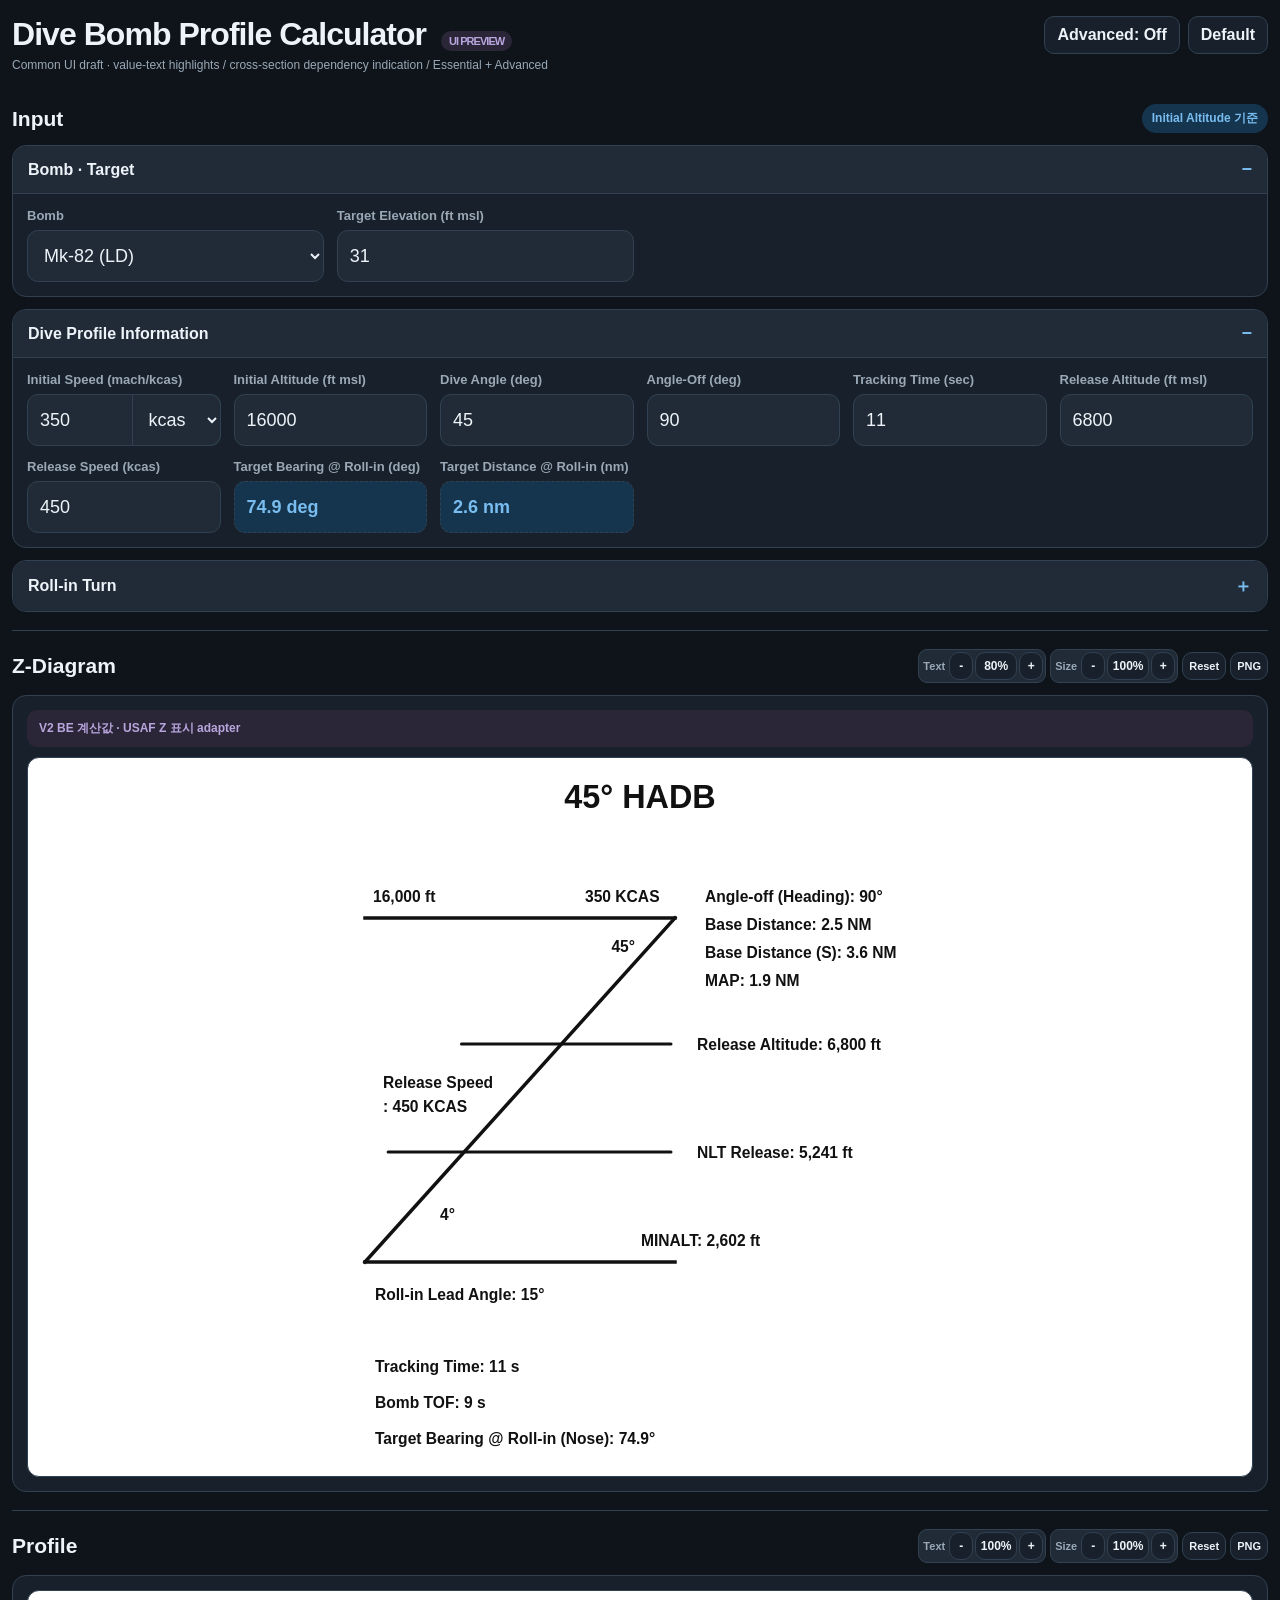
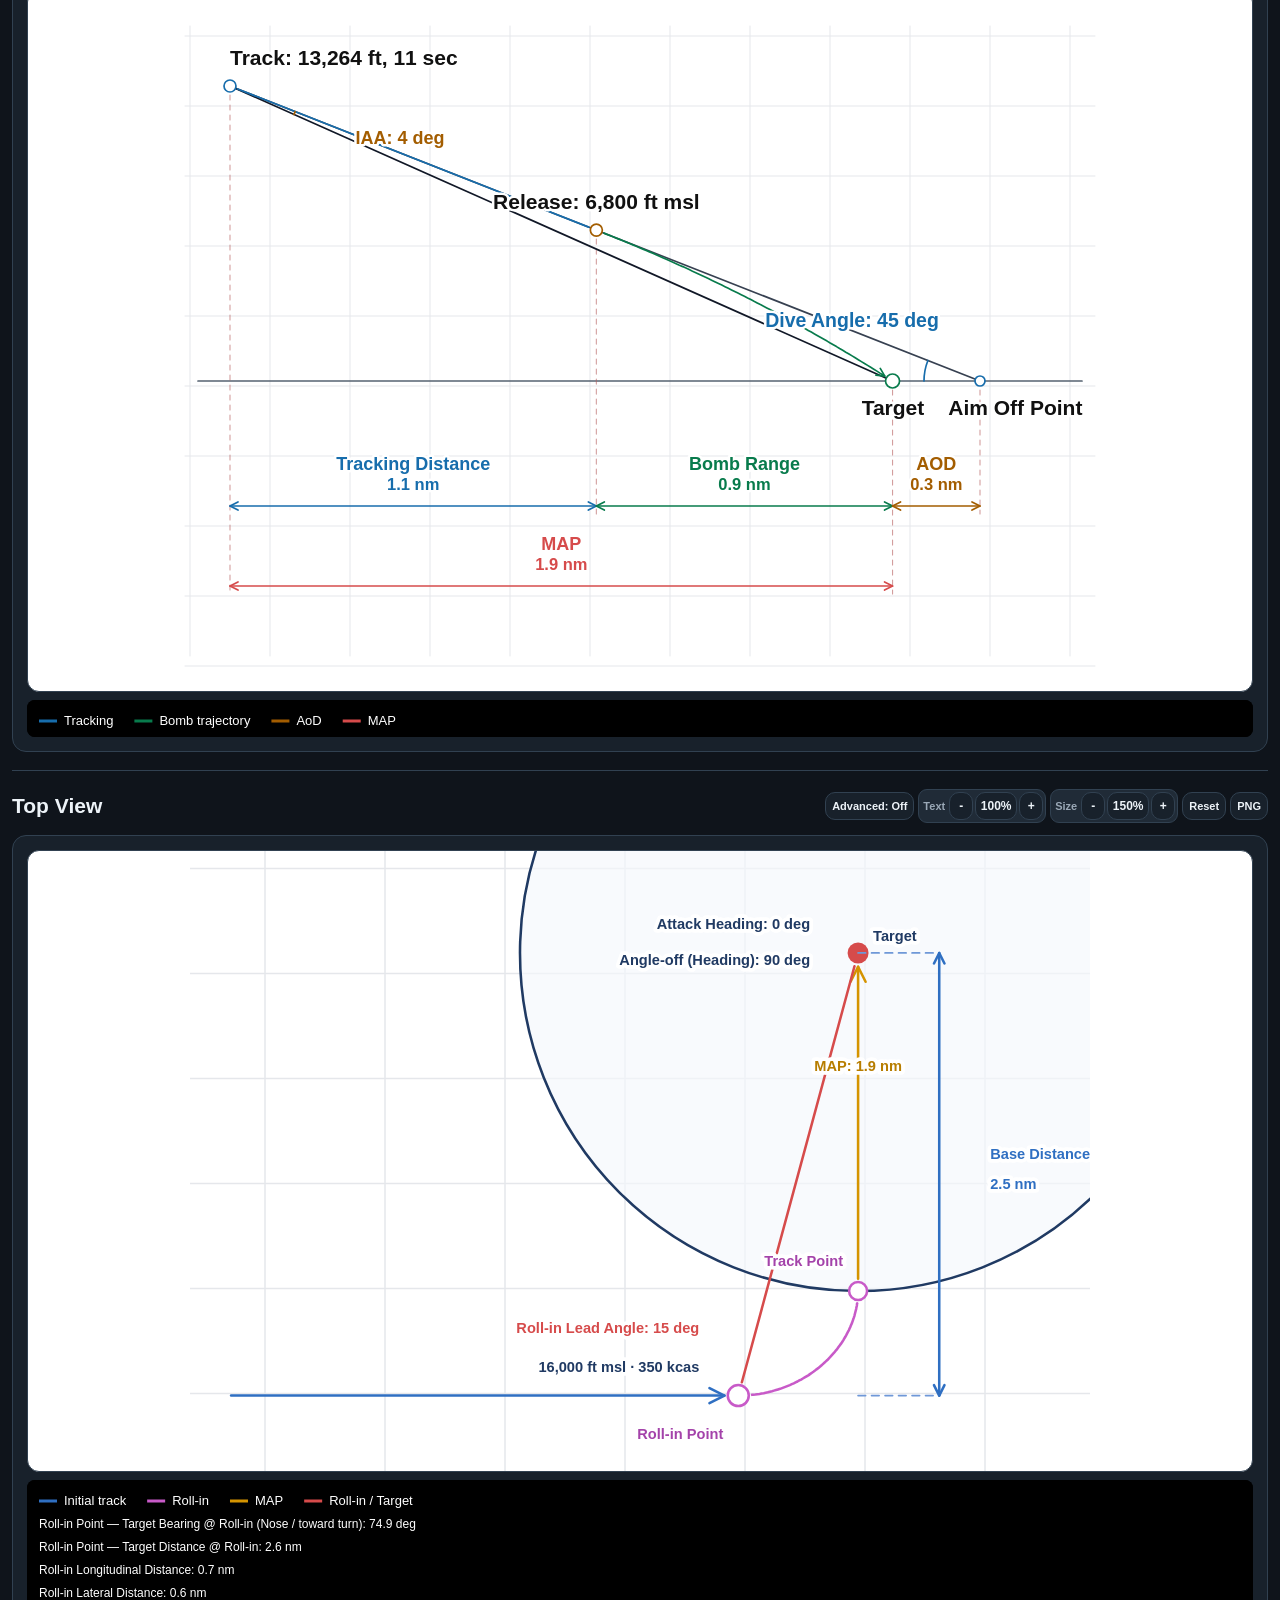
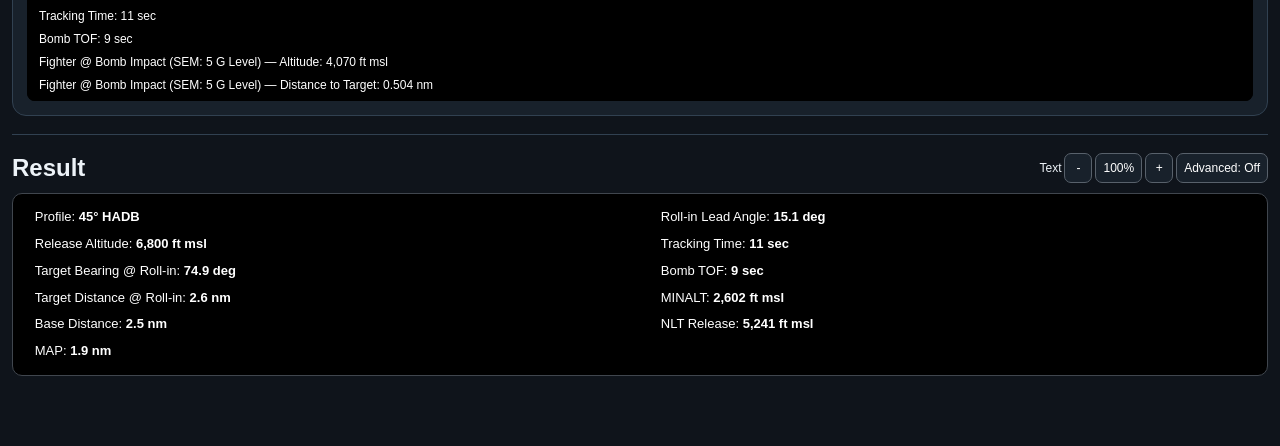
<file: index.html>
<!doctype html>
<html lang="ko">
<head>
  <meta charset="utf-8">
  <meta name="viewport" content="width=device-width, initial-scale=1">
  <meta name="color-scheme" content="dark">
  <title>BDP Common UI Preview · V2 Provider</title>
  <link rel="stylesheet" href="./common/ui/value-states-v0.1.css?v=54c09fd8a636">
  <link rel="stylesheet" href="./bdp-ui.css?v=54c09fd8a636">
  <style data-bdp-inline-style="direct-file-fallback">
    /* Keeps the reviewed UI visible when a mobile/content preview blocks linked CSS. */
    :root{
      color-scheme:dark;
      --bg:#0f141b;--panel:#18212b;--field:#202b37;--text:#edf3f8;
      --muted:#9aa8b6;--line:#314151;--blue:#79bdf0;--blue-soft:#15354e;
      --violet:#b9a6df;--violet-soft:#2b2637;--green:#65d49d;--amber:#ffbd62;--amber-soft:#3a2a12;
      --value-input:var(--text);--value-result:var(--blue);--value-result-bg:var(--blue-soft);
      --value-dependent-input:var(--amber);--value-dependent-input-bg:var(--amber-soft);
      --value-dependent-change:var(--violet);--value-dependent-change-bg:var(--violet-soft);--radius:14px;
      font-family:-apple-system,BlinkMacSystemFont,"Segoe UI","Noto Sans KR",sans-serif
    }
    *{box-sizing:border-box}
    body{margin:0;background:var(--bg);color:var(--text)}
    button,input,select{font:inherit}
    .app{width:min(1680px,calc(100% - 24px));margin:0 auto;padding:16px 0 52px}
    .topbar{display:flex;align-items:flex-start;justify-content:space-between;gap:16px;margin-bottom:14px}
    .title-wrap h1{margin:0;font-size:clamp(22px,2.7vw,32px);letter-spacing:-.03em}
    .subtitle{margin-top:5px;color:var(--muted);font-size:12px}
    .toolbar{display:flex;gap:8px;flex-wrap:wrap;justify-content:flex-end}
    .plot-controls{display:flex;gap:4px;flex-wrap:nowrap;justify-content:flex-end;align-items:center;min-width:0;white-space:nowrap}
    .control-group{display:inline-flex;align-items:center;gap:2px;padding:2px;border:1px solid var(--line);border-radius:9px;background:var(--field)}
    .control-label{padding:0 2px;color:var(--muted);font-size:11px;line-height:1;font-weight:850}
    .control-group .btn{min-width:24px;min-height:28px;padding:2px 4px;background:var(--panel);font-size:12px;line-height:1}
    .control-group .scale-value{min-width:42px;font-variant-numeric:tabular-nums}
    .plot-controls>.btn{min-height:28px;padding:4px 6px;font-size:11px}
    .btn,.toggle{min-height:38px;border:1px solid var(--line);border-radius:10px;padding:8px 12px;background:var(--panel);color:var(--text);font-weight:800;cursor:pointer}
    .btn:disabled,.toggle:disabled{opacity:.45;cursor:not-allowed}
    .btn:focus-visible,.toggle:focus-visible,input:focus-visible,select:focus-visible,summary:focus-visible{outline:3px solid rgba(121,189,240,.25);outline-offset:2px}
    .toggle.active,.toggle[aria-pressed="true"]{color:var(--blue);background:var(--blue-soft);border-color:var(--blue)}
    .preview-badge{display:inline-flex;margin-left:7px;padding:4px 8px;border-radius:999px;background:var(--violet-soft);color:var(--violet);font-size:11px;font-weight:900}
    .section{padding:18px 0;border-top:1px solid var(--line)}
    .section:first-of-type{border-top:0}
    .section-head{display:flex;align-items:center;justify-content:space-between;gap:12px;margin-bottom:12px}
    .section-head h2{margin:0;font-size:21px}
    .mode{font-size:12px;font-weight:850;color:var(--blue);background:var(--blue-soft);padding:6px 10px;border-radius:999px}
    .input-groups{display:grid;gap:12px}
    .panel{border:1px solid var(--line);border-radius:var(--radius);background:var(--panel);overflow:hidden}
    .panel summary{list-style:none;cursor:pointer;padding:13px 15px;background:var(--field);font-weight:850;display:flex;align-items:center;justify-content:space-between}
    .panel summary::-webkit-details-marker{display:none}
    .panel summary::after{content:"＋";color:var(--blue);font-size:18px}
    .panel[open] summary::after{content:"−"}
    .panel[open] summary{border-bottom:1px solid var(--line)}
    .panel-body{padding:14px}
    .grid{display:grid;grid-template-columns:repeat(4,minmax(130px,1fr));gap:13px}
    .grid.profile{grid-template-columns:repeat(6,minmax(120px,1fr))}
    .field{display:grid;gap:7px;align-content:start;min-width:0}
    .field-label{font-size:13px;font-weight:800;color:var(--muted)}
    input,select,.readout{width:100%;min-height:52px;padding:10px 12px;border:1px solid var(--line);border-radius:11px;color:var(--text);background:var(--field);font-size:18px;font-variant-numeric:tabular-nums;outline:none}
    input[type="checkbox"]{width:18px;min-height:18px;height:18px;padding:0;margin:0;accent-color:var(--blue)}
    input:focus,select:focus{border-color:var(--blue);box-shadow:0 0 0 3px rgba(121,189,240,.14)}
    input:disabled{opacity:.62;cursor:not-allowed}
    .readout{display:flex;align-items:center;border-style:dashed;color:var(--blue);background:var(--blue-soft);font-weight:850}
    .compound{display:grid;grid-template-columns:minmax(0,1fr) 88px}
    .compound input{border-radius:11px 0 0 11px}
    .compound select{border-left:0;border-radius:0 11px 11px 0}
    .advanced-only{display:none}
    body.show-advanced .advanced-only{display:grid}
    section.advanced-only,details.advanced-only{display:none}
    body.show-advanced section.advanced-only,body.show-advanced details.advanced-only{display:block}
    .level-only{display:none!important}
    .app.level-mode .level-only{display:grid!important}
    .app.level-mode .dive-only{display:none!important}
    .level-turn-option{margin-left:auto;margin-right:10px;align-items:center;grid-template-columns:auto auto;gap:7px;color:var(--blue);font-size:12px;font-weight:850;cursor:pointer}
    .level-turn-option{display:none}
    .app.level-turn-range .level-turn-option{display:inline-grid!important}
    .adv-tag{font-size:10px;font-weight:900;color:var(--violet);margin-left:5px}
    .dep-flash,.value-dependent-input{color:var(--amber)!important;background:var(--amber-soft)!important}
    .value-dependent-change{color:var(--violet)!important;background:var(--violet-soft)!important;transition:color 1.25s ease,background-color 1.25s ease}
    svg .value-dependent-change{fill:var(--violet)!important;transition:fill 1.25s ease}
    .card{border:1px solid var(--line);border-radius:var(--radius);background:var(--panel);padding:14px}
    .canvas{overflow-x:auto;border:1px solid var(--line);border-radius:12px;background:#fff}
    .canvas>svg{display:block;width:100%;height:auto;min-width:0;margin-inline:auto;background:#fff}
    .canvas>svg.plot-pan-enabled{cursor:grab;touch-action:none;user-select:none}
    .canvas>svg.plot-panning{cursor:grabbing}
    #z-diagram{max-width:650px}
    #profile-diagram{max-width:980px}
    #top-diagram{max-width:900px}
    svg text{font-family:inherit}
    .movable-label{cursor:grab;touch-action:none;user-select:none}
    .movable-label.dragging{cursor:grabbing}
    .label-halo{paint-order:stroke;stroke:#fff;stroke-width:5px;stroke-linejoin:round}
    .result-table{width:100%;border-collapse:collapse}
    .result-table td{padding:11px 10px;border-bottom:1px solid var(--line)}
    .result-table td:first-child{width:38%;color:var(--muted)}
    .result-value,.value-result{color:var(--blue);font-weight:850;background:var(--blue-soft)}
    svg .value-result{fill:var(--blue)}
    .note{padding:10px 12px;border-radius:10px;background:var(--violet-soft);color:var(--violet);font-size:12px;font-weight:750}
    .sr-only{position:absolute!important;width:1px!important;height:1px!important;padding:0!important;margin:-1px!important;overflow:hidden!important;clip:rect(0,0,0,0)!important;white-space:nowrap!important;border:0!important}
    @media(max-width:1040px){
      .grid,.grid.profile{grid-template-columns:repeat(3,minmax(0,1fr))}
    }
    @media(max-width:620px){
      .topbar{flex-direction:column}.toolbar{justify-content:flex-start}
      .grid,.grid.profile{grid-template-columns:repeat(2,minmax(0,1fr));gap:9px}
      input,select,.readout{min-height:46px;font-size:16px;padding:8px 9px}
      .section-head{align-items:flex-start}.plot-section-head{display:grid;grid-template-columns:minmax(0,1fr);gap:8px}
      .plot-controls{width:100%;justify-content:flex-start;overflow-x:auto}
    }
    @media(prefers-reduced-motion:reduce){.dep-flash,.value-dependent-input,.value-dependent-change,svg .value-dependent-change{transition:none}}
  </style>
  <link rel="stylesheet" href="./common/ui/result-panel-v0.1.css?v=54c09fd8a636">
</head>
<body>
<main class="app" id="app" data-status="work">
  <header class="topbar">
    <div class="title-wrap">
      <h1>Dive Bomb Profile Calculator <span class="preview-badge">UI PREVIEW</span></h1>
      <div class="subtitle">Common UI draft · value-text highlights / cross-section dependency indication / Essential + Advanced</div>
    </div>
    <div class="toolbar">
      <button id="advancedToggle" class="toggle" type="button" aria-pressed="false">Advanced: Off</button>
      <button id="defaultBtn" class="btn" type="button">Default</button>
    </div>
    <span class="sr-only" id="provider-status" role="status">Provider 연결 대기</span>
  </header>

  <section class="section">
    <div class="section-head"><h2>Input</h2><span class="mode" id="solveMode" data-mode="initialAltitude">Initial Altitude 기준</span></div>
    <div class="input-groups">
      <details class="panel" open>
        <summary>Bomb · Target</summary>
        <div class="panel-body"><div class="grid">
          <label class="field"><span class="field-label">Bomb</span>
            <select data-key="weapon" data-bdp-input="weaponId">
              <option value="M82">Mk-82 (LD)</option>
              <option value="B49">Mk-82 AIR (HD)</option>
              <option value="M83">Mk-83 (LD)</option>
              <option value="B85">Mk-83 AIR (HD)</option>
              <option value="M84">Mk-84 (LD)</option>
              <option value="B50">Mk-84 AIR (HD)</option>
            </select>
          </label>
          <label class="field"><span class="field-label">Target Elevation (ft msl)</span>
            <input data-key="targetElevation" data-bdp-input="targetElevationMslFt" value="31" inputmode="decimal">
          </label>
          <label class="field advanced-only"><span class="field-label">Attack Heading (deg) <span class="adv-tag">ADV</span></span>
            <input data-key="attackHeading" data-bdp-input="attackHeadingDeg" value="0" inputmode="decimal">
          </label>
          <label class="field advanced-only"><span class="field-label">Wind Direction (deg) <span class="adv-tag">ADV</span></span>
            <input data-key="windDirection" data-bdp-input="windDirectionDeg" value="0" inputmode="decimal">
          </label>
          <label class="field advanced-only"><span class="field-label">Wind Speed (kt) <span class="adv-tag">ADV</span></span>
            <input data-key="windSpeed" data-bdp-input="windSpeedKt" value="0" inputmode="decimal">
          </label>
        </div></div>
      </details>

      <details class="panel advanced-only">
        <summary>MINALT · NLT <span class="adv-tag">ADV</span></summary>
        <div class="panel-body"><div class="grid">
          <label class="field"><span class="field-label">Fragment Height Margin (%)</span>
            <input data-key="fragmentMargin" data-bdp-input="fragmentHeightMarginPercent" value="20" inputmode="decimal">
          </label>
          <div class="field"><span class="field-label">MINALT (ft msl)</span>
            <output class="readout" data-bdp-output="minAltMslFt">—</output>
          </div>
          <div class="field"><span class="field-label" data-safety-release-label>NLT Release (ft msl)</span>
            <output class="readout" data-bdp-output="safetyReleaseMslFt">—</output>
          </div>
          <div class="field"><span class="field-label">Recovery G (G)</span>
            <output class="readout" data-bdp-output="recoveryG">5.0</output>
          </div>
          <label class="field"><span class="field-label">Speed Overshoot (kcas)</span>
            <input data-key="speedOvershoot" data-bdp-input="speedOvershootKcas" value="50" inputmode="decimal">
          </label>
          <label class="field"><span class="field-label">G Onset Time (sec)</span>
            <input data-key="gOnsetTime" data-bdp-input="gOnsetTimeSec" value="2" inputmode="decimal">
          </label>
        </div></div>
      </details>

      <details class="panel" open>
        <summary>Dive Profile Information</summary>
        <div class="panel-body"><div class="grid profile">
          <label class="field"><span class="field-label">Initial Speed (mach/kcas)</span>
            <span class="compound"><input data-key="initialSpeed" data-bdp-input="initialSpeedValue" value="350" inputmode="decimal">
            <select data-key="initialSpeedMode" data-bdp-input="initialSpeedMode"><option value="CAS">kcas</option><option value="MACH">mach</option></select></span>
          </label>
          <label class="field"><span class="field-label">Initial Altitude (ft msl)</span>
            <input data-key="initialAltitude" data-bdp-input="rollInStartAltitudeMslFt" value="16000" inputmode="decimal">
          </label>
          <label class="field"><span class="field-label">Dive Angle (deg)</span>
            <input data-key="diveAngle" data-bdp-input="diveAngleDeg" value="45" inputmode="decimal">
          </label>
          <label class="field"><span class="field-label">Angle-Off (deg)</span>
            <input data-key="angleOff" data-bdp-input="angleOffDeg" value="90" inputmode="decimal">
          </label>
          <label class="field dive-only"><span class="field-label">Tracking Time (sec)</span>
            <input data-key="trackingTime" data-bdp-input="trackingTimeSec" value="18" inputmode="decimal">
          </label>
          <label class="field level-only"><span class="field-label">MAP (nm)</span>
            <input data-key="levelMap" data-bdp-input="levelMapNm" value="5.0" inputmode="decimal">
          </label>
          <div class="field level-only"><span class="field-label">Tracking Time</span>
            <output class="readout" data-bdp-output="levelTrackingTime">—</output>
          </div>
          <label class="field"><span class="field-label">Release Altitude (ft msl)</span>
            <input data-key="releaseAltitude" data-bdp-input="releaseAltitudeMslFt" value="6800" inputmode="decimal">
          </label>
          <label class="field"><span class="field-label">Release Speed (kcas)</span>
            <input data-key="releaseSpeed" data-bdp-input="releaseSpeedKcas" value="450" inputmode="decimal">
          </label>
          <div class="field" title="기수 0°부터 선회 방향으로 측정한 상대각입니다. 북쪽 기준 절대방위가 아닙니다.">
            <span class="field-label">Target Bearing @ Roll-in (deg)</span>
            <output class="readout" data-bdp-output="targetRelativeBearingAtRollInDeg" aria-label="Target Bearing @ Roll-in, relative to Nose">—</output>
          </div>
          <div class="field" title="Roll-in Point에서 Target까지의 수평 직선거리입니다. Slant Range 또는 Aim Off Point까지의 거리가 아닙니다.">
            <span class="field-label">Target Distance @ Roll-in (nm)</span>
            <output class="readout" data-bdp-output="targetDistanceAtRollInNm" aria-label="Target Distance @ Roll-in">—</output>
          </div>
        </div></div>
      </details>

      <details class="panel" id="roll-in-turn-panel">
        <summary><span>Roll-in Turn</span><label class="level-turn-option" id="level-turn-option">
          <input type="checkbox" data-bdp-input="levelTurnEnabled" checked>
          <span>Level Turn</span>
        </label></summary>
        <div class="panel-body"><div class="grid">
          <label class="field"><span class="field-label">Angle-Off (deg)</span>
            <input data-key="angleOff" data-bdp-input="angleOffDeg" value="90" inputmode="decimal">
          </label>
          <label class="field"><span class="field-label">Roll-in Bank Angle (deg)</span>
            <input data-key="rollBank" data-bdp-input="rollInBankAngleDeg" value="112.5" inputmode="decimal">
          </label>
          <label class="field"><span class="field-label">Roll-in Bank G (G)</span>
            <input data-key="rollG" data-bdp-input="rollInG" value="4.0" inputmode="decimal">
          </label>
          <div class="field"><span class="field-label">Lead Angle (deg)</span>
            <output class="readout" data-bdp-output="leadAngleDeg">—</output>
          </div>
          <div class="field advanced-only"><span class="field-label">Roll-in Altitude Loss (ft) <span class="adv-tag">ADV</span></span>
            <output class="readout" data-bdp-output="rollInAltitudeLossFt">—</output>
          </div>
          <div class="field"><span class="field-label">Roll-in Longitudinal Distance (nm)</span>
            <output class="readout" data-bdp-output="rollInLongitudinalDistanceNm">—</output>
          </div>
          <div class="field"><span class="field-label">Roll-in Lateral Distance (nm)</span>
            <output class="readout" data-bdp-output="rollInLateralDistanceNm">—</output>
          </div>
        </div></div>
      </details>
    </div>
  </section>

  <section class="section">
    <div class="section-head plot-section-head"><h2>Z-Diagram</h2><div class="plot-controls">
      <div class="control-group" data-font-target="z-diagram" aria-label="Z-Diagram text size">
        <span class="control-label">Text</span><button class="btn" data-font-scale="out" type="button" aria-label="Decrease Z-Diagram text">-</button><button class="btn scale-value" data-font-scale="reset" type="button" aria-label="Reset Z-Diagram text size">80%</button><button class="btn" data-font-scale="in" type="button" aria-label="Increase Z-Diagram text">+</button>
      </div>
      <div class="control-group" data-zoom-target="z-diagram" aria-label="Z-Diagram size">
        <span class="control-label">Size</span><button class="btn" data-zoom="out" type="button" aria-label="Zoom out Z-Diagram">-</button><button class="btn scale-value" data-zoom="reset" type="button" aria-label="Reset Z-Diagram zoom">100%</button><button class="btn" data-zoom="in" type="button" aria-label="Zoom in Z-Diagram">+</button>
      </div>
      <button class="btn" data-reset-plot="z-diagram" type="button" aria-label="Reset Z-Diagram plot">Reset</button><button class="btn" data-export-svg="z-diagram" data-export-name="BDP_Z_Diagram.png" type="button">PNG</button>
    </div></div>
    <div class="card">
      <div class="note">V2 BE 계산값 · USAF Z 표시 adapter</div>
      <div class="canvas" style="margin-top:10px">
        <svg id="z-diagram" viewBox="0 -62 650 718" role="img" aria-label="Z-Diagram"></svg>
      </div>
    </div>
  </section>

  <section class="section">
    <div class="section-head plot-section-head"><h2>Profile</h2><div class="plot-controls">
      <div class="control-group" data-font-target="profile-diagram" aria-label="Profile text size">
        <span class="control-label">Text</span><button class="btn" data-font-scale="out" type="button" aria-label="Decrease Profile text">-</button><button class="btn scale-value" data-font-scale="reset" type="button" aria-label="Reset Profile text size">100%</button><button class="btn" data-font-scale="in" type="button" aria-label="Increase Profile text">+</button>
      </div>
      <div class="control-group" data-zoom-target="profile-diagram" aria-label="Profile size">
        <span class="control-label">Size</span><button class="btn" data-zoom="out" type="button" aria-label="Zoom out Profile">-</button><button class="btn scale-value" data-zoom="reset" type="button" aria-label="Reset Profile zoom">100%</button><button class="btn" data-zoom="in" type="button" aria-label="Zoom in Profile">+</button>
      </div>
      <button class="btn" data-reset-plot="profile-diagram" type="button" aria-label="Reset Profile plot">Reset</button><button class="btn" data-export-svg="profile-diagram" data-export-name="BDP_Profile.png" type="button">PNG</button>
    </div></div>
    <div class="card"><div class="canvas">
      <svg data-export-legend="profile-legend" id="profile-diagram" viewBox="0 0 980 700" role="img" aria-label="Profile"></svg>
    </div>
<svg class="diagram-legend-box" id="profile-legend" role="img" aria-label="Profile legend"></svg></div>
  </section>

  <section class="section">
    <div class="section-head plot-section-head"><h2>Top View</h2><div class="plot-controls"><button class="btn" id="top-advanced-toggle" type="button" aria-pressed="false" aria-controls="top-diagram">Advanced: Off</button>
      <div class="control-group" data-font-target="top-diagram" aria-label="Top View text size">
        <span class="control-label">Text</span><button class="btn" data-font-scale="out" type="button" aria-label="Decrease Top View text">-</button><button class="btn scale-value" data-font-scale="reset" type="button" aria-label="Reset Top View text size">100%</button><button class="btn" data-font-scale="in" type="button" aria-label="Increase Top View text">+</button>
      </div>
      <div class="control-group" data-zoom-target="top-diagram" aria-label="Top View size">
        <span class="control-label">Size</span><button class="btn" data-zoom="out" type="button" aria-label="Zoom out Top View">-</button><button class="btn scale-value" data-zoom="reset" type="button" aria-label="Reset Top View zoom">100%</button><button class="btn" data-zoom="in" type="button" aria-label="Zoom in Top View">+</button>
      </div>
      <button class="btn" data-reset-plot="top-diagram" type="button" aria-label="Reset Top View plot">Reset</button><button class="btn" data-export-svg="top-diagram" data-export-name="BDP_Top_View.png" type="button">PNG</button>
    </div></div>
    <div class="card"><div class="canvas">
      <svg data-export-legend="top-legend" id="top-diagram" viewBox="0 0 900 620" role="img" aria-label="Top View"></svg>
    </div>
<svg class="diagram-legend-box" id="top-legend" role="img" aria-label="Top legend"></svg></div>
  </section>

  <section class="section compact-results" id="result-section" data-result-panel>
<div class="result-panel-head"><h2>Result</h2><div data-result-controls aria-label="Result display controls"></div></div>
<div class="result-panel-body" id="result-summary"><div class="result-rows">
<div class="result-row" data-result-row data-summary="true"><span>Profile</span><output class="result-value" data-result-value data-bdp-output="profileTitle">—</output></div>
<div class="result-row" data-result-row data-summary="false"><span>Attack Heading</span><output class="result-value" data-result-value data-bdp-output="attackHeadingDeg">—</output></div>
<div class="result-row" data-result-row data-summary="false"><span>Roll-in Start Altitude</span><output class="result-value" data-result-value data-bdp-output="rollInStartAltitudeMslFt">—</output></div>
<div class="result-row" data-result-row data-summary="false"><span>Track Altitude</span><output class="result-value" data-result-value data-bdp-output="trackPointAltitudeMslFt">—</output></div>
<div class="result-row" data-result-row data-summary="true"><span>Release Altitude</span><output class="result-value" data-result-value data-bdp-output="effectiveReleaseAltitudeMslFt">—</output></div>
<div class="result-row" data-result-row data-summary="true" title="Nose 기준, 선회 방향으로 측정한 상대각"><span>Target Bearing @ Roll-in</span><output class="result-value" data-result-value data-bdp-output="targetRelativeBearingAtRollInDeg">—</output></div>
<div class="result-row" data-result-row data-summary="true"><span>Target Distance @ Roll-in</span><output class="result-value" data-result-value data-bdp-output="targetDistanceAtRollInNm">—</output></div>
<div class="result-row" data-result-row data-summary="true"><span>Base Distance</span><output class="result-value" data-result-value data-bdp-output="baseDistanceNm">—</output></div>
<div class="result-row" data-result-row data-summary="false"><span>Roll-in Lateral Distance</span><output class="result-value" data-result-value data-bdp-output="rollInLateralDistanceNm">—</output></div>
<div class="result-row" data-result-row data-summary="true"><span>MAP</span><output class="result-value" data-result-value data-bdp-output="groundRangeNm">—</output></div>
<div class="result-row" data-result-row data-summary="false"><span>IAA</span><output class="result-value" data-result-value data-bdp-output="aimOffAngleDeg">—</output></div>
<div class="result-row" data-result-row data-summary="true"><span>Roll-in Lead Angle</span><output class="result-value" data-result-value data-bdp-output="leadAngleDeg">—</output></div>
<div class="result-row" data-result-row data-summary="true"><span>Tracking Time</span><output class="result-value" data-result-value data-bdp-output="trackingTimeSec">—</output></div>
<div class="result-row" data-result-row data-summary="false"><span>Bomb Range</span><output class="result-value" data-result-value data-bdp-output="bombRangeNm">—</output></div>
<div class="result-row" data-result-row data-summary="true"><span>Bomb TOF</span><output class="result-value" data-result-value data-bdp-output="bombTofSec">—</output></div>
<div class="result-row" data-result-row data-summary="true"><span>MINALT</span><output class="result-value" data-result-value data-bdp-output="minAltResultMslFt">—</output></div>
<div class="result-row" data-result-row data-summary="false"><span>Initial Altitude</span><output class="result-value" data-result-value data-bdp-output="resolvedInitialAltitudeMslFt">—</output></div>
<div class="result-row" data-result-row data-summary="false"><span>Target Slant Distance @ Roll-in</span><output class="result-value" data-result-value data-bdp-output="rollInSlantNm">—</output></div>
<div class="result-row" data-result-row data-summary="false"><span>Roll-in Distance (Shaft legacy)</span><output class="result-value" data-result-value data-bdp-output="rollInRangeProfileFitNm">—</output></div>
<div class="result-row" data-result-row data-summary="false"><span>Roll-in Longitudinal Distance</span><output class="result-value" data-result-value data-bdp-output="rollInLongitudinalDistanceNm">—</output></div>
<div class="result-row" data-result-row data-summary="true"><span data-safety-release-result-label>NLT Release</span><output class="result-value" data-result-value data-bdp-output="safetyReleaseResultMslFt">—</output></div>
</div><p data-result-empty>No available summary results.</p></div>
</section>

  <div class="sr-only" id="provider-error" role="alert"></div>
</main>

<script type="module" src="./bdp-app.mjs?v=54c09fd8a636"></script>
</body>
</html>
</file>
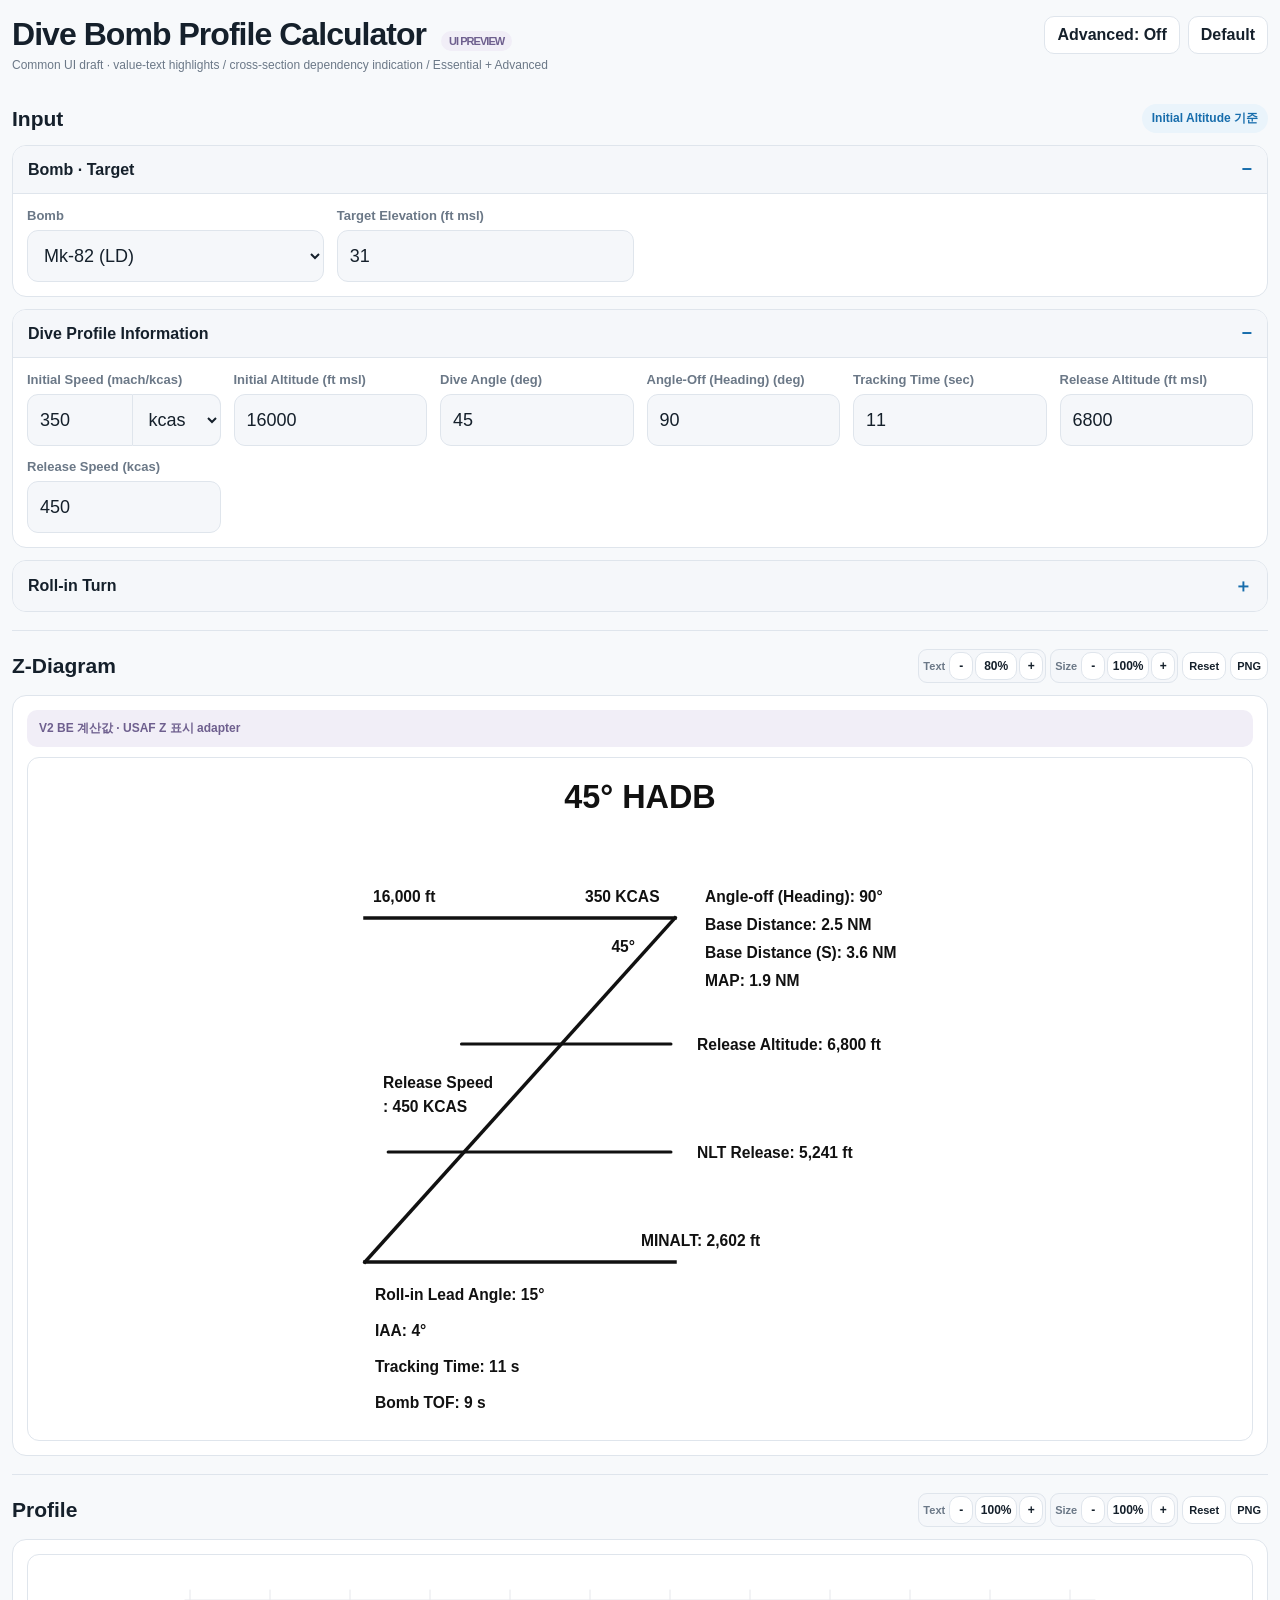
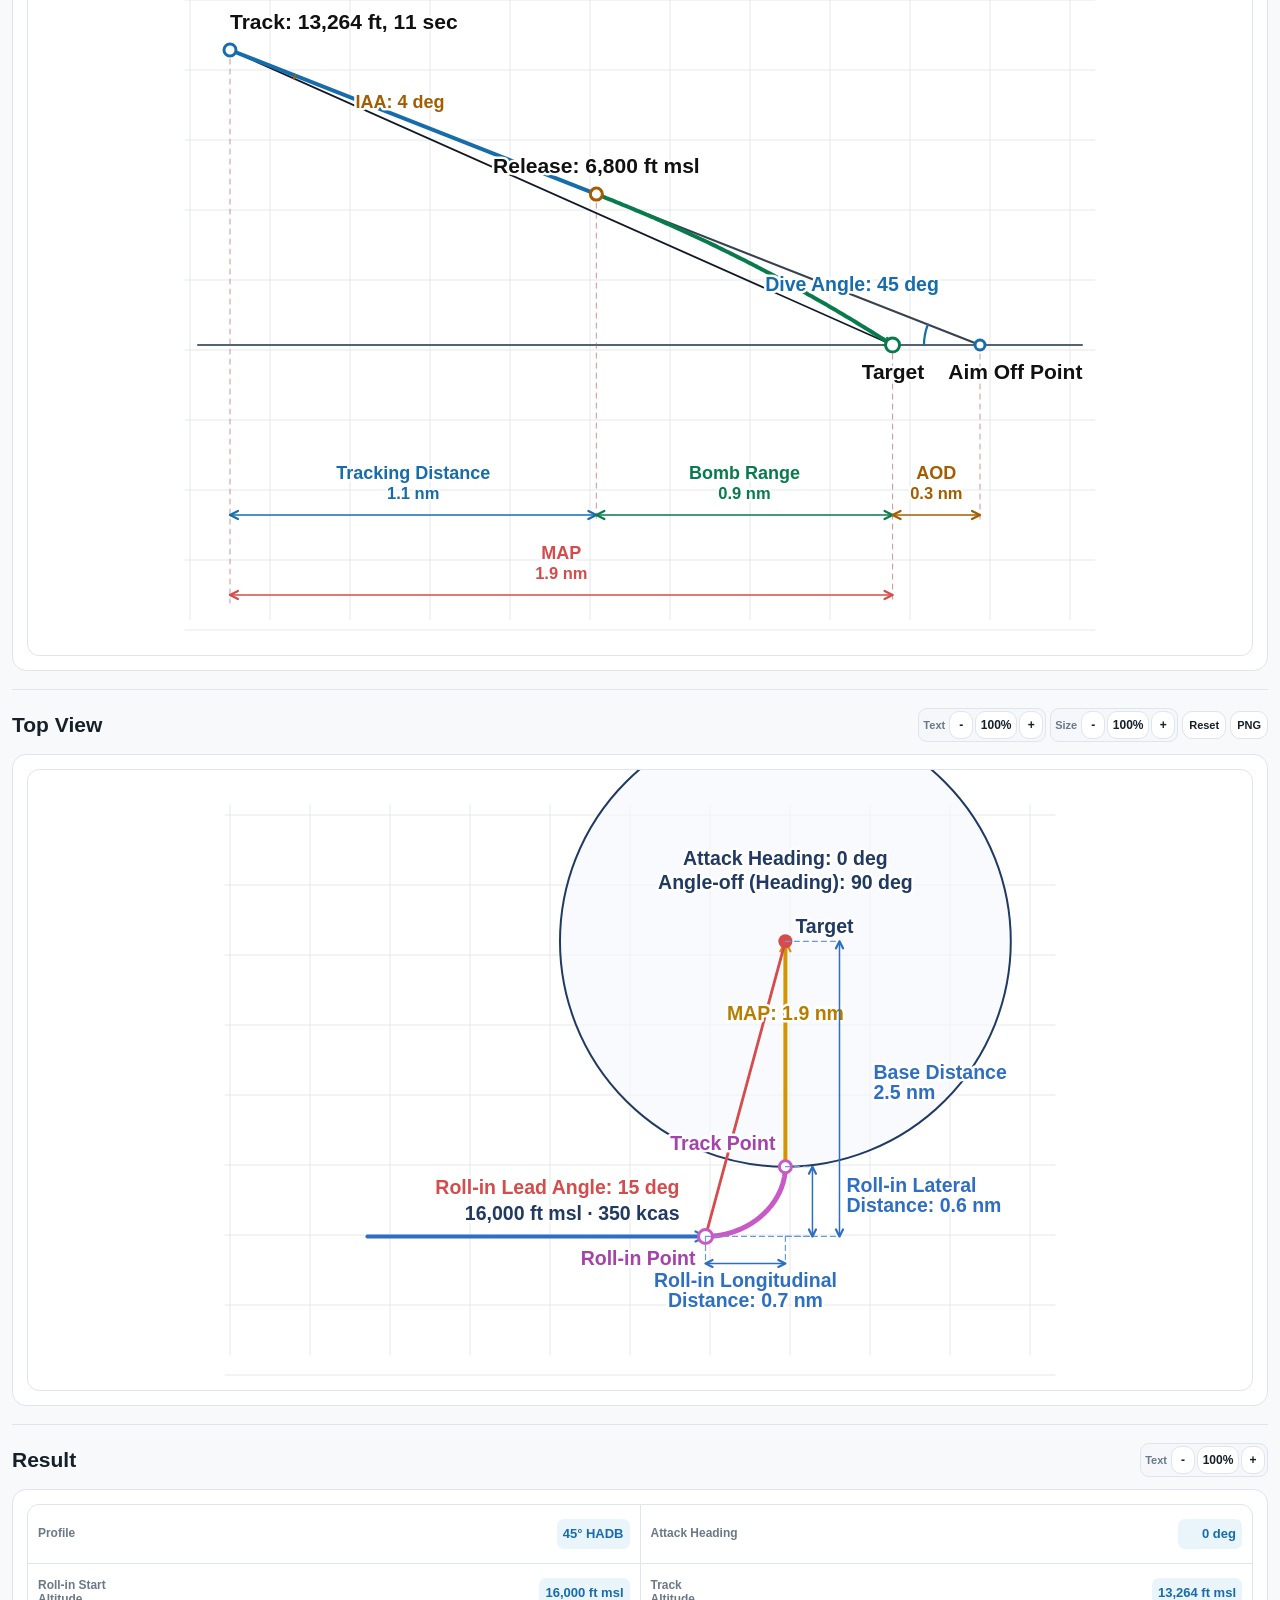
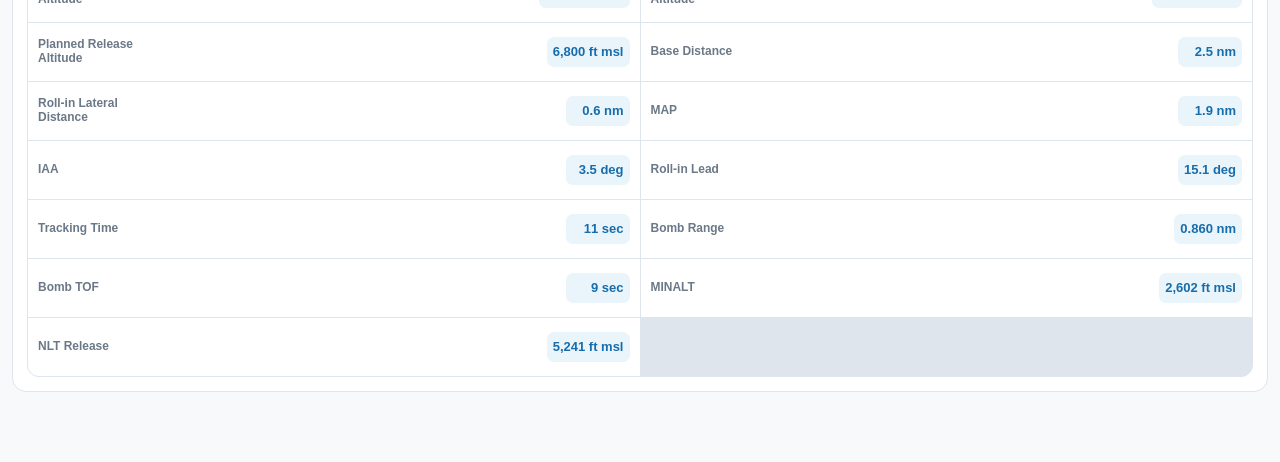
<file: bdp-standalone.html>
<!doctype html>
<html lang="ko">
<head>
  <meta charset="utf-8">
  <meta name="viewport" content="width=device-width, initial-scale=1">
  <meta name="color-scheme" content="dark">
  <title>BDP Common UI Preview · V2 Provider</title>
<style data-bdp-inline-style="direct-file-fallback">
    /* Keeps the reviewed UI visible when a mobile/content preview blocks linked CSS. */
    :root{
      color-scheme:dark;
      --bg:#0f141b;--panel:#18212b;--field:#202b37;--text:#edf3f8;
      --muted:#9aa8b6;--line:#314151;--blue:#79bdf0;--blue-soft:#15354e;
      --violet:#b9a6df;--violet-soft:#2b2637;--green:#65d49d;--amber:#ffbd62;--amber-soft:#3a2a12;
      --value-input:var(--text);--value-result:var(--blue);--value-result-bg:var(--blue-soft);
      --value-dependent-input:var(--amber);--value-dependent-input-bg:var(--amber-soft);
      --value-dependent-change:var(--violet);--value-dependent-change-bg:var(--violet-soft);--radius:14px;
      font-family:-apple-system,BlinkMacSystemFont,"Segoe UI","Noto Sans KR",sans-serif
    }
    *{box-sizing:border-box}
    body{margin:0;background:var(--bg);color:var(--text)}
    button,input,select{font:inherit}
    .app{width:min(1680px,calc(100% - 24px));margin:0 auto;padding:16px 0 52px}
    .topbar{display:flex;align-items:flex-start;justify-content:space-between;gap:16px;margin-bottom:14px}
    .title-wrap h1{margin:0;font-size:clamp(22px,2.7vw,32px);letter-spacing:-.03em}
    .subtitle{margin-top:5px;color:var(--muted);font-size:12px}
    .toolbar{display:flex;gap:8px;flex-wrap:wrap;justify-content:flex-end}
    .plot-controls{display:flex;gap:4px;flex-wrap:nowrap;justify-content:flex-end;align-items:center;min-width:0;white-space:nowrap}
    .control-group{display:inline-flex;align-items:center;gap:2px;padding:2px;border:1px solid var(--line);border-radius:9px;background:var(--field)}
    .control-label{padding:0 2px;color:var(--muted);font-size:11px;line-height:1;font-weight:850}
    .control-group .btn{min-width:24px;min-height:28px;padding:2px 4px;background:var(--panel);font-size:12px;line-height:1}
    .control-group .scale-value{min-width:42px;font-variant-numeric:tabular-nums}
    .plot-controls>.btn{min-height:28px;padding:4px 6px;font-size:11px}
    .btn,.toggle{min-height:38px;border:1px solid var(--line);border-radius:10px;padding:8px 12px;background:var(--panel);color:var(--text);font-weight:800;cursor:pointer}
    .btn:disabled,.toggle:disabled{opacity:.45;cursor:not-allowed}
    .btn:focus-visible,.toggle:focus-visible,input:focus-visible,select:focus-visible,summary:focus-visible{outline:3px solid rgba(121,189,240,.25);outline-offset:2px}
    .toggle.active,.toggle[aria-pressed="true"]{color:var(--blue);background:var(--blue-soft);border-color:var(--blue)}
    .preview-badge{display:inline-flex;margin-left:7px;padding:4px 8px;border-radius:999px;background:var(--violet-soft);color:var(--violet);font-size:11px;font-weight:900}
    .section{padding:18px 0;border-top:1px solid var(--line)}
    .section:first-of-type{border-top:0}
    .section-head{display:flex;align-items:center;justify-content:space-between;gap:12px;margin-bottom:12px}
    .section-head h2{margin:0;font-size:21px}
    .mode{font-size:12px;font-weight:850;color:var(--blue);background:var(--blue-soft);padding:6px 10px;border-radius:999px}
    .input-groups{display:grid;gap:12px}
    .panel{border:1px solid var(--line);border-radius:var(--radius);background:var(--panel);overflow:hidden}
    .panel summary{list-style:none;cursor:pointer;padding:13px 15px;background:var(--field);font-weight:850;display:flex;align-items:center;justify-content:space-between}
    .panel summary::-webkit-details-marker{display:none}
    .panel summary::after{content:"＋";color:var(--blue);font-size:18px}
    .panel[open] summary::after{content:"−"}
    .panel[open] summary{border-bottom:1px solid var(--line)}
    .panel-body{padding:14px}
    .grid{display:grid;grid-template-columns:repeat(4,minmax(130px,1fr));gap:13px}
    .grid.profile{grid-template-columns:repeat(6,minmax(120px,1fr))}
    .field{display:grid;gap:7px;align-content:start;min-width:0}
    .field-label{font-size:13px;font-weight:800;color:var(--muted)}
    input,select,.readout{width:100%;min-height:52px;padding:10px 12px;border:1px solid var(--line);border-radius:11px;color:var(--text);background:var(--field);font-size:18px;font-variant-numeric:tabular-nums;outline:none}
    input[type="checkbox"]{width:18px;min-height:18px;height:18px;padding:0;margin:0;accent-color:var(--blue)}
    input:focus,select:focus{border-color:var(--blue);box-shadow:0 0 0 3px rgba(121,189,240,.14)}
    input:disabled{opacity:.62;cursor:not-allowed}
    .readout{display:flex;align-items:center;border-style:dashed;color:var(--blue);background:var(--blue-soft);font-weight:850}
    .compound{display:grid;grid-template-columns:minmax(0,1fr) 88px}
    .compound input{border-radius:11px 0 0 11px}
    .compound select{border-left:0;border-radius:0 11px 11px 0}
    .advanced-only{display:none}
    body.show-advanced .advanced-only{display:grid}
    section.advanced-only,details.advanced-only{display:none}
    body.show-advanced section.advanced-only,body.show-advanced details.advanced-only{display:block}
    .level-only{display:none!important}
    .app.level-mode .level-only{display:grid!important}
    .app.level-mode .dive-only{display:none!important}
    .level-turn-option{margin-left:auto;margin-right:10px;align-items:center;grid-template-columns:auto auto;gap:7px;color:var(--blue);font-size:12px;font-weight:850;cursor:pointer}
    .app.level-mode .level-turn-option{display:inline-grid!important}
    .adv-tag{font-size:10px;font-weight:900;color:var(--violet);margin-left:5px}
    .dep-flash,.value-dependent-input{color:var(--amber)!important;background:var(--amber-soft)!important}
    .value-dependent-change{color:var(--violet)!important;background:var(--violet-soft)!important;transition:color 1.25s ease,background-color 1.25s ease}
    svg .value-dependent-change{fill:var(--violet)!important;transition:fill 1.25s ease}
    .card{border:1px solid var(--line);border-radius:var(--radius);background:var(--panel);padding:14px}
    .canvas{overflow-x:auto;border:1px solid var(--line);border-radius:12px;background:#fff}
    .canvas>svg{display:block;width:100%;height:auto;min-width:0;margin-inline:auto;background:#fff}
    .canvas>svg.plot-pan-enabled{cursor:grab;touch-action:none;user-select:none}
    .canvas>svg.plot-panning{cursor:grabbing}
    #z-diagram{max-width:650px}
    #profile-diagram{max-width:980px}
    #top-diagram{max-width:900px}
    svg text{font-family:inherit}
    .movable-label{cursor:grab;touch-action:none;user-select:none}
    .movable-label.dragging{cursor:grabbing}
    .label-halo{paint-order:stroke;stroke:#fff;stroke-width:5px;stroke-linejoin:round}
    .result-table{width:100%;border-collapse:collapse}
    .result-table td{padding:11px 10px;border-bottom:1px solid var(--line)}
    .result-table td:first-child{width:38%;color:var(--muted)}
    .result-value,.value-result{color:var(--blue);font-weight:850;background:var(--blue-soft)}
    .result-summary td:first-child{width:52%}
    .result-summary-card{font-size:13px}
    .result-summary-grid{display:grid;grid-template-columns:repeat(2,minmax(0,1fr));gap:1px;overflow:hidden;border:1px solid var(--line);border-radius:12px;background:var(--line)}
    .result-compact-item{display:grid;grid-template-columns:minmax(0,1fr) minmax(64px,auto);align-items:center;gap:8px;min-height:58px;padding:8px 10px;background:var(--panel)}
    .result-compact-label{color:var(--muted);font-size:.92em;line-height:1.15;font-weight:750}
    .result-compact-value{display:inline-flex;align-items:center;justify-content:flex-end;min-height:30px;padding:4px 6px;border-radius:7px;font-size:1em;line-height:1.1;text-align:right;font-variant-numeric:tabular-nums;white-space:nowrap}
    svg .value-result{fill:var(--blue)}
    .note{padding:10px 12px;border-radius:10px;background:var(--violet-soft);color:var(--violet);font-size:12px;font-weight:750}
    .sr-only{position:absolute!important;width:1px!important;height:1px!important;padding:0!important;margin:-1px!important;overflow:hidden!important;clip:rect(0,0,0,0)!important;white-space:nowrap!important;border:0!important}
    @media(max-width:1040px){
      .grid,.grid.profile{grid-template-columns:repeat(3,minmax(0,1fr))}
    }
    @media(max-width:620px){
      .topbar{flex-direction:column}.toolbar{justify-content:flex-start}
      .grid,.grid.profile{grid-template-columns:repeat(2,minmax(0,1fr));gap:9px}
      input,select,.readout{min-height:46px;font-size:16px;padding:8px 9px}
      .section-head{align-items:flex-start}.plot-section-head{display:grid;grid-template-columns:minmax(0,1fr);gap:8px}
      .plot-controls{width:100%;justify-content:flex-start;overflow-x:auto}
      .result-summary-head{display:grid;grid-template-columns:minmax(0,1fr);gap:8px}
      .result-compact-item{grid-template-columns:minmax(0,1fr);align-content:center;gap:5px;min-height:72px}
      .result-compact-value{justify-content:flex-start;text-align:left}
    }
    @media(prefers-reduced-motion:reduce){.dep-flash,.value-dependent-input,.value-dependent-change,svg .value-dependent-change{transition:none}}
  </style>
<style>
/*
 * Common FE value-state presentation.
 * Consumers define value foreground/background tokens in their theme.
 */

.value-result {
  color: var(--value-result);
  background-color: var(--value-result-bg, transparent);
}

.value-dependent-input {
  color: var(--value-dependent-input) !important;
  background-color: var(--value-dependent-input-bg, transparent) !important;
}

.value-dependent-change {
  color: var(--value-dependent-change) !important;
  background-color: var(--value-dependent-change-bg, transparent) !important;
  transition: color 1.2s ease, background-color 1.2s ease;
}

svg .value-result {
  fill: var(--value-result);
  background-color: transparent;
}

svg .value-dependent-change {
  fill: var(--value-dependent-change) !important;
  background-color: transparent !important;
  transition: fill 1.2s ease;
}

@media (prefers-reduced-motion: reduce) {
  .value-dependent-input,
  .value-dependent-change,
  svg .value-dependent-change {
    transition: none;
  }
}
:root{
  color-scheme:light dark;
  --bg:light-dark(#f7f9fb,#0f141b);
  --panel:light-dark(#ffffff,#18212b);
  --field:light-dark(#f5f7fa,#202b37);
  --text:light-dark(#15202b,#edf3f8);
  --muted:light-dark(#6b7887,#9aa8b6);
  --line:light-dark(#dfe5ec,#314151);
  --blue:light-dark(#176dac,#79bdf0);
  --blue-soft:light-dark(#eaf4fb,#15354e);
  --violet:light-dark(#6e5f8e,#b9a6df);
  --violet-soft:light-dark(#f1eef7,#2b2637);
  --green:light-dark(#087b4c,#65d49d);
  --amber:light-dark(#a35d00,#ffbd62);
  --amber-soft:light-dark(#fff2d8,#3a2a12);
  --value-input:var(--text);
  --value-result:var(--blue);
  --value-result-bg:var(--blue-soft);
  --value-dependent-input:var(--amber);
  --value-dependent-input-bg:var(--amber-soft);
  --value-dependent-change:var(--violet);
  --value-dependent-change-bg:var(--violet-soft);
  --radius:14px;
  font-family:-apple-system,BlinkMacSystemFont,"Segoe UI","Noto Sans KR",sans-serif;
}
*{box-sizing:border-box}
body{margin:0;background:var(--bg);color:var(--text)}
button,input,select{font:inherit}
.app{width:min(1680px,calc(100% - 24px));margin:0 auto;padding:16px 0 52px}
.topbar{display:flex;align-items:flex-start;justify-content:space-between;gap:16px;margin-bottom:14px}
.title-wrap h1{margin:0;font-size:clamp(22px,2.7vw,32px);letter-spacing:-.03em}
.subtitle{margin-top:5px;color:var(--muted);font-size:12px}
.toolbar{display:flex;gap:8px;flex-wrap:wrap;justify-content:flex-end}
.plot-controls{
  display:flex;gap:4px;flex-wrap:nowrap;justify-content:flex-end;align-items:center;
  min-width:0;white-space:nowrap
}
.control-group{
  display:inline-flex;align-items:center;gap:2px;padding:2px;border:1px solid var(--line);
  border-radius:9px;background:var(--field)
}
.control-label{padding:0 2px;color:var(--muted);font-size:11px;line-height:1;font-weight:850}
.control-group .btn{min-width:24px;min-height:28px;padding:2px 4px;background:var(--panel);font-size:12px;line-height:1}
.control-group .scale-value{min-width:42px;font-variant-numeric:tabular-nums}
.plot-controls>.btn{min-height:28px;padding:4px 6px;font-size:11px}
.btn,.toggle{
  min-height:38px;border:1px solid var(--line);border-radius:10px;padding:8px 12px;
  background:var(--panel);color:var(--text);font-weight:800;cursor:pointer
}
.btn:disabled,.toggle:disabled{opacity:.45;cursor:not-allowed}
.btn:focus-visible,.toggle:focus-visible,input:focus-visible,select:focus-visible,summary:focus-visible{
  outline:3px solid color-mix(in srgb,var(--blue) 25%,transparent);outline-offset:2px
}
.toggle.active,.toggle[aria-pressed="true"]{color:var(--blue);background:var(--blue-soft);border-color:color-mix(in srgb,var(--blue) 45%,var(--line))}
.preview-badge{
  display:inline-flex;margin-left:7px;padding:4px 8px;border-radius:999px;
  background:var(--violet-soft);color:var(--violet);font-size:11px;font-weight:900
}
.section{padding:18px 0;border-top:1px solid var(--line)}
.section:first-of-type{border-top:0}
.section-head{display:flex;align-items:center;justify-content:space-between;gap:12px;margin-bottom:12px}
.section-head h2{margin:0;font-size:21px}
.mode{font-size:12px;font-weight:850;color:var(--blue);background:var(--blue-soft);padding:6px 10px;border-radius:999px}
.input-groups{display:grid;gap:12px}
.panel{border:1px solid var(--line);border-radius:var(--radius);background:var(--panel);overflow:hidden}
.panel summary{
  list-style:none;cursor:pointer;padding:13px 15px;background:var(--field);font-weight:850;
  display:flex;align-items:center;justify-content:space-between
}
.panel summary::-webkit-details-marker{display:none}
.panel summary::after{content:"＋";color:var(--blue);font-size:18px}
.panel[open] summary::after{content:"−"}
.panel[open] summary{border-bottom:1px solid var(--line)}
.panel-body{padding:14px}
.grid{display:grid;grid-template-columns:repeat(4,minmax(130px,1fr));gap:13px}
.grid.profile{grid-template-columns:repeat(6,minmax(120px,1fr))}
.field{display:grid;gap:7px;align-content:start;min-width:0}
.field-label{font-size:13px;font-weight:800;color:var(--muted)}
input,select,.readout{
  width:100%;min-height:52px;padding:10px 12px;border:1px solid var(--line);border-radius:11px;
  color:var(--text);background:var(--field);font-size:18px;font-variant-numeric:tabular-nums;outline:none
}
input[type="checkbox"]{
  width:18px;min-height:18px;height:18px;padding:0;margin:0;accent-color:var(--blue)
}
input:focus,select:focus{border-color:var(--blue);box-shadow:0 0 0 3px color-mix(in srgb,var(--blue) 14%,transparent)}
input:disabled{opacity:.62;cursor:not-allowed}
.readout{display:flex;align-items:center;border-style:dashed;color:var(--blue);background:var(--blue-soft);font-weight:850}
.compound{display:grid;grid-template-columns:minmax(0,1fr) 88px}
.compound input{border-radius:11px 0 0 11px}
.compound select{border-left:0;border-radius:0 11px 11px 0}
.advanced-only{display:none}
body.show-advanced .advanced-only{display:grid}
section.advanced-only,details.advanced-only{display:none}
body.show-advanced section.advanced-only,body.show-advanced details.advanced-only{display:block}
.level-only{display:none!important}
.app.level-mode .level-only{display:grid!important}
.app.level-mode .dive-only{display:none!important}
.level-turn-option{
  margin-left:auto;margin-right:10px;align-items:center;grid-template-columns:auto auto;gap:7px;
  color:var(--blue);font-size:12px;font-weight:850;cursor:pointer
}
.app.level-mode .level-turn-option{display:inline-grid!important}
.adv-tag{font-size:10px;font-weight:900;color:var(--violet);margin-left:5px}
.dep-flash,.value-dependent-input{
  color:var(--amber)!important;background:var(--amber-soft)!important
}
.value-dependent-change{
  color:var(--violet)!important;background:var(--violet-soft)!important;
  transition:color 1.25s ease,background-color 1.25s ease
}
.cards{display:grid;grid-template-columns:1fr;gap:14px}
.card{border:1px solid var(--line);border-radius:var(--radius);background:var(--panel);padding:14px}
.card-head{display:flex;align-items:center;justify-content:space-between;gap:10px;margin-bottom:10px}
.card-title{margin:0;font-size:15px;color:var(--muted);font-weight:850}
.canvas{overflow-x:auto;border:1px solid var(--line);border-radius:12px;background:#fff}
.canvas>svg{display:block;width:100%;height:auto;min-width:0;margin-inline:auto;background:#fff}
.canvas>svg.plot-pan-enabled{cursor:grab;touch-action:none;user-select:none;-webkit-user-select:none}
.canvas>svg.plot-panning{cursor:grabbing}
#z-diagram{max-width:650px}
#profile-diagram{max-width:980px}
#top-diagram{max-width:900px}
svg text{font-family:inherit}
.movable-label{cursor:grab;touch-action:none;user-select:none;-webkit-user-select:none;-webkit-touch-callout:none}
.movable-label.dragging{cursor:grabbing}
.label-halo{paint-order:stroke;stroke:#fff;stroke-width:5px;stroke-linejoin:round}
.result-table{width:100%;border-collapse:collapse}
.result-table td{padding:11px 10px;border-bottom:1px solid var(--line)}
.result-table td:first-child{width:38%;color:var(--muted)}
.result-value{color:var(--blue);font-weight:850;background:var(--blue-soft)}
.result-summary td:first-child{width:52%}
.result-summary-card{font-size:13px}
.result-summary-grid{
  display:grid;grid-template-columns:repeat(2,minmax(0,1fr));gap:1px;
  overflow:hidden;border:1px solid var(--line);border-radius:12px;background:var(--line)
}
.result-compact-item{
  display:grid;grid-template-columns:minmax(0,1fr) minmax(64px,auto);align-items:center;
  gap:8px;min-height:58px;padding:8px 10px;background:var(--panel)
}
.result-compact-label{color:var(--muted);font-size:.92em;line-height:1.15;font-weight:750}
.result-compact-value{
  display:inline-flex;align-items:center;justify-content:flex-end;min-height:30px;
  padding:4px 6px;border-radius:7px;font-size:1em;line-height:1.1;text-align:right;
  font-variant-numeric:tabular-nums;white-space:nowrap
}
.note{padding:10px 12px;border-radius:10px;background:var(--violet-soft);color:var(--violet);font-size:12px;font-weight:750}
.sr-only{position:absolute!important;width:1px!important;height:1px!important;padding:0!important;margin:-1px!important;overflow:hidden!important;clip:rect(0,0,0,0)!important;white-space:nowrap!important;border:0!important}
@media(max-width:1040px){
  .grid,.grid.profile{grid-template-columns:repeat(3,minmax(0,1fr))}
}
@media(max-width:620px){
  .topbar{flex-direction:column}.toolbar{justify-content:flex-start}
  .grid,.grid.profile{grid-template-columns:repeat(2,minmax(0,1fr));gap:9px}
  input,select,.readout{min-height:46px;font-size:16px;padding:8px 9px}
  .section-head{align-items:flex-start}
  .plot-section-head{display:grid;grid-template-columns:minmax(0,1fr);gap:8px}
  .plot-controls{width:100%;justify-content:flex-start;overflow-x:auto}
  .result-summary-head{display:grid;grid-template-columns:minmax(0,1fr);gap:8px}
  .result-compact-item{grid-template-columns:minmax(0,1fr);align-content:center;gap:5px;min-height:72px}
  .result-compact-value{justify-content:flex-start;text-align:left}
}
@media(prefers-reduced-motion:reduce){.dep-flash,.value-dependent-input,.value-dependent-change{transition:none}}

</style>
</head>
<body>
<main class="app" id="app" data-status="work">
  <header class="topbar">
    <div class="title-wrap">
      <h1>Dive Bomb Profile Calculator <span class="preview-badge">UI PREVIEW</span></h1>
      <div class="subtitle">Common UI draft · value-text highlights / cross-section dependency indication / Essential + Advanced</div>
    </div>
    <div class="toolbar">
      <button id="advancedToggle" class="toggle" type="button" aria-pressed="false">Advanced: Off</button>
      <button id="defaultBtn" class="btn" type="button">Default</button>
    </div>
    <span class="sr-only" id="provider-status" role="status">Provider 연결 대기</span>
  </header>

  <section class="section">
    <div class="section-head"><h2>Input</h2><span class="mode" id="solveMode" data-mode="initialAltitude">Initial Altitude 기준</span></div>
    <div class="input-groups">
      <details class="panel" open>
        <summary>Bomb · Target</summary>
        <div class="panel-body"><div class="grid">
          <label class="field"><span class="field-label">Bomb</span>
            <select data-key="weapon" data-bdp-input="weaponId">
              <option value="M82">Mk-82 (LD)</option>
              <option value="B49">Mk-82 AIR (HD)</option>
              <option value="M83">Mk-83 (LD)</option>
              <option value="B85">Mk-83 AIR (HD)</option>
              <option value="M84">Mk-84 (LD)</option>
              <option value="B50">Mk-84 AIR (HD)</option>
            </select>
          </label>
          <label class="field"><span class="field-label">Target Elevation (ft msl)</span>
            <input data-key="targetElevation" data-bdp-input="targetElevationMslFt" value="31" inputmode="decimal">
          </label>
          <label class="field advanced-only"><span class="field-label">Attack Heading (deg) <span class="adv-tag">ADV</span></span>
            <input data-key="attackHeading" data-bdp-input="attackHeadingDeg" value="0" inputmode="decimal">
          </label>
          <label class="field advanced-only"><span class="field-label">Wind Direction (deg) <span class="adv-tag">ADV</span></span>
            <input data-key="windDirection" data-bdp-input="windDirectionDeg" value="0" inputmode="decimal">
          </label>
          <label class="field advanced-only"><span class="field-label">Wind Speed (kt) <span class="adv-tag">ADV</span></span>
            <input data-key="windSpeed" data-bdp-input="windSpeedKt" value="0" inputmode="decimal">
          </label>
        </div></div>
      </details>

      <details class="panel advanced-only">
        <summary>MINALT · NLT <span class="adv-tag">ADV</span></summary>
        <div class="panel-body"><div class="grid">
          <label class="field"><span class="field-label">Fragment Height Margin (%)</span>
            <input data-key="fragmentMargin" data-bdp-input="fragmentHeightMarginPercent" value="20" inputmode="decimal">
          </label>
          <div class="field"><span class="field-label">MINALT (ft msl)</span>
            <output class="readout" data-bdp-output="minAltMslFt">—</output>
          </div>
          <div class="field"><span class="field-label" data-safety-release-label>NLT Release (ft msl)</span>
            <output class="readout" data-bdp-output="safetyReleaseMslFt">—</output>
          </div>
          <div class="field"><span class="field-label">Recovery G (G)</span>
            <output class="readout" data-bdp-output="recoveryG">5.0</output>
          </div>
          <label class="field"><span class="field-label">Speed Overshoot (kcas)</span>
            <input data-key="speedOvershoot" data-bdp-input="speedOvershootKcas" value="50" inputmode="decimal">
          </label>
          <label class="field"><span class="field-label">G Onset Time (sec)</span>
            <input data-key="gOnsetTime" data-bdp-input="gOnsetTimeSec" value="2" inputmode="decimal">
          </label>
        </div></div>
      </details>

      <details class="panel" open>
        <summary>Dive Profile Information</summary>
        <div class="panel-body"><div class="grid profile">
          <label class="field"><span class="field-label">Initial Speed (mach/kcas)</span>
            <span class="compound"><input data-key="initialSpeed" data-bdp-input="initialSpeedValue" value="350" inputmode="decimal">
            <select data-key="initialSpeedMode" data-bdp-input="initialSpeedMode"><option value="CAS">kcas</option><option value="MACH">mach</option></select></span>
          </label>
          <label class="field"><span class="field-label">Initial Altitude (ft msl)</span>
            <input data-key="initialAltitude" data-bdp-input="rollInStartAltitudeMslFt" value="16000" inputmode="decimal">
          </label>
          <label class="field"><span class="field-label">Dive Angle (deg)</span>
            <input data-key="diveAngle" data-bdp-input="diveAngleDeg" value="45" inputmode="decimal">
          </label>
          <label class="field"><span class="field-label">Angle-Off (Heading) (deg)</span>
            <input data-key="angleOff" data-bdp-input="angleOffDeg" value="90" inputmode="decimal">
          </label>
          <label class="field dive-only"><span class="field-label">Tracking Time (sec)</span>
            <input data-key="trackingTime" data-bdp-input="trackingTimeSec" value="18" inputmode="decimal">
          </label>
          <label class="field level-only"><span class="field-label">MAP (nm)</span>
            <input data-key="levelMap" data-bdp-input="levelMapNm" value="5.0" inputmode="decimal">
          </label>
          <div class="field level-only"><span class="field-label">Tracking Time</span>
            <output class="readout" data-bdp-output="levelTrackingTime">—</output>
          </div>
          <label class="field"><span class="field-label">Release Altitude (ft msl)</span>
            <input data-key="releaseAltitude" data-bdp-input="releaseAltitudeMslFt" value="6800" inputmode="decimal">
          </label>
          <label class="field"><span class="field-label">Release Speed (kcas)</span>
            <input data-key="releaseSpeed" data-bdp-input="releaseSpeedKcas" value="450" inputmode="decimal">
          </label>
        </div></div>
      </details>

      <details class="panel" id="roll-in-turn-panel">
        <summary><span>Roll-in Turn</span><label class="level-turn-option level-only" id="level-turn-option">
          <input type="checkbox" data-bdp-input="levelTurnEnabled" checked>
          <span>Level Turn</span>
        </label></summary>
        <div class="panel-body"><div class="grid">
          <label class="field"><span class="field-label">Angle-Off (Heading) (deg)</span>
            <input data-key="angleOff" data-bdp-input="angleOffDeg" value="90" inputmode="decimal">
          </label>
          <label class="field"><span class="field-label">Roll-in Bank Angle (deg)</span>
            <input data-key="rollBank" data-bdp-input="rollInBankAngleDeg" value="112.5" inputmode="decimal">
          </label>
          <label class="field"><span class="field-label">Roll-in Bank G (G)</span>
            <input data-key="rollG" data-bdp-input="rollInG" value="4.0" inputmode="decimal">
          </label>
          <div class="field"><span class="field-label">Lead Angle (deg)</span>
            <output class="readout" data-bdp-output="leadAngleDeg">—</output>
          </div>
          <div class="field advanced-only"><span class="field-label">Roll-in Altitude Loss (ft) <span class="adv-tag">ADV</span></span>
            <output class="readout" data-bdp-output="rollInAltitudeLossFt">—</output>
          </div>
          <div class="field"><span class="field-label">Roll-in Longitudinal Distance (nm)</span>
            <output class="readout" data-bdp-output="rollInLongitudinalDistanceNm">—</output>
          </div>
          <div class="field"><span class="field-label">Roll-in Lateral Distance (nm)</span>
            <output class="readout" data-bdp-output="rollInLateralDistanceNm">—</output>
          </div>
        </div></div>
      </details>
    </div>
  </section>

  <section class="section">
    <div class="section-head plot-section-head"><h2>Z-Diagram</h2><div class="plot-controls">
      <div class="control-group" data-font-target="z-diagram" aria-label="Z-Diagram text size">
        <span class="control-label">Text</span><button class="btn" data-font-scale="out" type="button" aria-label="Decrease Z-Diagram text">-</button><button class="btn scale-value" data-font-scale="reset" type="button" aria-label="Reset Z-Diagram text size">80%</button><button class="btn" data-font-scale="in" type="button" aria-label="Increase Z-Diagram text">+</button>
      </div>
      <div class="control-group" data-zoom-target="z-diagram" aria-label="Z-Diagram size">
        <span class="control-label">Size</span><button class="btn" data-zoom="out" type="button" aria-label="Zoom out Z-Diagram">-</button><button class="btn scale-value" data-zoom="reset" type="button" aria-label="Reset Z-Diagram zoom">100%</button><button class="btn" data-zoom="in" type="button" aria-label="Zoom in Z-Diagram">+</button>
      </div>
      <button class="btn" data-reset-plot="z-diagram" type="button" aria-label="Reset Z-Diagram plot">Reset</button><button class="btn" data-export-svg="z-diagram" data-export-name="BDP_Z_Diagram.png" type="button">PNG</button>
    </div></div>
    <div class="card">
      <div class="note">V2 BE 계산값 · USAF Z 표시 adapter</div>
      <div class="canvas" style="margin-top:10px">
        <svg id="z-diagram" viewBox="0 -62 650 682" role="img" aria-label="Z-Diagram"></svg>
      </div>
    </div>
  </section>

  <section class="section">
    <div class="section-head plot-section-head"><h2>Profile</h2><div class="plot-controls">
      <div class="control-group" data-font-target="profile-diagram" aria-label="Profile text size">
        <span class="control-label">Text</span><button class="btn" data-font-scale="out" type="button" aria-label="Decrease Profile text">-</button><button class="btn scale-value" data-font-scale="reset" type="button" aria-label="Reset Profile text size">100%</button><button class="btn" data-font-scale="in" type="button" aria-label="Increase Profile text">+</button>
      </div>
      <div class="control-group" data-zoom-target="profile-diagram" aria-label="Profile size">
        <span class="control-label">Size</span><button class="btn" data-zoom="out" type="button" aria-label="Zoom out Profile">-</button><button class="btn scale-value" data-zoom="reset" type="button" aria-label="Reset Profile zoom">100%</button><button class="btn" data-zoom="in" type="button" aria-label="Zoom in Profile">+</button>
      </div>
      <button class="btn" data-reset-plot="profile-diagram" type="button" aria-label="Reset Profile plot">Reset</button><button class="btn" data-export-svg="profile-diagram" data-export-name="BDP_Profile.png" type="button">PNG</button>
    </div></div>
    <div class="card"><div class="canvas">
      <svg id="profile-diagram" viewBox="0 0 980 700" role="img" aria-label="Profile"></svg>
    </div></div>
  </section>

  <section class="section">
    <div class="section-head plot-section-head"><h2>Top View</h2><div class="plot-controls">
      <div class="control-group" data-font-target="top-diagram" aria-label="Top View text size">
        <span class="control-label">Text</span><button class="btn" data-font-scale="out" type="button" aria-label="Decrease Top View text">-</button><button class="btn scale-value" data-font-scale="reset" type="button" aria-label="Reset Top View text size">100%</button><button class="btn" data-font-scale="in" type="button" aria-label="Increase Top View text">+</button>
      </div>
      <div class="control-group" data-zoom-target="top-diagram" aria-label="Top View size">
        <span class="control-label">Size</span><button class="btn" data-zoom="out" type="button" aria-label="Zoom out Top View">-</button><button class="btn scale-value" data-zoom="reset" type="button" aria-label="Reset Top View zoom">100%</button><button class="btn" data-zoom="in" type="button" aria-label="Zoom in Top View">+</button>
      </div>
      <button class="btn" data-reset-plot="top-diagram" type="button" aria-label="Reset Top View plot">Reset</button><button class="btn" data-export-svg="top-diagram" data-export-name="BDP_Top_View.png" type="button">PNG</button>
    </div></div>
    <div class="card"><div class="canvas">
      <svg id="top-diagram" viewBox="0 0 900 620" role="img" aria-label="Top View"></svg>
    </div></div>
  </section>

  <section class="section">
    <div class="section-head result-summary-head">
      <h2>Result</h2>
      <div class="control-group" data-result-font-target="result-summary" aria-label="Result text size">
        <span class="control-label">Text</span><button class="btn" data-result-font-scale="out" type="button" aria-label="Decrease Result text">-</button><button class="btn scale-value" data-result-font-scale="reset" type="button" aria-label="Reset Result text size">100%</button><button class="btn" data-result-font-scale="in" type="button" aria-label="Increase Result text">+</button>
      </div>
    </div>
    <div class="card result-summary-card" id="result-summary">
      <div class="result-summary-grid">
        <div class="result-compact-item"><span class="result-compact-label">Profile</span><output class="result-value result-compact-value" data-bdp-output="profileTitle">—</output></div>
        <div class="result-compact-item"><span class="result-compact-label">Attack Heading</span><output class="result-value result-compact-value" data-bdp-output="attackHeadingDeg">—</output></div>
        <div class="result-compact-item"><span class="result-compact-label">Roll-in Start<br>Altitude</span><output class="result-value result-compact-value" data-bdp-output="rollInStartAltitudeMslFt">—</output></div>
        <div class="result-compact-item"><span class="result-compact-label">Track<br>Altitude</span><output class="result-value result-compact-value" data-bdp-output="trackPointAltitudeMslFt">—</output></div>
        <div class="result-compact-item"><span class="result-compact-label">Planned Release<br>Altitude</span><output class="result-value result-compact-value" data-bdp-output="effectiveReleaseAltitudeMslFt">—</output></div>
        <div class="result-compact-item"><span class="result-compact-label">Base Distance</span><output class="result-value result-compact-value" data-bdp-output="baseDistanceNm">—</output></div>
        <div class="result-compact-item"><span class="result-compact-label">Roll-in Lateral<br>Distance</span><output class="result-value result-compact-value" data-bdp-output="rollInLateralDistanceNm">—</output></div>
        <div class="result-compact-item"><span class="result-compact-label">MAP</span><output class="result-value result-compact-value" data-bdp-output="groundRangeNm">—</output></div>
        <div class="result-compact-item"><span class="result-compact-label">IAA</span><output class="result-value result-compact-value" data-bdp-output="aimOffAngleDeg">—</output></div>
        <div class="result-compact-item"><span class="result-compact-label">Roll-in Lead</span><output class="result-value result-compact-value" data-bdp-output="leadAngleDeg">—</output></div>
        <div class="result-compact-item"><span class="result-compact-label">Tracking Time</span><output class="result-value result-compact-value" data-bdp-output="trackingTimeSec">—</output></div>
        <div class="result-compact-item"><span class="result-compact-label">Bomb Range</span><output class="result-value result-compact-value" data-bdp-output="bombRangeNm">—</output></div>
        <div class="result-compact-item"><span class="result-compact-label">Bomb TOF</span><output class="result-value result-compact-value" data-bdp-output="bombTofSec">—</output></div>
        <div class="result-compact-item"><span class="result-compact-label">MINALT</span><output class="result-value result-compact-value" data-bdp-output="minAltResultMslFt">—</output></div>
        <div class="result-compact-item"><span class="result-compact-label" data-safety-release-result-label>NLT Release</span><output class="result-value result-compact-value" data-bdp-output="safetyReleaseResultMslFt">—</output></div>
      </div>
    </div>
  </section>

  <section class="section advanced-only">
    <div class="section-head"><h2>Detailed Result <span class="adv-tag">ADV</span></h2></div>
    <div class="card">
      <div class="note">Detailed Result는 Advanced. 값 자체에 Result 전용 색을 사용하며, 다른 변수 때문에 바뀌면 같은 값의 모든 표시 위치에서 잠시 별도 변경색으로 표시.</div>
      <table class="result-table" style="margin-top:10px">
        <tr><td>Initial Altitude</td><td class="result-value" data-bdp-output="resolvedInitialAltitudeMslFt">—</td></tr>
        <tr><td>Roll-in Start Altitude</td><td class="result-value" data-bdp-output="rollInStartAltitudeMslFt">—</td></tr>
        <tr><td>Track Point Altitude</td><td class="result-value" data-bdp-output="trackPointAltitudeMslFt">—</td></tr>
        <tr><td>Roll-in Range</td><td class="result-value" data-bdp-output="rollInRangeNm">—</td></tr>
        <tr><td>Roll-in Slant Range</td><td class="result-value" data-bdp-output="rollInSlantNm">—</td></tr>
        <tr><td>Base Distance (USAF)</td><td class="result-value" data-bdp-output="baseDistanceNm">—</td></tr>
        <tr><td>Roll-in Distance (Shaft legacy)</td><td class="result-value" data-bdp-output="rollInRangeProfileFitNm">—</td></tr>
        <tr><td>Roll-in Longitudinal Distance</td><td class="result-value" data-bdp-output="rollInLongitudinalDistanceNm">—</td></tr>
        <tr><td>Roll-in Lateral Distance</td><td class="result-value" data-bdp-output="rollInLateralDistanceNm">—</td></tr>
        <tr><td>Ground Range</td><td class="result-value" data-bdp-output="groundRangeNm">—</td></tr>
        <tr><td>MINALT</td><td class="result-value" data-bdp-output="minAltResultMslFt">—</td></tr>
        <tr><td data-safety-release-result-label>NLT Release</td><td class="result-value" data-bdp-output="safetyReleaseResultMslFt">—</td></tr>
      </table>
    </div>
  </section>

  <div class="sr-only" id="provider-error" role="alert"></div>
</main>

<script type="module">
var __create = Object.create;
var __defProp = Object.defineProperty;
var __getOwnPropDesc = Object.getOwnPropertyDescriptor;
var __getOwnPropNames = Object.getOwnPropertyNames;
var __getProtoOf = Object.getPrototypeOf;
var __hasOwnProp = Object.prototype.hasOwnProperty;
var __commonJS = (cb, mod) => function __require() {
  return mod || (0, cb[__getOwnPropNames(cb)[0]])((mod = { exports: {} }).exports, mod), mod.exports;
};
var __copyProps = (to, from, except, desc) => {
  if (from && typeof from === "object" || typeof from === "function") {
    for (let key of __getOwnPropNames(from))
      if (!__hasOwnProp.call(to, key) && key !== except)
        __defProp(to, key, { get: () => from[key], enumerable: !(desc = __getOwnPropDesc(from, key)) || desc.enumerable });
  }
  return to;
};
var __toESM = (mod, isNodeMode, target) => (target = mod != null ? __create(__getProtoOf(mod)) : {}, __copyProps(
  // If the importer is in node compatibility mode or this is not an ESM
  // file that has been converted to a CommonJS file using a Babel-
  // compatible transform (i.e. "__esModule" has not been set), then set
  // "default" to the CommonJS "module.exports" for node compatibility.
  isNodeMode || !mod || !mod.__esModule ? __defProp(target, "default", { value: mod, enumerable: true }) : target,
  mod
));

// bdp-graph-renderers.js?v=ba58cceba53e
var require_bdp_graph_renderers = __commonJS({
  "bdp-graph-renderers.js?v=ba58cceba53e"() {
    (function(global) {
      "use strict";
      var commonDiagram = global.BDPCommonDiagram;
      if (!commonDiagram || typeof commonDiagram.svgNode !== "function") {
        throw new Error("Common SVG primitives must load before BDP graph renderers");
      }
      var TERMINOLOGY = Object.freeze({
        rollInSlant: "Base Distance (S)",
        groundRange: "MAP",
        aimOffAngle: "IAA",
        baseDistance: "Base Distance",
        rollInLongitudinalDistance: "Roll-in Longitudinal Distance",
        rollInLateralDistance: "Roll-in Lateral Distance",
        rollInStart: "Roll-in Point",
        trackPoint: "Track Point",
        leadAngle: "Roll-in Lead Angle",
        angleOff: "Angle-off (Heading)"
      });
      var TOP_FONT_SIZE = 13;
      function node(name, attrs, content) {
        return commonDiagram.svgNode(name, attrs || {}, content === null ? void 0 : content);
      }
      function append(parent, name, attrs, content) {
        var element = node(name, attrs, content);
        parent.appendChild(element);
        return element;
      }
      function finite(value, fallback) {
        var number = Number(value);
        return Number.isFinite(number) ? number : fallback;
      }
      function format(value, digits) {
        var number = Number(value);
        if (!Number.isFinite(number)) return "\u2014";
        return number.toLocaleString("en-US", {
          minimumFractionDigits: digits,
          maximumFractionDigits: digits
        });
      }
      function clock(value) {
        var totalSeconds = Math.max(0, Math.round(finite(value, 0)));
        var minutes = Math.floor(totalSeconds / 60);
        var seconds = totalSeconds % 60;
        return String(minutes).padStart(2, "0") + " min " + String(seconds).padStart(2, "0") + " sec";
      }
      function line(parent, x1, y1, x2, y2, attrs) {
        return append(parent, "line", Object.assign({
          x1,
          y1,
          x2,
          y2,
          stroke: "#111",
          "stroke-width": 3,
          "stroke-linecap": "round"
        }, attrs || {}));
      }
      function text(parent, x, y, value, attrs) {
        var options = Object.assign({}, attrs || {});
        var classes = (options.class || "").split(/\s+/).filter(Boolean);
        if (classes.indexOf("movable-label") < 0) classes.push("movable-label");
        options.class = classes.join(" ");
        return append(parent, "text", Object.assign({
          x,
          y,
          fill: "#111",
          "font-size": 14,
          "font-weight": 820
        }, options), value);
      }
      function pathFromPoints(points) {
        if (!Array.isArray(points) || points.length === 0) return "";
        return points.map(function(point2, index) {
          return (index ? "L" : "M") + finite(point2.x, 0).toFixed(1) + "," + finite(point2.y, 0).toFixed(1);
        }).join(" ");
      }
      function profileTitle(view) {
        if (view.profileTitle) return view.profileTitle;
        var angle = finite(view.input && view.input.diveAngleDeg, 0);
        var highDrag = Boolean(view.input && view.input.highDragWeapon);
        var suffix = angle === 0 ? "VLD" : angle > 30 ? "HADB" : angle === 30 ? "DB" : highDrag ? "LAHD" : "LALD";
        return Math.round(angle) + "\xB0 " + suffix;
      }
      function safetyLabel(view) {
        return view.safety && view.safety.releaseLabel ? view.safety.releaseLabel : "NLT Release";
      }
      function renderUnavailable(svg, titleValue, detail) {
        svg.setAttribute("viewBox", "0 0 650 220");
        svg.dataset.baseViewBox = "0 0 650 220";
        append(svg, "rect", { width: 650, height: 220, fill: "#fff", "data-plot-background": "true" });
        text(svg, 325, 88, titleValue, {
          "text-anchor": "middle",
          "font-size": 24,
          "font-weight": 900
        });
        text(svg, 325, 136, detail, {
          "text-anchor": "middle",
          "font-size": 13,
          "font-weight": 750,
          fill: "#687787"
        });
        enableLabelDrag(svg);
      }
      function errorFrame(svg) {
        var id = svg && svg.getAttribute ? svg.getAttribute("id") : "";
        if (id === "z-diagram") return { viewBox: "0 -62 650 682", x: 0, y: -62, width: 650, height: 682, cx: 325, cy: 252, title: "Z-Diagram" };
        if (id === "profile-diagram") return { viewBox: "0 0 980 700", x: 0, y: 0, width: 980, height: 700, cx: 490, cy: 310, title: "Profile" };
        return { viewBox: "0 0 900 620", x: 0, y: 0, width: 900, height: 620, cx: 450, cy: 270, title: "Top View" };
      }
      function renderError(svg, errorInfo) {
        if (!svg) return false;
        var frame = errorFrame(svg);
        var info = errorInfo || {};
        var code = info.code || "BDP-E-CALCULATION";
        var detail = info.message || "Calculation failed";
        svg.replaceChildren();
        svg.setAttribute("viewBox", frame.viewBox);
        svg.dataset.baseViewBox = frame.viewBox;
        append(svg, "rect", {
          x: frame.x,
          y: frame.y,
          width: frame.width,
          height: frame.height,
          fill: "#fff",
          "data-plot-background": "true"
        });
        append(svg, "text", {
          x: frame.cx,
          y: frame.cy - 44,
          fill: "#687787",
          "font-size": 18,
          "font-weight": 850,
          "text-anchor": "middle",
          class: "label-halo"
        }, frame.title + " unavailable");
        append(svg, "text", {
          x: frame.cx,
          y: frame.cy,
          fill: "#b42318",
          "font-size": 20,
          "font-weight": 900,
          "text-anchor": "middle",
          class: "label-halo",
          "data-error-code": code
        }, code);
        append(svg, "text", {
          x: frame.cx,
          y: frame.cy + 42,
          fill: "#687787",
          "font-size": 13,
          "font-weight": 750,
          "text-anchor": "middle",
          class: "label-halo"
        }, detail);
        return false;
      }
      function renderErrors(elements, errorInfo) {
        renderError(elements && elements.z, errorInfo);
        renderError(elements && elements.profile, errorInfo);
        renderError(elements && elements.top, errorInfo);
        return { zAvailable: false, profileAvailable: false, topAvailable: false };
      }
      function movableText(parent, x, y, value, group, attrs) {
        return text(parent, x, y, value, Object.assign({
          class: "movable-label",
          "data-drag-group": group || ""
        }, attrs || {}));
      }
      function dimensionValue(parent, x, y, label, value, group, attrs) {
        var labelAttrs = Object.assign({
          "text-anchor": "middle",
          "font-size": 12,
          class: "label-halo"
        }, attrs || {});
        var valueAttrs = Object.assign({}, labelAttrs, {
          "font-size": 11,
          "font-weight": 850
        });
        movableText(parent, x, y, label, group, labelAttrs);
        movableText(parent, x, y + 20, value, group, valueAttrs);
      }
      function topDimensionValue(parent, x, y, label, value, group, attrs) {
        var options = Object.assign({
          "text-anchor": "middle",
          "font-size": TOP_FONT_SIZE,
          "font-weight": 850,
          class: "label-halo"
        }, attrs || {});
        movableText(parent, x, y - 10, label, group, options);
        movableText(parent, x, y + 10, value, group, options);
      }
      function topDimensionLabelPoint(segment) {
        var dx = segment.end.x - segment.start.x;
        var dy = segment.end.y - segment.start.y;
        var length = Math.max(1, Math.hypot(dx, dy));
        var normal = { x: -dy / length, y: dx / length };
        var midpoint = {
          x: (segment.start.x + segment.end.x) / 2,
          y: (segment.start.y + segment.end.y) / 2
        };
        var centerVector = { x: midpoint.x - 450, y: midpoint.y - 327.5 };
        if (normal.x * centerVector.x + normal.y * centerVector.y < 0) {
          normal.x *= -1;
          normal.y *= -1;
        }
        var offset = 34;
        var x = midpoint.x + normal.x * offset;
        var y = midpoint.y + normal.y * offset;
        var anchor = normal.x > 0.35 ? "start" : normal.x < -0.35 ? "end" : "middle";
        var mustFlipHorizontally = anchor === "start" && x > 690 || anchor === "end" && x < 210;
        var mustFlipVertically = anchor === "middle" && (y < 125 || y > 585);
        if (mustFlipHorizontally || mustFlipVertically) {
          normal.x *= -1;
          normal.y *= -1;
          x = midpoint.x + normal.x * offset;
          y = midpoint.y + normal.y * offset;
          anchor = normal.x > 0.35 ? "start" : normal.x < -0.35 ? "end" : "middle";
        }
        if (anchor === "start") x = Math.min(x, 690);
        else if (anchor === "end") x = Math.max(x, 210);
        else x = Math.max(150, Math.min(750, x));
        y = Math.max(125, Math.min(585, y));
        return { x, y, anchor };
      }
      function drawTopDimension(svg, segment, role, label, value, group, fixedLabelPoint) {
        (segment.guides || []).forEach(function(guide) {
          line(svg, guide.start.x, guide.start.y, guide.end.x, guide.end.y, {
            stroke: "#6f98d8",
            "stroke-width": 1.2,
            "stroke-dasharray": "5 4",
            "data-top-guide": role
          });
        });
        line(svg, segment.start.x, segment.start.y, segment.end.x, segment.end.y, {
          stroke: "#2f6fc2",
          "stroke-width": 1.5,
          "marker-start": "url(#top-dim-arrow)",
          "marker-end": "url(#top-dim-arrow)",
          "data-top-dimension": role
        });
        var labelPoint = fixedLabelPoint || topDimensionLabelPoint(segment);
        topDimensionValue(svg, labelPoint.x, labelPoint.y, label, value, group, {
          "text-anchor": labelPoint.anchor,
          fill: "#2f6fc2"
        });
      }
      function renderZ(svg, view) {
        svg.replaceChildren();
        var input = view.input || {};
        var result = view.public || {};
        var local = view.local || {};
        var angle = finite(input.diveAngleDeg, 0);
        if (angle < 10) {
          renderUnavailable(
            svg,
            profileTitle(view),
            angle === 0 ? "LEVEL profile \xB7 Z-Diagram not applicable" : "Dive angle below 10\xB0 \xB7 MINALT concept only"
          );
          return false;
        }
        svg.setAttribute("viewBox", "0 -62 650 682");
        svg.dataset.baseViewBox = "0 -62 650 682";
        append(svg, "rect", { x: 0, y: -62, width: 650, height: 682, fill: "#fff", "data-plot-background": "true" });
        var left = 50;
        var topX = 360;
        var topY = 98;
        var baseY = 442;
        var plannedY = 224;
        var safetyY = 332;
        var diagX = function(y) {
          return left + (baseY - y) / (baseY - topY) * (topX - left);
        };
        var plannedX = diagX(plannedY);
        var safetyX = diagX(safetyY);
        var terms = TERMINOLOGY;
        var one = function(label, value) {
          return label + ": " + value;
        };
        movableText(svg, 325, -12, profileTitle(view), "z-title", {
          "text-anchor": "middle",
          "font-size": 27,
          "font-weight": 900
        });
        movableText(svg, 58, 82, format(result.resolvedInitialAltitudeMslFt, 0) + " ft", "z-initial", {
          "font-size": 13,
          "font-weight": 900
        });
        movableText(svg, 270, 82, format(result.resolvedInitialSpeedKcas, 0) + " KCAS", "z-initial", {
          "font-size": 13,
          "font-weight": 900
        });
        line(svg, left, topY, topX, topY, { "stroke-width": 3.5, "stroke-linecap": "square" });
        line(svg, left, baseY, topX, topY, { "stroke-width": 3.5, "stroke-linecap": "square" });
        line(svg, left, baseY, topX, baseY, { "stroke-width": 3.5, "stroke-linecap": "square" });
        movableText(svg, 390, 82, one(terms.angleOff, format(input.angleOffDeg, 0) + "\xB0"), "z-right", {
          "text-anchor": "start",
          "font-size": 13,
          "font-weight": 900
        });
        movableText(svg, 390, 110, one(terms.baseDistance, format(result.rollInLateralSeparationNm, 1) + " NM"), "z-right", {
          "text-anchor": "start",
          "font-size": 13,
          "font-weight": 900
        });
        movableText(svg, 390, 138, one(terms.rollInSlant, format(local.baseDistanceSlantNm, 1) + " NM"), "z-right", {
          "text-anchor": "start",
          "font-size": 13,
          "font-weight": 900
        });
        movableText(svg, 390, 166, one(terms.groundRange, format(result.groundRangeNm, 1) + " NM"), "z-right", {
          "text-anchor": "start",
          "font-size": 13,
          "font-weight": 900
        });
        movableText(svg, 320, 132, format(angle, 0) + "\xB0", "z-dive-angle", {
          "text-anchor": "end",
          "font-size": 13,
          "font-weight": 900
        });
        line(svg, plannedX - 100, plannedY, 356, plannedY, { "stroke-width": 3 });
        movableText(svg, 382, plannedY + 6, one("Release Altitude", format(result.effectiveReleaseAltitudeMslFt, 0) + " ft"), "z-release", {
          "font-size": 13,
          "font-weight": 900
        });
        line(svg, safetyX - 76, safetyY, 356, safetyY, { "stroke-width": 3 });
        movableText(svg, 382, safetyY + 6, one(safetyLabel(view), format(result.safetyReleaseMslFt, 0) + " ft"), "z-release", {
          "font-size": 13,
          "font-weight": 900
        });
        movableText(svg, 68, 268, "Release Speed", "z-speed", {
          "font-size": 13,
          "font-weight": 900
        });
        movableText(svg, 68, 292, ": " + format(result.releaseSpeedKcas, 0) + " KCAS", "z-speed", {
          "font-size": 13,
          "font-weight": 900
        });
        movableText(svg, 326, 426, one("MINALT", format(result.minAltMslFt, 0) + " ft"), "z-minalt", {
          "font-size": 13,
          "font-weight": 900
        });
        movableText(svg, 60, 480, one("Roll-in Lead Angle", format(result.leadAngleDeg, 0) + "\xB0"), "z-bottom", {
          "font-size": 13,
          "font-weight": 900
        });
        movableText(svg, 60, 516, one(terms.aimOffAngle, format(local.aimOffAngleDeg, 0) + "\xB0"), "z-bottom", {
          "font-size": 13,
          "font-weight": 900
        });
        movableText(svg, 60, 552, one("Tracking Time", format(result.trackingTimeSec, 0) + " s"), "z-bottom", {
          "font-size": 13,
          "font-weight": 900
        });
        movableText(svg, 60, 588, one("Bomb TOF", format(result.bombTofSec, 0) + " s"), "z-bottom", {
          "font-size": 13,
          "font-weight": 900
        });
        enableLabelDrag(svg);
        return true;
      }
      function addGrid(svg, width, height, xStep, yStep) {
        var group = append(svg, "g", { stroke: "#e5e7eb", "stroke-width": 1 });
        var x;
        var y;
        for (x = 40; x < width; x += xStep) line(group, x, 35, x, height - 35, { stroke: "#e5e7eb", "stroke-width": 1 });
        for (y = 45; y < height; y += yStep) line(group, 35, y, width - 35, y, { stroke: "#e5e7eb", "stroke-width": 1 });
      }
      function marker(defs, id, color, size) {
        defs.appendChild(commonDiagram.createOpenArrowMarker(id, color, {
          markerWidth: size,
          markerHeight: size,
          refX: size - 2,
          refY: size / 2,
          path: "M2,2 L" + (size - 2) + "," + size / 2 + " L2," + (size - 2),
          strokeWidth: 2.2
        }));
      }
      function point(svg, p, color, radius) {
        append(svg, "circle", {
          cx: finite(p.x, 0),
          cy: finite(p.y, 0),
          r: radius || 6,
          fill: "#fff",
          stroke: color,
          "stroke-width": 3
        });
      }
      function angleArc(parent, center, radius, startAngle, endAngle, role, color) {
        var tau = Math.PI * 2;
        var delta = endAngle - startAngle;
        while (delta <= -Math.PI) delta += tau;
        while (delta > Math.PI) delta -= tau;
        var resolvedEnd = startAngle + delta;
        var start = {
          x: center.x + radius * Math.cos(startAngle),
          y: center.y + radius * Math.sin(startAngle)
        };
        var end = {
          x: center.x + radius * Math.cos(resolvedEnd),
          y: center.y + radius * Math.sin(resolvedEnd)
        };
        return append(parent, "path", {
          d: "M" + start.x.toFixed(1) + "," + start.y.toFixed(1) + " A" + radius + "," + radius + " 0 0 " + (delta >= 0 ? 1 : 0) + " " + end.x.toFixed(1) + "," + end.y.toFixed(1),
          fill: "none",
          stroke: color,
          "stroke-width": 2.2,
          "stroke-linecap": "round",
          "data-profile-angle": role
        });
      }
      function placeholder(svg, label) {
        append(svg, "rect", { width: "100%", height: "100%", fill: "#fff", "data-plot-background": "true" });
        text(svg, 450, 300, label, {
          "text-anchor": "middle",
          "font-size": 20,
          "font-weight": 850,
          fill: "#687787"
        });
      }
      function renderProfile(svg, view) {
        svg.replaceChildren();
        svg.setAttribute("viewBox", "0 0 980 700");
        svg.dataset.baseViewBox = "0 0 980 700";
        append(svg, "rect", { width: 980, height: 700, fill: "#fff", "data-plot-background": "true" });
        var visual = view.visualization && view.visualization.profile;
        if (!visual || !visual.points) {
          placeholder(svg, "Profile geometry provider not connected");
          enableLabelDrag(svg);
          return false;
        }
        var defs = append(svg, "defs", {});
        marker(defs, "profile-blue-arrow", "#176dac", 12);
        marker(defs, "profile-green-arrow", "#087b4c", 12);
        marker(defs, "profile-amber-arrow", "#a35d00", 12);
        marker(defs, "profile-map-arrow", "#d64b4b", 12);
        addGrid(svg, 980, 700, 80, 70);
        var p = visual.points;
        var groundY = p.target.y;
        var dimensionY = 560;
        var mapY = 640;
        var hasAod = Math.abs(p.aimOff.x - p.target.x) > 1;
        var isLevel = Math.abs(finite(view.input && view.input.diveAngleDeg, 0)) < 1e-3;
        var trackPointLabel = isLevel ? "Track: " + clock(view.public.trackingTimeSec) : "Track: " + format(view.public.trackPointAltitudeMslFt, 0) + " ft, " + format(view.public.trackingTimeSec, 0) + " sec";
        var releaseLabel = (isLevel ? "Initial" : "Release") + ": " + format(view.public.effectiveReleaseAltitudeMslFt, 0) + " ft msl";
        line(svg, 48, groundY, 932, groundY, {
          stroke: "#556270",
          "stroke-width": 2,
          "data-profile-line": "ground"
        });
        [
          { point: p.trackPoint, endY: mapY },
          { point: p.release, endY: dimensionY },
          { point: p.target, endY: mapY },
          { point: p.aimOff, endY: dimensionY, optional: true }
        ].forEach(function(station) {
          if (station.optional && !hasAod) return;
          line(svg, station.point.x, station.point.y + 9, station.point.x, station.endY + 8, {
            stroke: "#b45a5a",
            "stroke-width": 1.1,
            "stroke-dasharray": "5 5",
            opacity: 0.58,
            "data-profile-line": "station-projection"
          });
        });
        line(svg, p.trackPoint.x, p.trackPoint.y, p.aimOff.x, p.aimOff.y, {
          stroke: "#374151",
          "stroke-width": 2.1,
          "data-profile-line": "flight-path-reference"
        });
        line(svg, p.trackPoint.x, p.trackPoint.y, p.target.x, p.target.y, {
          stroke: "#111827",
          "stroke-width": 1.8,
          "data-profile-line": "target-los"
        });
        append(svg, "path", {
          d: pathFromPoints(visual.flightPath || [p.trackPoint, p.release]),
          fill: "none",
          stroke: "#176dac",
          "stroke-width": 4,
          "stroke-linecap": "round",
          "stroke-linejoin": "round",
          "data-profile-path": "tracking"
        });
        append(svg, "path", {
          d: pathFromPoints(visual.bombPath || [p.release, p.target]),
          fill: "none",
          stroke: "#087b4c",
          "stroke-width": 4,
          "stroke-linecap": "round",
          "stroke-linejoin": "round",
          "marker-end": "url(#profile-green-arrow)",
          "data-profile-path": "bomb"
        });
        point(svg, p.trackPoint, "#176dac", 6);
        point(svg, p.release, "#a35d00", 6);
        point(svg, p.target, "#087b4c", 7);
        if (hasAod) point(svg, p.aimOff, "#176dac", 5);
        text(svg, p.trackPoint.x, p.trackPoint.y - 21, trackPointLabel, { "text-anchor": "start", class: "label-halo" });
        text(svg, isLevel ? p.release.x + 18 : p.release.x, p.release.y - 21, releaseLabel, {
          "text-anchor": isLevel ? "start" : "middle",
          class: "label-halo"
        });
        var targetAimOffY = p.target.y + 34;
        if (hasAod) {
          var stationLabelBoundary = (p.target.x + p.aimOff.x) / 2;
          movableText(svg, stationLabelBoundary - 12, targetAimOffY, "Target", "profile-target", {
            "text-anchor": "end",
            class: "label-halo"
          });
          movableText(
            svg,
            stationLabelBoundary + 12,
            targetAimOffY,
            "Aim Off Point",
            "profile-aim-off",
            {
              "text-anchor": "start",
              class: "label-halo"
            }
          );
        } else {
          movableText(svg, p.target.x, targetAimOffY, "Target", "profile-target", {
            "text-anchor": "middle",
            class: "label-halo"
          });
        }
        var fpaAngle = Math.atan2(p.aimOff.y - p.trackPoint.y, p.aimOff.x - p.trackPoint.x);
        var losAngle = Math.atan2(p.target.y - p.trackPoint.y, p.target.x - p.trackPoint.x);
        if (!isLevel) {
          if (Math.abs(fpaAngle - losAngle) > 1e-3) {
            angleArc(svg, p.trackPoint, 70, fpaAngle, losAngle, "iaa", "#a35d00");
          }
          text(
            svg,
            p.trackPoint.x + 170,
            p.trackPoint.y + 58,
            "IAA: " + format(view.local.aimOffAngleDeg, 0) + " deg",
            {
              "text-anchor": "middle",
              fill: "#a35d00",
              "font-size": 12,
              "font-weight": 850,
              class: "label-halo"
            }
          );
        }
        if (finite(view.input.diveAngleDeg, 0) > 0) {
          angleArc(
            svg,
            p.aimOff,
            56,
            Math.PI,
            Math.atan2(p.trackPoint.y - p.aimOff.y, p.trackPoint.x - p.aimOff.x),
            "dive-angle",
            "#176dac"
          );
          text(
            svg,
            p.aimOff.x - 128,
            p.aimOff.y - 54,
            "Dive Angle: " + format(view.input.diveAngleDeg, 0) + " deg",
            {
              "text-anchor": "middle",
              fill: "#176dac",
              "font-size": 13,
              "font-weight": 850,
              class: "label-halo"
            }
          );
        }
        line(svg, p.trackPoint.x, dimensionY, p.release.x, dimensionY, {
          stroke: "#176dac",
          "stroke-width": 1.7,
          "marker-start": "url(#profile-blue-arrow)",
          "marker-end": "url(#profile-blue-arrow)",
          "data-profile-dimension": "tracking-distance"
        });
        line(svg, p.release.x, dimensionY, p.target.x, dimensionY, {
          stroke: "#087b4c",
          "stroke-width": 1.7,
          "marker-start": "url(#profile-green-arrow)",
          "marker-end": "url(#profile-green-arrow)",
          "data-profile-dimension": "bomb-range"
        });
        if (hasAod) line(svg, p.target.x, dimensionY, p.aimOff.x, dimensionY, {
          stroke: "#a35d00",
          "stroke-width": 1.7,
          "marker-start": "url(#profile-amber-arrow)",
          "marker-end": "url(#profile-amber-arrow)",
          "data-profile-dimension": "aod"
        });
        dimensionValue(
          svg,
          (p.trackPoint.x + p.release.x) / 2,
          dimensionY - 36,
          "Tracking Distance",
          format(view.public.downRangeTravelNm, 1) + " nm",
          "profile-tracking-distance",
          { fill: "#176dac" }
        );
        dimensionValue(
          svg,
          (p.release.x + p.target.x) / 2,
          dimensionY - 36,
          "Bomb Range",
          format(view.public.bombRangeNm, 1) + " nm",
          "profile-bomb-range",
          { fill: "#087b4c" }
        );
        if (hasAod) dimensionValue(
          svg,
          (p.target.x + p.aimOff.x) / 2,
          dimensionY - 36,
          "AOD",
          format(view.local.aimOffDistanceNm, 1) + " nm",
          "profile-aod",
          { fill: "#a35d00" }
        );
        line(svg, p.trackPoint.x, mapY, p.target.x, mapY, {
          stroke: "#d64b4b",
          "stroke-width": 1.7,
          "marker-start": "url(#profile-map-arrow)",
          "marker-end": "url(#profile-map-arrow)",
          "data-profile-dimension": "map-ground-range"
        });
        dimensionValue(
          svg,
          (p.trackPoint.x + p.target.x) / 2,
          mapY - 36,
          "MAP",
          format(view.public.groundRangeNm, 1) + " nm",
          "profile-map",
          { fill: "#d64b4b" }
        );
        enableLabelDrag(svg);
        return true;
      }
      function renderTop(svg, view) {
        svg.replaceChildren();
        svg.setAttribute("viewBox", "0 0 900 620");
        svg.dataset.baseViewBox = "0 0 900 620";
        append(svg, "rect", { width: 900, height: 620, fill: "#fff", "data-plot-background": "true" });
        var visual = view.visualization && view.visualization.top;
        if (!visual || !visual.points) {
          placeholder(svg, "Top View geometry provider not connected");
          enableLabelDrag(svg);
          return false;
        }
        var defs = append(svg, "defs", {});
        marker(defs, "top-blue-arrow", "#2f6fc2", 14);
        marker(defs, "top-amber-arrow", "#d59400", 14);
        marker(defs, "top-dim-arrow", "#2f6fc2", 11);
        addGrid(svg, 900, 620, 80, 70);
        var p = visual.points;
        var terms = TERMINOLOGY;
        append(svg, "circle", {
          cx: p.target.x,
          cy: p.target.y,
          r: finite(visual.groundRangeRadiusPx, 175),
          fill: "#f5f8fd",
          "fill-opacity": 0.68,
          stroke: "#203a63",
          "stroke-width": 2
        });
        line(svg, p.initial.x, p.initial.y, p.rollInStart.x, p.rollInStart.y, {
          stroke: "#2f6fc2",
          "stroke-width": 4,
          "marker-end": "url(#top-blue-arrow)"
        });
        append(svg, "path", {
          d: pathFromPoints(visual.rollPath || [p.rollInStart, p.trackPoint]),
          fill: "none",
          stroke: "#c85ac8",
          "stroke-width": 5,
          "stroke-linecap": "round",
          "stroke-linejoin": "round"
        });
        line(svg, p.trackPoint.x, p.trackPoint.y, p.target.x, p.target.y, {
          stroke: "#d59400",
          "stroke-width": 4,
          "marker-end": "url(#top-amber-arrow)"
        });
        line(svg, p.rollInStart.x, p.rollInStart.y, p.target.x, p.target.y, {
          stroke: "#d64b4b",
          "stroke-width": 2.8
        });
        point(svg, p.rollInStart, "#c85ac8", 7);
        point(svg, p.trackPoint, "#c85ac8", 6);
        append(svg, "circle", { cx: p.target.x, cy: p.target.y, r: 7, fill: "#d64b4b" });
        var baseDx = p.initial.x - p.rollInStart.x;
        var baseDy = p.initial.y - p.rollInStart.y;
        var baseLength = Math.max(1, Math.hypot(baseDx, baseDy));
        var baseUnit = { x: baseDx / baseLength, y: baseDy / baseLength };
        var baseNormal = { x: -baseUnit.y, y: baseUnit.x };
        if (baseNormal.y > 0) {
          baseNormal.x *= -1;
          baseNormal.y *= -1;
        }
        var baseLabelX = p.rollInStart.x + baseUnit.x * (TOP_FONT_SIZE * 2) + baseNormal.x * 16;
        var baseLabelY = p.rollInStart.y + baseUnit.y * (TOP_FONT_SIZE * 2) + baseNormal.y * 16;
        baseLabelX = Math.max(220, Math.min(870, baseLabelX));
        baseLabelY = Math.max(125, Math.min(570, baseLabelY));
        movableText(
          svg,
          baseLabelX,
          baseLabelY - TOP_FONT_SIZE * 2,
          terms.leadAngle + ": " + format(view.public.leadAngleDeg, 0) + " deg",
          "top-base-condition",
          {
            "text-anchor": "end",
            fill: "#d64b4b",
            "font-size": TOP_FONT_SIZE,
            class: "label-halo"
          }
        );
        movableText(
          svg,
          baseLabelX,
          baseLabelY,
          format(view.public.resolvedInitialAltitudeMslFt, 0) + " ft msl \xB7 " + format(view.public.resolvedInitialSpeedKcas, 0) + " kcas",
          "top-base-condition",
          {
            "text-anchor": "end",
            fill: "#203a63",
            "font-size": TOP_FONT_SIZE,
            class: "label-halo"
          }
        );
        var windSpeedKt = finite(view.input.windSpeedKt, 0);
        var contextLines = [
          "Attack Heading: " + format(view.input.attackHeadingDeg, 0) + " deg",
          terms.angleOff + ": " + format(view.input.angleOffDeg, 0) + " deg"
        ];
        if (Math.abs(windSpeedKt) > 1e-4) {
          contextLines.push("Wind: " + format(view.input.windDirectionDeg, 0) + " deg from \xB7 " + format(Math.abs(windSpeedKt), 0) + " kt");
        }
        var contextGap = 24;
        var contextStartY = p.target.y - 52 - (contextLines.length - 1) * contextGap;
        if (contextStartY < 28) contextStartY = 28;
        contextLines.forEach(function(value, index) {
          movableText(svg, p.target.x, contextStartY + index * contextGap, value, "top-context", {
            "text-anchor": "middle",
            fill: "#203a63",
            "font-size": TOP_FONT_SIZE,
            class: "label-halo"
          });
        });
        text(svg, p.rollInStart.x - 10, p.rollInStart.y + 29, terms.rollInStart, { "text-anchor": "end", fill: "#a443aa", "font-size": TOP_FONT_SIZE, class: "label-halo" });
        var trackLabelOnRight = p.target.x < p.trackPoint.x || Math.abs(p.trackPoint.y - 17 - (baseLabelY - TOP_FONT_SIZE * 2)) < TOP_FONT_SIZE * 2.5;
        text(svg, p.trackPoint.x + (trackLabelOnRight ? 10 : -10), p.trackPoint.y - 17, terms.trackPoint, {
          "text-anchor": trackLabelOnRight ? "start" : "end",
          fill: "#a443aa",
          "font-size": TOP_FONT_SIZE,
          class: "label-halo"
        });
        text(svg, p.target.x + 10, p.target.y - 8, "Target", { fill: "#203a63", "font-size": TOP_FONT_SIZE, class: "label-halo" });
        movableText(
          svg,
          (p.trackPoint.x + p.target.x) / 2,
          (p.trackPoint.y + p.target.y) / 2 - 34,
          terms.groundRange + ": " + format(view.public.groundRangeNm, 1) + " nm",
          "top-map",
          {
            "text-anchor": "middle",
            fill: "#b77d00",
            "font-size": TOP_FONT_SIZE,
            class: "label-halo"
          }
        );
        var dimensions = visual.dimensions || {};
        if (dimensions.baseDistance) {
          drawTopDimension(
            svg,
            dimensions.baseDistance,
            "base-distance",
            terms.baseDistance,
            format(view.public.rollInLateralSeparationNm, 1) + " nm",
            "top-base-distance"
          );
        }
        if (dimensions.rollInLateralDistance) {
          var lateralDimension = Object.assign({}, dimensions.rollInLateralDistance, {
            guides: (dimensions.rollInLateralDistance.guides || []).map(function(guide, index) {
              return index === 0 ? { start: p.rollInStart, end: guide.end } : guide;
            })
          });
          drawTopDimension(
            svg,
            lateralDimension,
            "roll-in-lateral-distance",
            terms.rollInLateralDistance.replace(/ Distance$/, ""),
            "Distance: " + format(Math.abs(view.public.rollInDisplacement && view.public.rollInDisplacement.turnSideNm), 1) + " nm",
            "top-roll-in-lateral"
          );
        }
        if (dimensions.rollInLongitudinalDistance) {
          drawTopDimension(
            svg,
            dimensions.rollInLongitudinalDistance,
            "roll-in-longitudinal-distance",
            terms.rollInLongitudinalDistance.replace(/ Distance$/, ""),
            "Distance: " + format(Math.abs(view.public.rollInDisplacement && view.public.rollInDisplacement.forwardNm), 1) + " nm",
            "top-roll-in-longitudinal"
          );
        }
        enableLabelDrag(svg);
        return true;
      }
      function enableLabelDrag(svg) {
        if (svg.__bdpLabelDragBound) return;
        svg.__bdpLabelDragBound = true;
        var pending = null;
        var active = null;
        function nodesFor(target) {
          var group = target.getAttribute("data-drag-group");
          if (!group) return [target];
          return Array.prototype.slice.call(svg.querySelectorAll('[data-drag-group="' + group + '"]'));
        }
        function pointFromEvent(event) {
          if (typeof svg.createSVGPoint !== "function") return { x: event.clientX, y: event.clientY };
          var point2 = svg.createSVGPoint();
          point2.x = event.clientX;
          point2.y = event.clientY;
          var matrix = svg.getScreenCTM();
          return matrix ? point2.matrixTransform(matrix.inverse()) : point2;
        }
        svg.addEventListener("pointerdown", function(event) {
          var target = event.target.closest && event.target.closest(".movable-label");
          if (!target || !svg.contains(target)) return;
          if (event.preventDefault) event.preventDefault();
          var start = pointFromEvent(event);
          var items = nodesFor(target).map(function(item) {
            return { item, transform: item.getAttribute("transform") || "" };
          });
          var hold = {
            pointerId: event.pointerId,
            start,
            items,
            timer: null
          };
          hold.timer = global.setTimeout(function() {
            if (pending !== hold) return;
            active = hold;
            pending = null;
            active.items.forEach(function(entry) {
              entry.item.classList.add("dragging");
            });
          }, 500);
          pending = hold;
          if (typeof svg.setPointerCapture === "function") {
            try {
              svg.setPointerCapture(event.pointerId);
            } catch (error) {
            }
          }
        });
        svg.addEventListener("pointermove", function(event) {
          if (pending && event.pointerId === pending.pointerId || active && event.pointerId === active.pointerId) {
            if (event.preventDefault) event.preventDefault();
          }
          if (!active || event.pointerId !== active.pointerId) return;
          var current = pointFromEvent(event);
          var dx = current.x - active.start.x;
          var dy = current.y - active.start.y;
          active.items.forEach(function(entry) {
            entry.item.setAttribute("transform", (entry.transform ? entry.transform + " " : "") + "translate(" + dx.toFixed(2) + " " + dy.toFixed(2) + ")");
          });
        });
        function finish(event) {
          if (pending && event.pointerId === pending.pointerId) {
            global.clearTimeout(pending.timer);
            pending = null;
          }
          if (active && event.pointerId === active.pointerId) {
            active.items.forEach(function(entry) {
              entry.item.classList.remove("dragging");
            });
            active = null;
          }
          if (typeof svg.releasePointerCapture === "function") {
            try {
              svg.releasePointerCapture(event.pointerId);
            } catch (error) {
            }
          }
        }
        svg.addEventListener("pointerup", finish);
        svg.addEventListener("pointercancel", finish);
      }
      function renderAll(elements, view) {
        return {
          zAvailable: renderZ(elements.z, view),
          profileAvailable: renderProfile(elements.profile, view),
          topAvailable: renderTop(elements.top, view)
        };
      }
      global.BDPGraphRenderers = Object.freeze({
        terminology: TERMINOLOGY,
        renderAll,
        renderError,
        renderErrors,
        renderZ,
        renderProfile,
        renderTop
      });
    })(window);
  }
});

// bdp-top-view-visibility.js?v=ba58cceba53e
var require_bdp_top_view_visibility = __commonJS({
  "bdp-top-view-visibility.js?v=ba58cceba53e"() {
    (function(global) {
      "use strict";
      var original = global.BDPGraphRenderers;
      if (!original || typeof original.renderTop !== "function") {
        throw new Error("BDP graph renderers must load before Top View visibility rules");
      }
      var ZERO_EPSILON = 1e-9;
      var STATION_EPSILON = 1e-6;
      function isZeroResult(value) {
        var number = Number(value);
        return Number.isFinite(number) && Math.abs(number) <= ZERO_EPSILON;
      }
      function removeNodes(svg, selector, predicate) {
        if (!svg || typeof svg.querySelectorAll !== "function") return;
        Array.prototype.slice.call(svg.querySelectorAll(selector)).forEach(function(element) {
          if (!predicate || predicate(element)) element.remove();
        });
      }
      function removeDimension(svg, role, group) {
        removeNodes(svg, '[data-drag-group="' + group + '"]');
        removeNodes(svg, '[data-top-dimension="' + role + '"]');
        removeNodes(svg, '[data-top-guide="' + role + '"]');
      }
      function sameCoordinate(value, expected) {
        var number = Number(value);
        var target = Number(expected);
        return Number.isFinite(number) && Number.isFinite(target) && Math.abs(number - target) <= STATION_EPSILON;
      }
      function removeStation(svg, view, pointKey, label, radius) {
        removeNodes(svg, "text", function(element) {
          return String(element.textContent || "") === label;
        });
        var points = view && view.visualization && view.visualization.top && view.visualization.top.points;
        var point = points ? points[pointKey] : null;
        if (!point) return;
        removeNodes(svg, "circle", function(element) {
          return sameCoordinate(element.getAttribute("cx"), point.x) && sameCoordinate(element.getAttribute("cy"), point.y) && Number(element.getAttribute("r")) === radius;
        });
      }
      function removeZeroAngleOffStations(svg, view) {
        var terms = original.terminology;
        removeStation(svg, view, "rollInStart", terms && terms.rollInStart || "Roll-in Point", 7);
        removeStation(svg, view, "trackPoint", terms && terms.trackPoint || "Track Point", 6);
      }
      function formatNm(value) {
        var number = Number(value);
        if (!Number.isFinite(number)) return null;
        return number.toLocaleString("en-US", {
          minimumFractionDigits: 1,
          maximumFractionDigits: 1
        });
      }
      function appendLevelBombRange(svg, view) {
        var input = view && view.input;
        var result = view && view.public;
        var points = view && view.visualization && view.visualization.top && view.visualization.top.points;
        if (!svg || !input || !result || !points || !isZeroResult(input.diveAngleDeg)) return;
        if (isZeroResult(result.bombRangeNm)) return;
        var bombRangeText = formatNm(result.bombRangeNm);
        if (bombRangeText === null || !points.trackPoint || !points.target) return;
        var track = points.trackPoint;
        var target = points.target;
        var groundRangeNm = Number(result.groundRangeNm);
        var bombRangeNm = Number(result.bombRangeNm);
        var releaseFraction = 0.5;
        if (Number.isFinite(groundRangeNm) && Math.abs(groundRangeNm) > ZERO_EPSILON && Number.isFinite(bombRangeNm)) {
          releaseFraction = Math.max(0, Math.min(1, (groundRangeNm - bombRangeNm) / groundRangeNm));
        }
        var release = {
          x: Number(track.x) + (Number(target.x) - Number(track.x)) * releaseFraction,
          y: Number(track.y) + (Number(target.y) - Number(track.y)) * releaseFraction
        };
        var labelPoint = {
          x: (release.x + Number(target.x)) / 2,
          y: (release.y + Number(target.y)) / 2 + 34
        };
        var commonDiagram = global.BDPCommonDiagram;
        if (!commonDiagram || typeof commonDiagram.svgNode !== "function") return;
        svg.appendChild(commonDiagram.svgNode("text", {
          x: labelPoint.x,
          y: labelPoint.y,
          fill: "#087b4c",
          "font-size": 13,
          "font-weight": 820,
          "text-anchor": "middle",
          class: "movable-label label-halo",
          "data-drag-group": "top-bomb-range",
          "data-top-result": "bomb-range"
        }, "Bomb Range: " + bombRangeText + " nm"));
      }
      function applyTopViewRules(svg, view) {
        var result = view && view.public;
        if (!svg || !result) return;
        if (isZeroResult(result.leadAngleDeg)) {
          var terms = original.terminology;
          var leadPrefix = (terms && terms.leadAngle || "Roll-in Lead Angle") + ":";
          removeNodes(svg, '[data-drag-group="top-base-condition"]', function(element) {
            return String(element.textContent || "").indexOf(leadPrefix) === 0;
          });
        }
        if (isZeroResult(result.groundRangeNm)) {
          removeNodes(svg, '[data-drag-group="top-map"]');
        }
        if (isZeroResult(result.rollInLateralSeparationNm)) {
          removeDimension(svg, "base-distance", "top-base-distance");
        }
        var displacement = result.rollInDisplacement || {};
        if (isZeroResult(displacement.turnSideNm)) {
          removeDimension(svg, "roll-in-lateral-distance", "top-roll-in-lateral");
        }
        if (isZeroResult(displacement.forwardNm)) {
          removeDimension(svg, "roll-in-longitudinal-distance", "top-roll-in-longitudinal");
        }
        if (view.input && isZeroResult(view.input.angleOffDeg)) {
          removeZeroAngleOffStations(svg, view);
        }
        appendLevelBombRange(svg, view);
      }
      function renderTop(svg, view) {
        var available = original.renderTop(svg, view);
        if (available !== false) applyTopViewRules(svg, view);
        return available;
      }
      function renderAll(elements, view) {
        var availability = original.renderAll(elements, view);
        if (!availability || availability.topAvailable !== false) {
          applyTopViewRules(elements && elements.top, view);
        }
        return availability;
      }
      global.BDPTopViewVisibility = Object.freeze({
        zeroEpsilon: ZERO_EPSILON,
        isZeroResult,
        apply: applyTopViewRules
      });
      global.BDPGraphRenderers = Object.freeze({
        terminology: original.terminology,
        renderAll,
        renderError: original.renderError,
        renderErrors: original.renderErrors,
        renderZ: original.renderZ,
        renderProfile: original.renderProfile,
        renderTop
      });
    })(window);
  }
});

// bdp-ui-adapter.js?v=ba58cceba53e
var require_bdp_ui_adapter = __commonJS({
  "bdp-ui-adapter.js?v=ba58cceba53e"() {
    (function(global) {
      "use strict";
      var STORAGE_KEY = "bdp-common-ui-preview-v2-provider-v1";
      var FONT_BASE_MULTIPLIER = 1.5;
      var DESKTOP_FONT_SCALE = Object.freeze({
        "z-diagram": 0.8,
        "profile-diagram": 1,
        "top-diagram": 1
      });
      var MOBILE_FONT_SCALE = Object.freeze({
        "z-diagram": 1,
        "profile-diagram": 1.2,
        "top-diagram": 1.2
      });
      function isMobileDevice() {
        var navigator = global.navigator || {};
        var userAgentData = navigator.userAgentData;
        if (userAgentData && typeof userAgentData.mobile === "boolean") {
          return userAgentData.mobile;
        }
        var userAgent = String(navigator.userAgent || "");
        if (/(Android|iPhone|iPad|iPod|Windows Phone|IEMobile|Opera Mini|Mobile)/i.test(userAgent)) {
          return true;
        }
        return /Macintosh/i.test(userAgent) && Number(navigator.maxTouchPoints) > 1;
      }
      function defaultFontScale(targetId) {
        var defaults = isMobileDevice() ? MOBILE_FONT_SCALE : DESKTOP_FONT_SCALE;
        return defaults[targetId] || 1;
      }
      var DEFAULTS = Object.freeze({
        weaponId: "M82",
        targetElevationMslFt: "31",
        attackHeadingDeg: "0",
        windDirectionDeg: "0",
        windSpeedKt: "0",
        fragmentHeightMarginPercent: "20",
        speedOvershootKcas: "50",
        gOnsetTimeSec: "2",
        initialSpeedValue: "350",
        initialSpeedMode: "CAS",
        rollInStartAltitudeMslFt: "16000",
        diveAngleDeg: "45",
        angleOffDeg: "90",
        trackingTimeSec: "18",
        levelMapNm: "5.0",
        levelTurnEnabled: true,
        releaseAltitudeMslFt: "6800",
        releaseSpeedKcas: "450",
        rollInBankAngleDeg: "112.5",
        rollInG: "4"
      });
      var STRING_KEYS = Object.freeze({
        weaponId: true,
        initialSpeedMode: true
      });
      var BOOLEAN_KEYS = Object.freeze({
        levelTurnEnabled: true
      });
      var state = {
        provider: null,
        lastView: null,
        requestId: 0,
        hasRendered: false,
        changeTimers: {},
        bankLinked: true,
        levelMode: false,
        nonLevelRollInG: "4",
        fontScale: {
          "z-diagram": defaultFontScale("z-diagram"),
          "profile-diagram": defaultFontScale("profile-diagram"),
          "top-diagram": defaultFontScale("top-diagram")
        },
        resultFontScale: {
          "result-summary": 1
        },
        zoom: {
          "z-diagram": 1,
          "profile-diagram": 1,
          "top-diagram": 1
        },
        pan: {
          "z-diagram": { x: 0, y: 0 },
          "profile-diagram": { x: 0, y: 0 },
          "top-diagram": { x: 0, y: 0 }
        }
      };
      var app = document.getElementById("app") || document.getElementById("bdp-app");
      var providerStatus = document.getElementById("provider-status");
      var calculateButton = document.getElementById("calculate-button");
      var advancedToggle = document.getElementById("advancedToggle") || document.getElementById("advanced-toggle");
      var defaultButton = document.getElementById("defaultBtn") || document.getElementById("default-button");
      var solveModeNode = document.getElementById("solveMode") || document.getElementById("solve-mode");
      var providerError = document.getElementById("provider-error");
      function controls(key) {
        return Array.prototype.slice.call(document.querySelectorAll('[data-bdp-input="' + key + '"]'));
      }
      function firstControl(key) {
        return controls(key)[0] || null;
      }
      function dependentFlash(element) {
        global.clearTimeout(element.__bdpDependentTimer);
        element.classList.remove("value-dependent-change");
        if (element.disabled || element.classList.contains("value-result")) {
          element.classList.remove("value-dependent-input");
          return;
        }
        element.classList.add("value-dependent-input");
      }
      function confirmDependentInput(key) {
        controls(key).forEach(function(element) {
          global.clearTimeout(element.__bdpDependentTimer);
          element.classList.remove("value-dependent-input");
        });
      }
      function setControls(key, value, except, flash) {
        controls(key).forEach(function(element) {
          var checkbox = element.getAttribute && element.getAttribute("type") === "checkbox";
          var changed = checkbox ? element.checked !== Boolean(value) : element.value !== String(value);
          if (element !== except && changed) {
            if (checkbox) element.checked = Boolean(value);
            else element.value = String(value);
            if (flash) dependentFlash(element);
          }
        });
      }
      function collectInput() {
        var input = {};
        Object.keys(DEFAULTS).forEach(function(key) {
          var element = firstControl(key);
          if (!element) return;
          if (BOOLEAN_KEYS[key]) {
            input[key] = Boolean(element.checked);
            return;
          }
          if (STRING_KEYS[key]) {
            input[key] = element.value;
            return;
          }
          var number = Number(element.value);
          input[key] = Number.isFinite(number) ? number : NaN;
        });
        input.solveMode = solveModeNode.dataset.mode || "initialAltitude";
        return input;
      }
      function loadInput() {
        var saved = {};
        try {
          saved = JSON.parse(global.localStorage.getItem(STORAGE_KEY) || "{}");
        } catch (error) {
          saved = {};
        }
        Object.keys(DEFAULTS).forEach(function(key) {
          setControls(key, saved[key] !== void 0 ? saved[key] : DEFAULTS[key]);
        });
        state.bankLinked = saved.rollInBankAngleDeg === void 0 || levelTurnActive();
      }
      function saveInput() {
        var saved = {};
        Object.keys(DEFAULTS).forEach(function(key) {
          var element = firstControl(key);
          if (element) saved[key] = BOOLEAN_KEYS[key] ? Boolean(element.checked) : element.value;
        });
        global.localStorage.setItem(STORAGE_KEY, JSON.stringify(saved));
      }
      function resetInput() {
        Object.keys(DEFAULTS).forEach(function(key) {
          setControls(key, DEFAULTS[key]);
        });
        solveModeNode.dataset.mode = "initialAltitude";
        solveModeNode.textContent = "Initial Altitude \uAE30\uC900";
        state.bankLinked = true;
        state.levelMode = false;
        state.nonLevelRollInG = DEFAULTS.rollInG;
        state.fontScale["z-diagram"] = defaultFontScale("z-diagram");
        state.fontScale["profile-diagram"] = defaultFontScale("profile-diagram");
        state.fontScale["top-diagram"] = defaultFontScale("top-diagram");
        state.resultFontScale["result-summary"] = 1;
        state.zoom["z-diagram"] = 1;
        state.zoom["profile-diagram"] = 1;
        state.zoom["top-diagram"] = 1;
        state.pan["z-diagram"] = { x: 0, y: 0 };
        state.pan["profile-diagram"] = { x: 0, y: 0 };
        state.pan["top-diagram"] = { x: 0, y: 0 };
        Array.prototype.slice.call(document.querySelectorAll(".value-dependent-input")).forEach(function(element) {
          element.classList.remove("value-dependent-input");
        });
        applyLevelMode(false);
        saveInput();
        calculate();
      }
      function outputNodes(key) {
        return Array.prototype.slice.call(document.querySelectorAll('[data-bdp-output="' + key + '"]'));
      }
      function setOutput(key, value) {
        var nodes = outputNodes(key);
        var changed = state.hasRendered && nodes.some(function(element) {
          return element.textContent !== value;
        });
        nodes.forEach(function(element) {
          element.textContent = value;
        });
        if (!changed) return;
        global.clearTimeout(state.changeTimers[key]);
        nodes.forEach(function(element) {
          element.classList.add("value-dependent-change");
        });
        state.changeTimers[key] = global.setTimeout(function() {
          nodes.forEach(function(element) {
            element.classList.remove("value-dependent-change");
          });
        }, 1200);
      }
      function numberText(value, digits, unit) {
        if (value === null || value === void 0 || value === "") return "\u2014";
        var number = Number(value);
        if (!Number.isFinite(number)) return "\u2014";
        return number.toLocaleString("en-US", {
          minimumFractionDigits: digits,
          maximumFractionDigits: digits
        }) + (unit ? " " + unit : "");
      }
      function clockText(value) {
        var totalSeconds = Math.max(0, Math.round(Number(value) || 0));
        var minutes = Math.floor(totalSeconds / 60);
        var seconds = totalSeconds % 60;
        return String(minutes).padStart(2, "0") + " min " + String(seconds).padStart(2, "0") + " sec";
      }
      function compactNumber(value) {
        return String(Math.round(Number(value) * 10) / 10);
      }
      function levelTurnActive() {
        var control = firstControl("levelTurnEnabled");
        return state.levelMode && Boolean(control && control.checked);
      }
      function setControlDisabled(key, disabled) {
        controls(key).forEach(function(element) {
          element.disabled = Boolean(disabled);
        });
      }
      function setControlDerived(key, derived) {
        controls(key).forEach(function(element) {
          element.disabled = Boolean(derived);
          if (derived) {
            element.classList.remove("value-dependent-input");
            element.classList.add("value-result");
          } else {
            element.classList.remove("value-result");
          }
        });
      }
      function syncAutomaticBank(flash) {
        if (!state.bankLinked) return;
        var bankAngle;
        if (levelTurnActive()) {
          var turnG = Number(firstControl("rollInG") && firstControl("rollInG").value);
          if (!(turnG >= 1)) return;
          bankAngle = Math.acos(1 / turnG) * 180 / Math.PI;
        } else {
          var diveAngle = Number(firstControl("diveAngleDeg") && firstControl("diveAngleDeg").value);
          if (!Number.isFinite(diveAngle)) return;
          bankAngle = 90 + diveAngle / 2;
        }
        setControls("rollInBankAngleDeg", compactNumber(bankAngle), null, flash);
      }
      function applyLevelMode(flash) {
        var diveAngle = Number(firstControl("diveAngleDeg") && firstControl("diveAngleDeg").value);
        var nextLevelMode = Number.isFinite(diveAngle) && Math.abs(diveAngle) < 1e-3;
        var levelTurnControl2 = firstControl("levelTurnEnabled");
        if (nextLevelMode && !state.levelMode) {
          var currentG = firstControl("rollInG");
          if (currentG && Number.isFinite(Number(currentG.value))) state.nonLevelRollInG = currentG.value;
          if (levelTurnControl2 && levelTurnControl2.checked) setControls("rollInG", "2", null, flash);
        } else if (!nextLevelMode && state.levelMode) {
          setControls("rollInG", state.nonLevelRollInG || DEFAULTS.rollInG, null, flash);
        }
        state.levelMode = nextLevelMode;
        if (nextLevelMode) app.classList.add("level-mode");
        else app.classList.remove("level-mode");
        if (levelTurnControl2) levelTurnControl2.disabled = !nextLevelMode;
        setControlDisabled("trackingTimeSec", nextLevelMode);
        setControlDisabled("levelMapNm", !nextLevelMode);
        setControlDerived("rollInBankAngleDeg", levelTurnActive());
        if (nextLevelMode) {
          solveModeNode.dataset.mode = "levelMap";
          solveModeNode.textContent = "MAP \uAE30\uC900";
        } else if (solveModeNode.dataset.mode === "levelMap") {
          solveModeNode.dataset.mode = "initialAltitude";
          solveModeNode.textContent = "Initial Altitude \uAE30\uC900";
        }
        if (levelTurnActive()) state.bankLinked = true;
        syncAutomaticBank(flash);
      }
      function titleFor(view) {
        if (view.profileTitle) return view.profileTitle;
        var angle = Number(view.input && view.input.diveAngleDeg);
        if (!Number.isFinite(angle)) return "\u2014";
        var highDrag = Boolean(view.input && view.input.highDragWeapon);
        var suffix = angle === 0 ? "VLD" : angle > 30 ? "HADB" : angle === 30 ? "DB" : highDrag ? "LAHD" : "LALD";
        return Math.round(angle) + "\xB0 " + suffix;
      }
      function setSafetyLabel(label) {
        var value = label || "NLT Release";
        Array.prototype.slice.call(document.querySelectorAll("[data-safety-release-label]")).forEach(function(element) {
          element.textContent = value + " (ft msl)";
        });
        Array.prototype.slice.call(document.querySelectorAll("[data-safety-release-result-label]")).forEach(function(element) {
          element.textContent = value;
        });
      }
      function renderOutputs(view) {
        var result = view.public || {};
        var local = view.local || {};
        var displacement = result.rollInDisplacement || {};
        var level = Math.abs(Number(view.input && view.input.diveAngleDeg)) < 1e-3;
        setOutput("recoveryG", numberText(view.input && view.input.recoveryG, 1, ""));
        setOutput("attackHeadingDeg", numberText(view.input && view.input.attackHeadingDeg, 0, "deg"));
        setOutput("profileTitle", titleFor(view));
        setOutput("effectiveReleaseAltitudeMslFt", numberText(result.effectiveReleaseAltitudeMslFt, 0, "ft msl"));
        setOutput("minAltMslFt", numberText(result.minAltMslFt, 0, "ft msl"));
        setOutput("safetyReleaseMslFt", numberText(result.safetyReleaseMslFt, 0, "ft msl"));
        setOutput("leadAngleDeg", numberText(result.leadAngleDeg, 1, "deg"));
        setOutput("rollInAltitudeLossFt", numberText(result.rollInAltitudeLossFt, 0, "ft"));
        setOutput("resolvedInitialAltitudeMslFt", numberText(result.resolvedInitialAltitudeMslFt, 0, "ft msl"));
        setOutput("resolvedInitialSpeedKcas", numberText(result.resolvedInitialSpeedKcas, 1, "kcas"));
        setOutput("trackPointAltitudeMslFt", numberText(result.trackPointAltitudeMslFt, 0, "ft msl"));
        setOutput("rollInRangeNm", numberText(result.rollInRangeNm, 1, "nm"));
        setOutput("rollInSlantNm", numberText(local.rollInSlantNm, 1, "nm"));
        setOutput("baseDistanceNm", numberText(result.rollInLateralSeparationNm, 1, "nm"));
        setOutput("rollInLongitudinalDistanceNm", numberText(displacement.forwardNm, 1, "nm"));
        setOutput("rollInLateralDistanceNm", numberText(Math.abs(displacement.turnSideNm), 1, "nm"));
        setOutput("groundRangeNm", numberText(result.groundRangeNm, 1, "nm"));
        setOutput("downRangeTravelNm", numberText(result.downRangeTravelNm, 3, "nm"));
        setOutput("bombRangeNm", numberText(result.bombRangeNm, 3, "nm"));
        setOutput("trackingTimeSec", level ? clockText(result.trackingTimeSec) : numberText(result.trackingTimeSec, 0, "sec"));
        setOutput("levelTrackingTime", clockText(result.trackingTimeSec));
        setOutput("bombTofSec", numberText(result.bombTofSec, 0, "sec"));
        setOutput("rollInRadiusTime", numberText(result.rollInRadiusNm, 3, "nm") + " / " + numberText(result.rollInTimeSec, 0, "sec"));
        setOutput("rollInGroundArcNm", numberText(result.rollInGroundArcNm, 3, "nm"));
        setOutput("rollInDisplacement", numberText(result.rollInDisplacement && result.rollInDisplacement.forwardNm, 3, "") + " / " + numberText(result.rollInDisplacement && result.rollInDisplacement.turnSideNm, 3, "nm"));
        setOutput("rollInLateralSeparationNm", numberText(result.rollInLateralSeparationNm, 3, "nm"));
        setOutput("minAltResultMslFt", numberText(result.minAltMslFt, 0, "ft msl"));
        setOutput("safetyReleaseResultMslFt", numberText(result.safetyReleaseMslFt, 0, "ft msl"));
        setOutput("rollInStartAltitudeMslFt", numberText(result.resolvedInitialAltitudeMslFt, 0, "ft msl"));
        setOutput("aimOffPointRangeNm", numberText(local.aimOffPointRangeNm, 3, "nm"));
        setOutput("aimOffAngleDeg", numberText(local.aimOffAngleDeg, 1, "deg"));
        setOutput("aimOffDistanceNm", numberText(local.aimOffDistanceNm, 3, "nm"));
        setOutput("rollInRangeProfileFitNm", numberText(local.rollInRangeProfileFitNm, 3, "nm"));
        setOutput("bdpModel", view.model ? view.model.id + " / " + view.model.version : "\u2014");
        setOutput("ballisticModel", view.diagnostics ? view.diagnostics.ballisticModelId + " / " + view.diagnostics.ballisticModelVersion : "\u2014");
        setSafetyLabel(view.safety && view.safety.releaseLabel);
        state.hasRendered = true;
      }
      function syncSolvedInputs(view) {
        var result = view.public || {};
        var mode = solveModeNode.dataset.mode || "initialAltitude";
        if (Math.abs(Number(view.input && view.input.diveAngleDeg)) < 1e-3) {
          var levelTrackingTime = Number(result.trackingTimeSec);
          if (Number.isFinite(levelTrackingTime)) {
            setControls("trackingTimeSec", Math.round(levelTrackingTime), null, state.hasRendered);
          }
          return;
        }
        if (mode === "trackingTime") {
          var initialAltitude = Number(result.resolvedInitialAltitudeMslFt);
          if (Number.isFinite(initialAltitude)) {
            setControls("rollInStartAltitudeMslFt", Math.round(initialAltitude), null, state.hasRendered);
          }
          return;
        }
        var trackingTime = Number(result.trackingTimeSec);
        if (Number.isFinite(trackingTime)) {
          setControls("trackingTimeSec", Math.round(trackingTime), null, state.hasRendered);
        }
      }
      function normalizeView(raw, input) {
        var view = state.provider && typeof state.provider.toViewModel === "function" ? state.provider.toViewModel(raw, input) : raw;
        if (!view || typeof view !== "object") throw new Error("Provider returned no view model");
        view.input = Object.assign({}, input, view.input || {});
        view.public = Object.assign({
          releaseSpeedKcas: input.releaseSpeedKcas
        }, view.public || {});
        view.local = Object.assign({}, view.local || {});
        view.safety = Object.assign({ releaseLabel: "NLT Release" }, view.safety || {});
        return view;
      }
      function setProviderStatus(kind, label) {
        if (!providerStatus) return;
        providerStatus.classList.remove("connected", "error");
        if (kind) providerStatus.classList.add(kind);
        providerStatus.textContent = label;
      }
      function clearOutputs() {
        state.hasRendered = false;
        Array.prototype.slice.call(document.querySelectorAll("[data-bdp-output]")).forEach(function(element) {
          element.textContent = "\u2014";
        });
      }
      function classifyError(error) {
        var message = error && error.message ? error.message : String(error || "Calculation failed");
        var code = error && error.code ? String(error.code) : "BDP-E-CALCULATION";
        if (!error || !error.code) {
          if (message === "Level MAP must be at least the computed Bomb Range") code = "BDP-E-LEVEL-MAP-RANGE";
          else if (/must be a number$/i.test(message)) code = "BDP-E-INPUT-NUMBER";
          else if (/Attack Heading must be between/i.test(message)) code = "BDP-E-ATTACK-HEADING";
          else if (message === "Unknown weapon") code = "BDP-E-WEAPON";
          else if (message === "Bomb impact integration limit") code = "BDP-E-BALLISTIC-INTEGRATION";
          else if (/Initial altitude minus roll-in loss/i.test(message)) code = "BDP-E-INITIAL-ALTITUDE";
          else if (/Provider returned no view model/i.test(message)) code = "BDP-E-PROVIDER-VIEW";
        }
        return { code, message };
      }
      function renderDiagramErrors(errorInfo) {
        state.lastView = null;
        if (global.BDPGraphRenderers && typeof global.BDPGraphRenderers.renderErrors === "function") {
          global.BDPGraphRenderers.renderErrors({
            z: document.getElementById("z-diagram"),
            profile: document.getElementById("profile-diagram"),
            top: document.getElementById("top-diagram")
          }, errorInfo);
          applyAllFontScale();
        }
        Array.prototype.slice.call(document.querySelectorAll("[data-export-svg]")).forEach(function(button) {
          button.disabled = true;
        });
      }
      function applyZoom(targetId) {
        var svg = document.getElementById(targetId);
        var toolbar = document.querySelector('[data-zoom-target="' + targetId + '"]');
        if (!svg || !toolbar) return;
        var base = (svg.dataset.baseViewBox || svg.getAttribute("viewBox") || "0 0 900 620").split(/\s+/).map(Number);
        if (base.length !== 4 || base.some(function(value) {
          return !Number.isFinite(value);
        })) return;
        var zoom = Math.max(0.5, Math.min(2, state.zoom[targetId] || 1));
        state.zoom[targetId] = zoom;
        var width = base[2] / zoom;
        var height = base[3] / zoom;
        var pan = state.pan[targetId] || { x: 0, y: 0 };
        var maxPanX = Math.max(0, (base[2] - width) / 2);
        var maxPanY = Math.max(0, (base[3] - height) / 2);
        if (zoom <= 1) {
          pan.x = 0;
          pan.y = 0;
        }
        pan.x = Math.max(-maxPanX, Math.min(maxPanX, Number(pan.x) || 0));
        pan.y = Math.max(-maxPanY, Math.min(maxPanY, Number(pan.y) || 0));
        state.pan[targetId] = pan;
        var x = base[0] + (base[2] - width) / 2 + pan.x;
        var y = base[1] + (base[3] - height) / 2 + pan.y;
        svg.setAttribute("viewBox", [x, y, width, height].join(" "));
        if (zoom > 1) svg.classList.add("plot-pan-enabled");
        else {
          svg.classList.remove("plot-pan-enabled");
          svg.classList.remove("plot-panning");
        }
        var valueButton = toolbar.querySelector('[data-zoom="reset"]');
        var outButton = toolbar.querySelector('[data-zoom="out"]');
        var inButton = toolbar.querySelector('[data-zoom="in"]');
        if (valueButton) valueButton.textContent = Math.round(zoom * 100) + "%";
        if (outButton) outButton.disabled = zoom <= 0.5;
        if (inButton) inButton.disabled = zoom >= 2;
      }
      function applyAllZoom() {
        applyZoom("z-diagram");
        applyZoom("profile-diagram");
        applyZoom("top-diagram");
      }
      function bindPlotPan(targetId) {
        var svg = document.getElementById(targetId);
        if (!svg || svg.__bdpPlotPanBound) return;
        svg.__bdpPlotPanBound = true;
        var active = null;
        svg.addEventListener("pointerdown", function(event) {
          if ((state.zoom[targetId] || 1) <= 1) return;
          if (event.button !== void 0 && event.button !== 0) return;
          var eventTarget = event.target;
          if (eventTarget && typeof eventTarget.closest === "function" && eventTarget.closest(".movable-label")) return;
          var viewport = (svg.getAttribute("viewBox") || "").split(/\s+/).map(Number);
          var bounds = typeof svg.getBoundingClientRect === "function" ? svg.getBoundingClientRect() : { width: viewport[2], height: viewport[3] };
          if (viewport.length !== 4 || !bounds.width || !bounds.height) return;
          var pan = state.pan[targetId] || { x: 0, y: 0 };
          active = {
            pointerId: event.pointerId,
            clientX: event.clientX,
            clientY: event.clientY,
            panX: pan.x,
            panY: pan.y,
            unitsPerPixelX: viewport[2] / bounds.width,
            unitsPerPixelY: viewport[3] / bounds.height
          };
          if (event.preventDefault) event.preventDefault();
          svg.classList.add("plot-panning");
          if (typeof svg.setPointerCapture === "function") {
            try {
              svg.setPointerCapture(event.pointerId);
            } catch (error) {
            }
          }
        });
        svg.addEventListener("pointermove", function(event) {
          if (!active || event.pointerId !== active.pointerId) return;
          if (event.preventDefault) event.preventDefault();
          state.pan[targetId] = {
            x: active.panX - (event.clientX - active.clientX) * active.unitsPerPixelX,
            y: active.panY - (event.clientY - active.clientY) * active.unitsPerPixelY
          };
          applyZoom(targetId);
        });
        function finish(event) {
          if (!active || event.pointerId !== active.pointerId) return;
          active = null;
          svg.classList.remove("plot-panning");
          if (typeof svg.releasePointerCapture === "function") {
            try {
              svg.releasePointerCapture(event.pointerId);
            } catch (error) {
            }
          }
        }
        svg.addEventListener("pointerup", finish);
        svg.addEventListener("pointercancel", finish);
      }
      function applyFontScale(targetId) {
        var svg = document.getElementById(targetId);
        var toolbar = document.querySelector('[data-font-target="' + targetId + '"]');
        if (!svg || !toolbar) return;
        var scale = Math.max(0.5, Math.min(2, state.fontScale[targetId] || 1));
        state.fontScale[targetId] = scale;
        if (typeof svg.querySelectorAll === "function") {
          Array.prototype.slice.call(svg.querySelectorAll("text")).forEach(function(element) {
            var baseSize = Number(element.dataset && element.dataset.baseFontSize);
            if (!Number.isFinite(baseSize)) {
              baseSize = Number(element.getAttribute("font-size"));
              if (!Number.isFinite(baseSize)) baseSize = 14;
              if (element.dataset) element.dataset.baseFontSize = String(baseSize);
            }
            element.setAttribute("font-size", (baseSize * FONT_BASE_MULTIPLIER * scale).toFixed(2));
          });
        }
        var valueButton = toolbar.querySelector('[data-font-scale="reset"]');
        var outButton = toolbar.querySelector('[data-font-scale="out"]');
        var inButton = toolbar.querySelector('[data-font-scale="in"]');
        if (valueButton) valueButton.textContent = Math.round(scale * 100) + "%";
        if (outButton) outButton.disabled = scale <= 0.5;
        if (inButton) inButton.disabled = scale >= 2;
      }
      function applyAllFontScale() {
        applyFontScale("z-diagram");
        applyFontScale("profile-diagram");
        applyFontScale("top-diagram");
      }
      function applyResultFontScale(targetId) {
        var target = document.getElementById(targetId);
        var toolbar = document.querySelector('[data-result-font-target="' + targetId + '"]');
        if (!target || !toolbar) return;
        var scale = Math.max(0.5, Math.min(2, state.resultFontScale[targetId] || 1));
        state.resultFontScale[targetId] = scale;
        target.style.fontSize = (13 * scale).toFixed(2) + "px";
        var valueButton = toolbar.querySelector('[data-result-font-scale="reset"]');
        var outButton = toolbar.querySelector('[data-result-font-scale="out"]');
        var inButton = toolbar.querySelector('[data-result-font-scale="in"]');
        if (valueButton) valueButton.textContent = Math.round(scale * 100) + "%";
        if (outButton) outButton.disabled = scale <= 0.5;
        if (inButton) inButton.disabled = scale >= 2;
      }
      function applyAllResultFontScale() {
        applyResultFontScale("result-summary");
      }
      function renderView(view) {
        state.lastView = view;
        syncSolvedInputs(view);
        renderOutputs(view);
        var availability = global.BDPGraphRenderers.renderAll({
          z: document.getElementById("z-diagram"),
          profile: document.getElementById("profile-diagram"),
          top: document.getElementById("top-diagram")
        }, view);
        var availabilityByTarget = {
          "z-diagram": availability.zAvailable,
          "profile-diagram": availability.profileAvailable,
          "top-diagram": availability.topAvailable
        };
        Array.prototype.slice.call(document.querySelectorAll("[data-export-svg]")).forEach(function(button) {
          var targetId = button.getAttribute("data-export-svg");
          button.disabled = availabilityByTarget[targetId] === false;
        });
        applyAllZoom();
        applyAllFontScale();
        applyAllResultFontScale();
      }
      function resetPlot(targetId) {
        if (!state.lastView) return;
        var svg = document.getElementById(targetId);
        if (!svg) return;
        state.fontScale[targetId] = defaultFontScale(targetId);
        state.zoom[targetId] = 1;
        state.pan[targetId] = { x: 0, y: 0 };
        if (targetId === "z-diagram") {
          var zAvailable = global.BDPGraphRenderers.renderZ(svg, state.lastView);
          var zExport = document.querySelector('[data-export-svg="z-diagram"]');
          if (zExport) zExport.disabled = !zAvailable;
        }
        if (targetId === "profile-diagram") global.BDPGraphRenderers.renderProfile(svg, state.lastView);
        if (targetId === "top-diagram") global.BDPGraphRenderers.renderTop(svg, state.lastView);
        applyZoom(targetId);
        applyFontScale(targetId);
      }
      async function calculate() {
        if (!state.provider) {
          setProviderStatus("error", "Provider \uBBF8\uC5F0\uACB0");
          return;
        }
        var requestId = ++state.requestId;
        var input = collectInput();
        app.setAttribute("aria-busy", "true");
        if (calculateButton) calculateButton.disabled = true;
        setProviderStatus("", "Calculating\u2026");
        try {
          var raw = await state.provider.calculate(input);
          if (requestId !== state.requestId) return;
          var view = normalizeView(raw, input);
          renderView(view);
          setProviderStatus("connected", state.provider.label || state.provider.id || "Provider connected");
        } catch (error) {
          if (requestId !== state.requestId) return;
          var errorInfo = classifyError(error);
          clearOutputs();
          renderDiagramErrors(errorInfo);
          setProviderStatus("error", errorInfo.code + " \xB7 " + errorInfo.message);
          if (providerError) providerError.textContent = errorInfo.code + " \xB7 " + errorInfo.message;
        } finally {
          if (requestId === state.requestId) {
            app.removeAttribute("aria-busy");
            if (calculateButton) calculateButton.disabled = false;
          }
        }
      }
      function connectProvider(provider) {
        if (!provider || typeof provider.calculate !== "function") {
          throw new TypeError("BDP provider must expose calculate(input)");
        }
        state.provider = provider;
        setProviderStatus("connected", provider.label || provider.id || "Provider connected");
        calculate();
      }
      function savePng(svg, filename) {
        if (!global.BDPCommonDiagram || typeof global.BDPCommonDiagram.saveSvgAsPng !== "function") {
          throw new Error("Common SVG PNG exporter is not connected");
        }
        global.BDPCommonDiagram.saveSvgAsPng(svg, filename, { background: "#fff" }).catch(function(error) {
          setProviderStatus("error", error && error.message ? error.message : String(error));
        });
      }
      if (advancedToggle) advancedToggle.addEventListener("click", function() {
        var active = document.body.classList.toggle("show-advanced");
        advancedToggle.classList.toggle("active", active);
        advancedToggle.setAttribute("aria-pressed", String(active));
        advancedToggle.textContent = "Advanced: " + (active ? "On" : "Off");
      });
      if (defaultButton) defaultButton.addEventListener("click", resetInput);
      if (calculateButton) calculateButton.addEventListener("click", calculate);
      app.addEventListener("keydown", function(event) {
        if (!event || event.key !== "Enter") return;
        var key = event.target && event.target.getAttribute("data-bdp-input");
        if (!key) return;
        confirmDependentInput(key);
        global.clearTimeout(app.__bdpInputTimer);
        saveInput();
        calculate();
      });
      app.addEventListener("input", function(event) {
        var key = event.target && event.target.getAttribute("data-bdp-input");
        if (!key) return;
        if (key === "angleOffDeg") {
          setControls(key, event.target.value, event.target, true);
        }
        if (key === "diveAngleDeg") {
          state.bankLinked = true;
          applyLevelMode(true);
        }
        if (key === "rollInBankAngleDeg") state.bankLinked = false;
        if (key === "rollInG") {
          if (levelTurnActive()) {
            state.bankLinked = true;
            syncAutomaticBank(true);
          } else if (!state.levelMode) {
            state.nonLevelRollInG = event.target.value;
          }
        }
        if (key === "rollInStartAltitudeMslFt") {
          solveModeNode.dataset.mode = "initialAltitude";
          solveModeNode.textContent = "Initial Altitude \uAE30\uC900";
        }
        if (key === "trackingTimeSec") {
          solveModeNode.dataset.mode = "trackingTime";
          solveModeNode.textContent = "Tracking Time \uAE30\uC900";
        }
        if (key === "levelMapNm") {
          solveModeNode.dataset.mode = "levelMap";
          solveModeNode.textContent = "MAP \uAE30\uC900";
        }
        saveInput();
        global.clearTimeout(app.__bdpInputTimer);
        app.__bdpInputTimer = global.setTimeout(calculate, 120);
      });
      app.addEventListener("change", function(event) {
        var key = event.target && event.target.getAttribute("data-bdp-input");
        if (key === "levelTurnEnabled") {
          state.bankLinked = true;
          applyLevelMode(true);
        }
        if (event.target && event.target.hasAttribute("data-bdp-input")) {
          saveInput();
          calculate();
        }
      });
      Array.prototype.slice.call(document.querySelectorAll("[data-zoom-target]")).forEach(function(toolbar) {
        toolbar.addEventListener("click", function(event) {
          var action = event.target && event.target.getAttribute("data-zoom");
          if (!action) return;
          var targetId = toolbar.getAttribute("data-zoom-target");
          if (action === "out") state.zoom[targetId] -= 0.25;
          if (action === "in") state.zoom[targetId] += 0.25;
          if (action === "reset") {
            state.zoom[targetId] = 1;
            state.pan[targetId] = { x: 0, y: 0 };
          }
          applyZoom(targetId);
        });
      });
      Array.prototype.slice.call(document.querySelectorAll("[data-font-target]")).forEach(function(toolbar) {
        toolbar.addEventListener("click", function(event) {
          var action = event.target && event.target.getAttribute("data-font-scale");
          if (!action) return;
          var targetId = toolbar.getAttribute("data-font-target");
          if (action === "out") state.fontScale[targetId] -= 0.1;
          if (action === "in") state.fontScale[targetId] += 0.1;
          if (action === "reset") state.fontScale[targetId] = defaultFontScale(targetId);
          applyFontScale(targetId);
        });
      });
      Array.prototype.slice.call(document.querySelectorAll("[data-result-font-target]")).forEach(function(toolbar) {
        toolbar.addEventListener("click", function(event) {
          var action = event.target && event.target.getAttribute("data-result-font-scale");
          if (!action) return;
          var targetId = toolbar.getAttribute("data-result-font-target");
          if (action === "out") state.resultFontScale[targetId] -= 0.1;
          if (action === "in") state.resultFontScale[targetId] += 0.1;
          if (action === "reset") state.resultFontScale[targetId] = 1;
          applyResultFontScale(targetId);
        });
      });
      Array.prototype.slice.call(document.querySelectorAll("[data-export-svg]")).forEach(function(button) {
        button.addEventListener("click", function() {
          var svg = document.getElementById(button.getAttribute("data-export-svg"));
          savePng(svg, button.getAttribute("data-export-name") || "BDP_Diagram.png");
        });
      });
      Array.prototype.slice.call(document.querySelectorAll("[data-reset-plot]")).forEach(function(button) {
        button.addEventListener("click", function() {
          resetPlot(button.getAttribute("data-reset-plot"));
        });
      });
      ["z-diagram", "profile-diagram", "top-diagram"].forEach(bindPlotPan);
      var levelTurnControl = firstControl("levelTurnEnabled");
      var levelTurnOption = document.getElementById("level-turn-option");
      if (levelTurnOption) levelTurnOption.addEventListener("click", function(event) {
        if (event && typeof event.stopPropagation === "function") event.stopPropagation();
      });
      loadInput();
      var loadedRollInG = firstControl("rollInG");
      var loadedDiveAngle = Number(firstControl("diveAngleDeg") && firstControl("diveAngleDeg").value);
      if (loadedRollInG && Math.abs(loadedDiveAngle) >= 1e-3) {
        state.nonLevelRollInG = loadedRollInG.value || DEFAULTS.rollInG;
      }
      solveModeNode.dataset.mode = "initialAltitude";
      solveModeNode.textContent = "Initial Altitude \uAE30\uC900";
      applyLevelMode(false);
      global.BDPUI = Object.freeze({
        connectProvider,
        calculate,
        getInput: collectInput,
        defaults: DEFAULTS
      });
    })(window);
  }
});

// bdp-v2-core.js?v=ba58cceba53e
var require_bdp_v2_core = __commonJS({
  "bdp-v2-core.js?v=ba58cceba53e"() {
    (function(global) {
      "use strict";
      var FTNM = 6076.11549;
      var G = 32.174;
      var KTFPS = 1.687809857;
      var WEAPONS = Object.freeze([
        Object.freeze({ id: "M82", name: "Mk-82 (LD)", drag: 0.165, fragAlt0: 2140, fragAlt5: 2500, fragRange0: 2550, fragRange5: 2900, fragTime0: 24.4, fragTime5: 25.9 }),
        Object.freeze({ id: "B49", name: "Mk-82 AIR (HD)", drag: 1, fragAlt0: 2140, fragAlt5: 2500, fragRange0: 2550, fragRange5: 2900, fragTime0: 24.4, fragTime5: 25.9 }),
        Object.freeze({ id: "M83", name: "Mk-83 (LD)", drag: 0.165, fragAlt0: 2455, fragAlt5: 2825, fragRange0: 2905, fragRange5: 3307.5, fragTime0: 26.2, fragTime5: 27.8 }),
        Object.freeze({ id: "B85", name: "Mk-83 AIR (HD)", drag: 1, fragAlt0: 2455, fragAlt5: 2825, fragRange0: 2905, fragRange5: 3307.5, fragTime0: 26.2, fragTime5: 27.8 }),
        Object.freeze({ id: "M84", name: "Mk-84 (LD)", drag: 0.165, fragAlt0: 2770, fragAlt5: 3150, fragRange0: 3260, fragRange5: 3715, fragTime0: 28, fragTime5: 29.7 }),
        Object.freeze({ id: "B50", name: "Mk-84 AIR (HD)", drag: 1, fragAlt0: 2770, fragAlt5: 3150, fragRange0: 3260, fragRange5: 3715, fragTime0: 28, fragTime5: 29.7 })
      ]);
      function weapon(id) {
        var found = WEAPONS.find(function(item) {
          return item.id === id;
        });
        if (!found) throw new Error("Unknown weapon");
        return found;
      }
      function atmosphere(altitudeFt) {
        var altitudeM = Math.max(-1e3, altitudeFt) * 0.3048;
        var temperature;
        var pressure;
        if (altitudeM <= 11e3) {
          temperature = 288.15 - 65e-4 * altitudeM;
          pressure = 101325 * Math.pow(temperature / 288.15, 5.2558798127);
        } else {
          temperature = 216.65;
          pressure = 22632.06 * Math.exp(-9.80665 * (altitudeM - 11e3) / (287.05287 * temperature));
        }
        return {
          pressure,
          speedOfSoundKt: Math.sqrt(1.4 * 287.05287 * temperature) * 1.943844492
        };
      }
      function casToTas(casKt, altitudeFt) {
        var atm = atmosphere(altitudeFt);
        var seaLevelMach = casKt / 661.4788;
        var dynamicPressure = 101325 * (Math.pow(1 + 0.2 * seaLevelMach * seaLevelMach, 3.5) - 1);
        var mach = Math.sqrt(5 * (Math.pow(dynamicPressure / atm.pressure + 1, 2 / 7) - 1));
        return mach * atm.speedOfSoundKt;
      }
      function tasToCas(tasKt, altitudeFt) {
        var atm = atmosphere(altitudeFt);
        var mach = tasKt / atm.speedOfSoundKt;
        var dynamicPressure = atm.pressure * (Math.pow(1 + 0.2 * mach * mach, 3.5) - 1);
        var seaLevelMach = Math.sqrt(5 * (Math.pow(dynamicPressure / 101325 + 1, 2 / 7) - 1));
        return seaLevelMach * 661.4788;
      }
      function machToTas(mach, altitudeFt) {
        return mach * atmosphere(altitudeFt).speedOfSoundKt;
      }
      function onsetLoad(baseLoad, targetLoad, totalSec, elapsedSec) {
        var fraction = Math.max(0, Math.min(1, elapsedSec / totalSec));
        return baseLoad + (targetLoad - baseLoad) * fraction;
      }
      function recovery(input) {
        var state = {
          timeSec: 0,
          horizontalFt: 0,
          altitudeMslFt: input.startAltitudeMslFt,
          minimumAltitudeMslFt: input.startAltitudeMslFt,
          speedFps: casToTas(input.startSpeedKcas, input.startAltitudeMslFt) * KTFPS,
          fpaRad: input.startFpaDeg * Math.PI / 180
        };
        var targetFpaRad = input.targetFpaDeg * Math.PI / 180;
        var fixedStepSec = 0.01;
        var baseLoad = Math.cos(state.fpaRad);
        function step(load, dt) {
          var speedRate = -G * Math.sin(state.fpaRad);
          var fpaRate = G / state.speedFps * (load - Math.cos(state.fpaRad));
          var midpointSpeed = Math.max(80, state.speedFps + speedRate * dt / 2);
          var midpointFpa = state.fpaRad + fpaRate * dt / 2;
          var midpointSpeedRate = -G * Math.sin(midpointFpa);
          var midpointFpaRate = G / midpointSpeed * (load - Math.cos(midpointFpa));
          state.speedFps = Math.max(80, state.speedFps + midpointSpeedRate * dt);
          state.fpaRad += midpointFpaRate * dt;
          state.horizontalFt += midpointSpeed * Math.cos(midpointFpa) * dt;
          state.altitudeMslFt += midpointSpeed * Math.sin(midpointFpa) * dt;
          state.timeSec += dt;
          state.minimumAltitudeMslFt = Math.min(state.minimumAltitudeMslFt, state.altitudeMslFt);
        }
        var delayElapsed = 0;
        while (delayElapsed < input.maneuverInitiationDelaySec - 1e-12) {
          var delayStep = Math.min(fixedStepSec, input.maneuverInitiationDelaySec - delayElapsed);
          step(baseLoad, delayStep);
          delayElapsed += delayStep;
        }
        var onsetElapsed = 0;
        while (state.fpaRad < targetFpaRad && onsetElapsed < input.gOnsetTimeSec - 1e-12) {
          var onsetStep = Math.min(fixedStepSec, input.gOnsetTimeSec - onsetElapsed);
          step(onsetLoad(baseLoad, input.recoveryG, input.gOnsetTimeSec, onsetElapsed + onsetStep / 2), onsetStep);
          onsetElapsed += onsetStep;
        }
        var guard = 0;
        while (state.fpaRad < targetFpaRad && guard++ < 6e4) step(input.recoveryG, fixedStepSec);
        return {
          minAltitudeMslFt: state.minimumAltitudeMslFt,
          elapsedTimeSec: state.timeSec,
          horizontalDistanceNm: state.horizontalFt / FTNM
        };
      }
      function fragmentData(selectedWeapon, targetElevationMslFt) {
        var ratio = targetElevationMslFt / 5e3;
        var lerp = function(low, high) {
          return low + (high - low) * ratio;
        };
        return {
          altitudeFt: lerp(selectedWeapon.fragAlt0, selectedWeapon.fragAlt5),
          rangeFt: lerp(selectedWeapon.fragRange0, selectedWeapon.fragRange5),
          timeSec: lerp(selectedWeapon.fragTime0, selectedWeapon.fragTime5)
        };
      }
      function semSafety(input) {
        var fragment = fragmentData(input.weapon, input.targetElevationMslFt);
        var fragmentMarginFactor = 1 + input.fragmentHeightMarginPercent / 100;
        var minAltMslFt = input.targetElevationMslFt + fragment.altitudeFt * fragmentMarginFactor;
        var recoverySpeedKcas = input.releaseSpeedKcas + input.speedOvershootKcas;
        if (Math.abs(input.releaseFpaDeg) < 1e-12) {
          return { minAltMslFt, nltReleaseMslFt: minAltMslFt };
        }
        function evaluate(startAltitudeMslFt) {
          var result = recovery({
            startAltitudeMslFt,
            startSpeedKcas: recoverySpeedKcas,
            startFpaDeg: input.releaseFpaDeg,
            targetFpaDeg: 0,
            recoveryG: input.recoveryG,
            gOnsetTimeSec: input.gOnsetTimeSec,
            maneuverInitiationDelaySec: input.maneuverInitiationDelaySec
          });
          return { result, residual: result.minAltitudeMslFt - minAltMslFt };
        }
        var low = minAltMslFt;
        var high = minAltMslFt + 2e3;
        var evaluation = evaluate(high);
        var expansion;
        for (expansion = 0; evaluation.residual < 0 && expansion < 20; expansion += 1) {
          high += Math.max(2e3, (high - minAltMslFt) * 0.75);
          evaluation = evaluate(high);
        }
        var iteration;
        for (iteration = 0; iteration < 48; iteration += 1) {
          var middle = (low + high) / 2;
          var middleEvaluation = evaluate(middle);
          if (middleEvaluation.residual >= 0) {
            high = middle;
            evaluation = middleEvaluation;
          } else {
            low = middle;
          }
        }
        return { minAltMslFt, nltReleaseMslFt: Math.max(minAltMslFt, high) };
      }
      function bombTrajectory(profile, selectedWeapon, releaseTasKt) {
        var config = {
          stepSec: 0.01,
          maxSteps: 18002,
          sampleSec: 0.1,
          dragFps2: 160,
          lowDragScale: 0.2,
          highDragScale: 0.88,
          highDragVerticalG: 0.65,
          dragDelaySec: 1
        };
        var angleRad = profile.diveAngleDeg * Math.PI / 180;
        var speedFps = releaseTasKt * KTFPS;
        var drag = selectedWeapon.drag < 1 ? selectedWeapon.drag * config.lowDragScale : config.highDragScale;
        var highDrag = selectedWeapon.drag >= 1;
        var windAngleRad = profile.windDirectionDeg * Math.PI / 180;
        var windFps = profile.windSpeedMps * 3.280839895;
        var alongWindFps = -windFps * Math.cos(windAngleRad);
        var state = {
          timeSec: 0,
          xFt: 0,
          downFt: 0,
          horizontalSpeedFps: speedFps * Math.cos(angleRad),
          downSpeedFps: speedFps * Math.sin(angleRad)
        };
        var samples = [{ xFt: 0, altitudeAglFt: profile.releaseAglFt }];
        var nextSampleSec = config.sampleSec;
        var stepIndex;
        for (stepIndex = 0; stepIndex < config.maxSteps; stepIndex += 1) {
          var old = Object.assign({}, state);
          var nextTimeSec = state.timeSec + config.stepSec;
          var nextHorizontalSpeedFps = state.horizontalSpeedFps;
          var nextDownSpeedFps = state.downSpeedFps;
          if (nextTimeSec <= config.dragDelaySec + 1e-12) {
            nextDownSpeedFps += G * config.stepSec;
          } else {
            nextHorizontalSpeedFps = Math.max(0, state.horizontalSpeedFps - drag * config.dragFps2 * config.stepSec);
            nextDownSpeedFps += G * (highDrag ? config.highDragVerticalG : 1) * config.stepSec;
          }
          state = {
            timeSec: nextTimeSec,
            xFt: state.xFt + (state.horizontalSpeedFps + alongWindFps) * config.stepSec,
            downFt: state.downFt + state.downSpeedFps * config.stepSec,
            horizontalSpeedFps: nextHorizontalSpeedFps,
            downSpeedFps: nextDownSpeedFps
          };
          if (state.downFt >= profile.releaseAglFt) {
            var fraction = (profile.releaseAglFt - old.downFt) / (state.downFt - old.downFt || 1);
            fraction = Math.max(0, Math.min(1, fraction));
            var impactXFt = old.xFt + (state.xFt - old.xFt) * fraction;
            var impactTimeSec = old.timeSec + (state.timeSec - old.timeSec) * fraction;
            samples.push({ xFt: impactXFt, altitudeAglFt: 0 });
            var level = Math.abs(profile.diveAngleDeg) < 1e-9;
            var lineOfSightRangeFt = level ? null : profile.releaseAglFt / Math.tan(angleRad);
            return {
              modelId: "bms-4.38-acmi-v1",
              modelVersion: "1.0.0",
              bombRangeFt: impactXFt,
              bombTofSec: impactTimeSec,
              aimOffDistanceFt: level ? null : lineOfSightRangeFt - impactXFt,
              samples
            };
          }
          if (state.timeSec >= nextSampleSec) {
            samples.push({ xFt: state.xFt, altitudeAglFt: Math.max(0, profile.releaseAglFt - state.downFt) });
            nextSampleSec += config.sampleSec;
          }
        }
        throw new Error("Bomb impact integration limit");
      }
      function rollIn(profile, initialAltitudeMslFt) {
        var bankRad = profile.rollInBankAngleDeg * Math.PI / 180;
        var headingChangeRad = profile.angleOffDeg * Math.PI / 180;
        var diveRad = profile.diveAngleDeg * Math.PI / 180;
        var level = Math.abs(profile.diveAngleDeg) < 1e-9;
        var initialSpeedFps = (profile.initialSpeedMode === "MACH" ? machToTas(profile.initialSpeedValue, initialAltitudeMslFt) : casToTas(profile.initialSpeedValue, initialAltitudeMslFt)) * KTFPS;
        var speedFps = initialSpeedFps;
        var fpaRad = 0;
        var headingRad = 0;
        var timeSec = 0;
        var rawSamples = [{ timeSec: 0, diveRad: 0, headingRad: 0 }];
        function rates(speed, fpa) {
          var cosine = Math.max(0.08, Math.cos(fpa));
          return {
            speedRate: -G * Math.sin(fpa),
            fpaRate: G / speed * (profile.rollInG * Math.cos(bankRad) - Math.cos(fpa)),
            headingRate: G * profile.rollInG * Math.abs(Math.sin(bankRad)) / (speed * cosine)
          };
        }
        var stepIndex;
        for (stepIndex = 0; stepIndex < 24e3 && headingRad < headingChangeRad - 1e-10; stepIndex += 1) {
          var startRates = rates(speedFps, fpaRad);
          var dt = Math.min(0.01, (headingChangeRad - headingRad) / startRates.headingRate);
          var midpointSpeed = speedFps + startRates.speedRate * dt / 2;
          var midpointFpa = fpaRad + startRates.fpaRate * dt / 2;
          var midpointRates = rates(midpointSpeed, midpointFpa);
          dt = Math.min(dt, (headingChangeRad - headingRad) / midpointRates.headingRate);
          speedFps += midpointRates.speedRate * dt;
          fpaRad += midpointRates.fpaRate * dt;
          headingRad = Math.min(headingChangeRad, headingRad + midpointRates.headingRate * dt);
          timeSec += dt;
          rawSamples.push({ timeSec, diveRad: Math.max(0, -fpaRad), headingRad });
        }
        var rawFinalDive = rawSamples[rawSamples.length - 1].diveRad;
        var diveScale = level ? 0 : diveRad / rawFinalDive;
        var integratedSpeedFps = initialSpeedFps;
        var altitudeLossFt = 0;
        var groundArcFt = 0;
        var forwardFt = 0;
        var turnSideFt = 0;
        var samples = [{ groundArcFt: 0, altitudeLossFt: 0, forwardFt: 0, turnSideFt: 0, headingChangeRad: 0 }];
        var nextSampleSec = 0.1;
        var sampleIndex;
        for (sampleIndex = 1; sampleIndex < rawSamples.length; sampleIndex += 1) {
          var prior = rawSamples[sampleIndex - 1];
          var current = rawSamples[sampleIndex];
          var priorDive = prior.diveRad * diveScale;
          var currentDive = current.diveRad * diveScale;
          var midpointDive = (priorDive + currentDive) / 2;
          var midpointHeading = (prior.headingRad + current.headingRad) / 2;
          var sampleDt = current.timeSec - prior.timeSec;
          var accelerationFps2 = G * Math.sin(midpointDive);
          var sampleMidpointSpeed = integratedSpeedFps + accelerationFps2 * sampleDt / 2;
          integratedSpeedFps += accelerationFps2 * sampleDt;
          var segmentFt = sampleMidpointSpeed * Math.cos(midpointDive) * sampleDt;
          groundArcFt += segmentFt;
          forwardFt += segmentFt * Math.cos(midpointHeading);
          turnSideFt += segmentFt * Math.sin(midpointHeading);
          altitudeLossFt += sampleMidpointSpeed * Math.sin(midpointDive) * sampleDt;
          if (sampleIndex === rawSamples.length - 1 || current.timeSec >= nextSampleSec - 1e-9) {
            samples.push({
              groundArcFt,
              altitudeLossFt,
              forwardFt,
              turnSideFt,
              headingChangeRad: current.headingRad
            });
            nextSampleSec += 0.1;
          }
        }
        return {
          initialTasKt: initialSpeedFps / KTFPS,
          finalTasKt: integratedSpeedFps / KTFPS,
          rollInTimeSec: timeSec,
          displacementForwardFt: forwardFt,
          displacementTurnSideFt: turnSideFt,
          altitudeLossFt,
          groundArcFt,
          equivalentRadiusFt: groundArcFt / headingChangeRad,
          samples
        };
      }
      function geometry(input, bomb, effectiveReleaseAltitudeMslFt) {
        var diveRad = input.diveAngleDeg * Math.PI / 180;
        var level = Math.abs(input.diveAngleDeg) < 1e-9;
        var releaseAglFt = effectiveReleaseAltitudeMslFt - input.targetElevationMslFt;
        var releaseTasKt = casToTas(input.releaseSpeedKcas, effectiveReleaseAltitudeMslFt);
        var initialAglFt;
        var initialMslFt;
        var trackAglFt;
        var trackingPathFt;
        var trackingTimeSec;
        var requestedLevelMapNm = Number(input.levelMapNm);
        var roll;
        var rollProfile = {
          initialSpeedValue: input.initialSpeedValue,
          initialSpeedMode: input.initialSpeedMode,
          diveAngleDeg: input.diveAngleDeg,
          angleOffDeg: input.angleOffDeg,
          rollInBankAngleDeg: input.rollInBankAngleDeg,
          rollInG: input.rollInG
        };
        var iteration;
        if (level) {
          initialAglFt = releaseAglFt;
          for (iteration = 0; iteration < 12; iteration += 1) {
            initialMslFt = input.targetElevationMslFt + initialAglFt;
            roll = rollIn(rollProfile, initialMslFt);
            initialAglFt = releaseAglFt + roll.altitudeLossFt;
          }
          initialMslFt = input.targetElevationMslFt + initialAglFt;
          roll = rollIn(rollProfile, initialMslFt);
          trackAglFt = initialAglFt - roll.altitudeLossFt;
          var levelTrackingSpeedFps = (roll.finalTasKt + releaseTasKt) / 2 * KTFPS;
          if (Number.isFinite(requestedLevelMapNm)) {
            trackingPathFt = requestedLevelMapNm * FTNM - bomb.bombRangeFt;
            if (trackingPathFt < 0) {
              throw new Error("Level MAP must be at least the computed Bomb Range");
            }
            trackingTimeSec = trackingPathFt / levelTrackingSpeedFps;
          } else {
            trackingTimeSec = input.trackingTimeSec;
            trackingPathFt = levelTrackingSpeedFps * trackingTimeSec;
          }
        } else if (input.solveMode === "height") {
          initialMslFt = input.initialAltitudeMslFt;
          initialAglFt = initialMslFt - input.targetElevationMslFt;
          roll = rollIn(rollProfile, initialMslFt);
          trackAglFt = initialAglFt - roll.altitudeLossFt;
          if (!(trackAglFt > releaseAglFt)) {
            throw new Error("Initial altitude minus roll-in loss is below effective Release altitude");
          }
          trackingPathFt = (trackAglFt - releaseAglFt) / Math.sin(diveRad);
          trackingTimeSec = trackingPathFt / ((roll.finalTasKt + releaseTasKt) / 2 * KTFPS);
        } else {
          trackingTimeSec = input.trackingTimeSec;
          initialAglFt = releaseAglFt + trackingTimeSec * releaseTasKt * KTFPS * Math.sin(diveRad) + 2500;
          for (iteration = 0; iteration < 30; iteration += 1) {
            initialMslFt = input.targetElevationMslFt + initialAglFt;
            roll = rollIn(rollProfile, initialMslFt);
            trackingPathFt = (roll.finalTasKt + releaseTasKt) / 2 * KTFPS * trackingTimeSec;
            var nextInitialAglFt = releaseAglFt + trackingPathFt * Math.sin(diveRad) + roll.altitudeLossFt;
            initialAglFt = 0.45 * initialAglFt + 0.55 * nextInitialAglFt;
          }
          initialMslFt = input.targetElevationMslFt + initialAglFt;
          roll = rollIn(rollProfile, initialMslFt);
          trackingPathFt = (roll.finalTasKt + releaseTasKt) / 2 * KTFPS * trackingTimeSec;
          trackAglFt = initialAglFt - roll.altitudeLossFt;
        }
        var downRangeTravelFt = trackingPathFt * Math.cos(diveRad);
        var groundRangeFt = downRangeTravelFt + bomb.bombRangeFt;
        var lineOfSightAngleDeg = Math.atan2(trackAglFt, groundRangeFt) * 180 / Math.PI;
        var aimOffRangeFt = bomb.aimOffDistanceFt === null ? null : groundRangeFt + bomb.aimOffDistanceFt;
        var offsetRangeFt = aimOffRangeFt === null ? groundRangeFt : aimOffRangeFt;
        var headingRad = input.angleOffDeg * Math.PI / 180;
        var targetForwardFt = roll.displacementForwardFt + groundRangeFt * Math.cos(headingRad);
        var targetTurnSideFt = roll.displacementTurnSideFt + groundRangeFt * Math.sin(headingRad);
        var offsetForwardFt = roll.displacementForwardFt + offsetRangeFt * Math.cos(headingRad);
        var offsetTurnSideFt = roll.displacementTurnSideFt + offsetRangeFt * Math.sin(headingRad);
        var targetBearingDeg = Math.atan2(targetTurnSideFt, targetForwardFt) * 180 / Math.PI;
        var offsetBearingDeg = Math.atan2(offsetTurnSideFt, offsetForwardFt) * 180 / Math.PI;
        return {
          initialMslFt,
          initialTasKt: roll.initialTasKt,
          trackMslFt: input.targetElevationMslFt + trackAglFt,
          effectiveReleaseAltitudeMslFt,
          releaseTasKt,
          trackingTimeSec,
          downRangeTravelFt,
          groundRangeFt,
          aimOffRangeFt,
          rollInRangeFt: Math.hypot(targetForwardFt, targetTurnSideFt),
          targetForwardFt,
          targetTurnSideFt,
          leadAngleDeg: input.angleOffDeg - targetBearingDeg,
          legacyOffsetLeadDeg: input.angleOffDeg - offsetBearingDeg,
          aimOffAngleDeg: lineOfSightAngleDeg - input.diveAngleDeg,
          roll
        };
      }
      function calculate(rawInput) {
        var input = Object.assign({}, rawInput, {
          gOnsetTimeSec: rawInput.gOnsetTimeSec === void 0 ? 2 : rawInput.gOnsetTimeSec,
          fragmentHeightMarginPercent: rawInput.fragmentHeightMarginPercent === void 0 ? 20 : rawInput.fragmentHeightMarginPercent,
          releaseFpaDeg: rawInput.releaseFpaDeg === void 0 ? -rawInput.diveAngleDeg : rawInput.releaseFpaDeg,
          windSpeedMps: rawInput.windSpeedMps === void 0 ? 0 : rawInput.windSpeedMps
        });
        var selectedWeapon = weapon(input.weaponId);
        var nltSupported = input.diveAngleDeg >= 10;
        var safety;
        if (nltSupported) {
          safety = semSafety(Object.assign({}, input, { weapon: selectedWeapon }));
          safety.applicability = "NLT_SUPPORTED";
        } else {
          var fragment = fragmentData(selectedWeapon, input.targetElevationMslFt);
          safety = {
            minAltMslFt: input.targetElevationMslFt + fragment.altitudeFt * (1 + input.fragmentHeightMarginPercent / 100),
            nltReleaseMslFt: null,
            applicability: "MINALT_ONLY"
          };
        }
        var effectiveReleaseAltitudeMslFt = nltSupported ? Math.max(input.releaseAltitudeMslFt, safety.nltReleaseMslFt) : input.releaseAltitudeMslFt;
        var bomb = bombTrajectory({
          diveAngleDeg: input.diveAngleDeg,
          releaseAglFt: effectiveReleaseAltitudeMslFt - input.targetElevationMslFt,
          windDirectionDeg: input.windDirectionDeg,
          windSpeedMps: input.windSpeedMps
        }, selectedWeapon, casToTas(input.releaseSpeedKcas, effectiveReleaseAltitudeMslFt));
        var profile = geometry(input, bomb, effectiveReleaseAltitudeMslFt);
        var publicResult = {
          effectiveReleaseAltitudeMslFt: profile.effectiveReleaseAltitudeMslFt,
          resolvedInitialAltitudeMslFt: profile.initialMslFt,
          resolvedInitialSpeedKcas: input.initialSpeedMode === "CAS" ? input.initialSpeedValue : tasToCas(profile.initialTasKt, profile.initialMslFt),
          trackPointAltitudeMslFt: profile.trackMslFt,
          trackingTimeSec: profile.trackingTimeSec,
          rollInRangeNm: profile.rollInRangeFt / FTNM,
          groundRangeNm: profile.groundRangeFt / FTNM,
          downRangeTravelNm: profile.downRangeTravelFt / FTNM,
          bombRangeNm: bomb.bombRangeFt / FTNM,
          bombTofSec: bomb.bombTofSec,
          rollInRadiusNm: profile.roll.equivalentRadiusFt / FTNM,
          rollInTimeSec: profile.roll.rollInTimeSec,
          rollInGroundArcNm: profile.roll.groundArcFt / FTNM,
          rollInDisplacement: {
            forwardNm: profile.roll.displacementForwardFt / FTNM,
            turnSideNm: profile.roll.displacementTurnSideFt / FTNM
          },
          rollInLateralSeparationNm: Math.abs(profile.targetTurnSideFt) / FTNM,
          rollInAltitudeLossFt: profile.roll.altitudeLossFt,
          leadAngleDeg: profile.leadAngleDeg,
          minAltMslFt: safety.minAltMslFt,
          nltReleaseMslFt: safety.nltReleaseMslFt
        };
        var localResult = {
          aimOffPointRangeNm: profile.aimOffRangeFt === null ? null : profile.aimOffRangeFt / FTNM,
          aimOffAngleDeg: profile.aimOffAngleDeg,
          aimOffDistanceNm: bomb.aimOffDistanceFt === null ? null : bomb.aimOffDistanceFt / FTNM,
          rollInRangeProfileFitNm: (profile.rollInRangeFt - profile.groundRangeFt) / FTNM,
          legacyOffsetLeadDeg: profile.legacyOffsetLeadDeg
        };
        var headingRad = input.angleOffDeg * Math.PI / 180;
        var axis = { forward: Math.cos(headingRad), side: Math.sin(headingRad) };
        var rollInStart = { forwardNm: 0, turnSideNm: 0, altitudeMslFt: publicResult.resolvedInitialAltitudeMslFt };
        var trackPoint = {
          forwardNm: publicResult.rollInDisplacement.forwardNm,
          turnSideNm: publicResult.rollInDisplacement.turnSideNm,
          altitudeMslFt: publicResult.trackPointAltitudeMslFt
        };
        var along = function(origin, distanceNm, altitudeMslFt) {
          return {
            forwardNm: origin.forwardNm + distanceNm * axis.forward,
            turnSideNm: origin.turnSideNm + distanceNm * axis.side,
            altitudeMslFt
          };
        };
        var release = along(trackPoint, publicResult.downRangeTravelNm, publicResult.effectiveReleaseAltitudeMslFt);
        var target = along(trackPoint, publicResult.groundRangeNm, input.targetElevationMslFt);
        var aimOffPoint = localResult.aimOffPointRangeNm === null ? null : along(trackPoint, localResult.aimOffPointRangeNm, input.targetElevationMslFt);
        return {
          model: { id: "bomb-delivery-planner-v0.3-js-facade", version: "0.3.3-ui-preview" },
          canonicalInputs: input,
          public: publicResult,
          local: localResult,
          safety: { applicability: safety.applicability },
          diagnostics: {
            ballisticModelId: bomb.modelId,
            ballisticModelVersion: bomb.modelVersion,
            nltSupported
          },
          visualization: {
            rollInTrajectorySamples: profile.roll.samples.map(function(sample) {
              return {
                forwardNm: sample.forwardFt / FTNM,
                turnSideNm: sample.turnSideFt / FTNM,
                groundArcNm: sample.groundArcFt / FTNM,
                altitudeLossFt: sample.altitudeLossFt
              };
            }),
            bombTrajectorySamples: bomb.samples.map(function(sample) {
              return { downRangeNm: sample.xFt / FTNM, altitudeAglFt: sample.altitudeAglFt };
            }),
            semanticState: {
              stations: {
                rollInStart,
                trackPoint,
                release,
                target,
                aimOffPoint
              },
              paths: {
                rollIn: profile.roll.samples.map(function(sample) {
                  return { forwardNm: sample.forwardFt / FTNM, turnSideNm: sample.turnSideFt / FTNM };
                }),
                tracking: [trackPoint, release]
              }
            }
          }
        };
      }
      function profileTitle(result) {
        var angle = result.canonicalInputs.diveAngleDeg;
        var selectedWeapon = weapon(result.canonicalInputs.weaponId);
        var suffix = angle === 0 ? "VLD" : angle > 30 ? "HADB" : angle === 30 ? "DB" : selectedWeapon.drag >= 1 ? "LAHD" : "LALD";
        return Math.round(angle) + "\xB0 " + suffix;
      }
      global.BDPV2Core = Object.freeze({
        id: "bomb-delivery-planner-v0.3-js-facade",
        version: "0.3.2",
        sourceArtifact: "BDP_V2_REV1.9_ORACLE_FIDELITY_MOBILE_WORK_FIX7-1.html",
        sourceSha256: "82ed448c1cf63ed92c016597a726a37e162b023444921782fa4ed7810b545a20",
        calculate,
        profileTitle
      });
    })(window);
  }
});

// bdp-v2-provider.js?v=ba58cceba53e
var require_bdp_v2_provider = __commonJS({
  "bdp-v2-provider.js?v=ba58cceba53e"() {
    (function(global) {
      "use strict";
      var FTNM = 6076.11549;
      var MPS_PER_KT = 0.5144444444444445;
      if (!global.BDPUI) throw new Error("BDP UI adapter must load before the V2 provider");
      if (!global.BDPV2Core) throw new Error("BDP V2 core must load before the V2 provider");
      function finite(value, name) {
        var number = Number(value);
        if (!Number.isFinite(number)) throw new Error(name + " must be a number");
        return number;
      }
      function absoluteHeading(value) {
        var number = finite(value, "Attack Heading");
        if (number < 0 || number > 360) throw new Error("Attack Heading must be between 0 and 360 deg");
        return number;
      }
      function toCoreInput(input) {
        return {
          weaponId: input.weaponId,
          targetElevationMslFt: finite(input.targetElevationMslFt, "Target Elevation"),
          attackHeadingDeg: absoluteHeading(input.attackHeadingDeg),
          releaseSpeedKcas: finite(input.releaseSpeedKcas, "Release Speed"),
          speedOvershootKcas: finite(input.speedOvershootKcas, "Speed Overshoot"),
          maneuverInitiationDelaySec: 0,
          recoveryG: 5,
          gOnsetTimeSec: finite(input.gOnsetTimeSec, "G Onset Time"),
          fragmentHeightMarginPercent: finite(input.fragmentHeightMarginPercent, "Fragment Height Margin"),
          diveAngleDeg: finite(input.diveAngleDeg, "Dive Angle"),
          releaseFpaDeg: -finite(input.diveAngleDeg, "Dive Angle"),
          windDirectionDeg: finite(input.windDirectionDeg, "Wind Direction"),
          windSpeedMps: finite(input.windSpeedKt, "Wind Speed") * MPS_PER_KT,
          initialSpeedValue: finite(input.initialSpeedValue, "Initial Speed"),
          initialSpeedMode: input.initialSpeedMode,
          initialAltitudeMslFt: finite(input.rollInStartAltitudeMslFt, "Roll-in Start Altitude"),
          solveMode: input.solveMode === "trackingTime" ? "time" : "height",
          trackingTimeSec: finite(input.trackingTimeSec, "Tracking Time"),
          levelMapNm: finite(input.levelMapNm === void 0 ? 5 : input.levelMapNm, "Level MAP"),
          levelTurnEnabled: Boolean(input.levelTurnEnabled),
          releaseAltitudeMslFt: finite(input.releaseAltitudeMslFt, "Release Altitude"),
          angleOffDeg: finite(input.angleOffDeg, "Angle-off"),
          rollInBankAngleDeg: finite(input.rollInBankAngleDeg, "Roll-in Bank Angle"),
          rollInG: finite(input.rollInG, "Roll-in Bank G")
        };
      }
      function buildProfileGeometry(raw) {
        var result = raw.public;
        var local = raw.local;
        var input = raw.canonicalInputs;
        var plot = { left: 80, right: 830, top: 95, bottom: 390 };
        var trackAglFt = result.trackPointAltitudeMslFt - input.targetElevationMslFt;
        var releaseAglFt = result.effectiveReleaseAltitudeMslFt - input.targetElevationMslFt;
        var trackingFt = result.downRangeTravelNm * FTNM;
        var groundRangeFt = result.groundRangeNm * FTNM;
        var bombRangeFt = result.bombRangeNm * FTNM;
        var aimOffDistanceFt = Number.isFinite(local.aimOffDistanceNm) ? local.aimOffDistanceNm * FTNM : 0;
        var aimOffRangeFt = groundRangeFt + aimOffDistanceFt;
        var maxDistanceFt = Math.max(groundRangeFt, aimOffRangeFt, trackingFt + bombRangeFt, 1);
        var maxAltitudeFt = Math.max(trackAglFt, releaseAglFt, 1);
        var horizontalScale = (plot.right - plot.left) / maxDistanceFt;
        var verticalScale = (plot.bottom - plot.top) / maxAltitudeFt;
        var groundY = plot.bottom;
        var x = function(distanceFt) {
          return plot.left + distanceFt * horizontalScale;
        };
        var y = function(altitudeAglFt) {
          return groundY - altitudeAglFt * verticalScale;
        };
        var trackPoint = { x: x(0), y: y(trackAglFt) };
        var release = { x: x(trackingFt), y: y(releaseAglFt) };
        var target = { x: x(groundRangeFt), y: groundY };
        var aimOff = { x: x(aimOffRangeFt), y: groundY };
        var bombSamples = raw.visualization.bombTrajectorySamples || [];
        return {
          points: {
            trackPoint,
            release,
            target,
            aimOff
          },
          flightPath: [trackPoint, release],
          flightPathReference: [trackPoint, aimOff],
          targetLineOfSight: [trackPoint, target],
          bombPath: bombSamples.map(function(sample) {
            return {
              x: x(trackingFt + sample.downRangeNm * FTNM),
              y: y(sample.altitudeAglFt)
            };
          })
        };
      }
      function buildTopGeometry(raw) {
        var semantic = raw.visualization.semanticState;
        var stations = semantic.stations;
        var localRollInStart = { x: stations.rollInStart.forwardNm, y: stations.rollInStart.turnSideNm };
        var localTrackPoint = { x: stations.trackPoint.forwardNm, y: stations.trackPoint.turnSideNm };
        var localTarget = { x: stations.target.forwardNm, y: stations.target.turnSideNm };
        var localAimOff = stations.aimOffPoint ? { x: stations.aimOffPoint.forwardNm, y: stations.aimOffPoint.turnSideNm } : localTarget;
        var groundRangeNm = raw.public.groundRangeNm;
        var localIngress = {
          x: localRollInStart.x - Math.max(groundRangeNm * 1.5, 1),
          y: localRollInStart.y
        };
        var localRollPath = (semantic.paths.rollIn || []).map(function(point2) {
          return { x: point2.forwardNm, y: point2.turnSideNm };
        });
        var attackHeadingDeg = absoluteHeading(raw.canonicalInputs.attackHeadingDeg);
        var forwardSign = localTarget.x >= localRollInStart.x ? 1 : -1;
        var sideSign = localTarget.y >= localRollInStart.y ? 1 : -1;
        var dimensionGap = Math.max(groundRangeNm * 0.12, 0.18);
        var farForward = forwardSign > 0 ? Math.max(localTarget.x, localTrackPoint.x) + dimensionGap * 2 : Math.min(localTarget.x, localTrackPoint.x) - dimensionGap * 2;
        var nearForward = forwardSign > 0 ? Math.max(localTrackPoint.x, localRollInStart.x) + dimensionGap : Math.min(localTrackPoint.x, localRollInStart.x) - dimensionGap;
        var outsideSide = sideSign > 0 ? Math.min(localRollInStart.y, localTrackPoint.y) - dimensionGap : Math.max(localRollInStart.y, localTrackPoint.y) + dimensionGap;
        var localTargetFoot = { x: localTarget.x, y: localRollInStart.y };
        var localTrackFoot = { x: localTrackPoint.x, y: localRollInStart.y };
        var localDimensions = {
          baseDistance: {
            start: { x: farForward, y: localRollInStart.y },
            end: { x: farForward, y: localTarget.y },
            guides: [
              { start: localTargetFoot, end: { x: farForward, y: localRollInStart.y } },
              { start: localTarget, end: { x: farForward, y: localTarget.y } }
            ]
          },
          rollInLateralDistance: {
            start: { x: nearForward, y: localRollInStart.y },
            end: { x: nearForward, y: localTrackPoint.y },
            guides: [
              { start: localRollInStart, end: { x: nearForward, y: localRollInStart.y } },
              { start: localTrackPoint, end: { x: nearForward, y: localTrackPoint.y } }
            ]
          },
          rollInLongitudinalDistance: {
            start: { x: localRollInStart.x, y: outsideSide },
            end: { x: localTrackPoint.x, y: outsideSide },
            guides: [
              { start: localRollInStart, end: { x: localRollInStart.x, y: outsideSide } },
              { start: localTrackFoot, end: { x: localTrackPoint.x, y: outsideSide } }
            ]
          }
        };
        var dimensionFocus = [];
        Object.keys(localDimensions).forEach(function(key) {
          var dimension = localDimensions[key];
          dimensionFocus.push(dimension.start, dimension.end);
          dimension.guides.forEach(function(guide) {
            dimensionFocus.push(guide.start, guide.end);
          });
        });
        var focus = [localRollInStart, localTrackPoint, localTarget, localAimOff].concat(localRollPath, dimensionFocus);
        var xs = focus.map(function(point2) {
          return point2.x;
        });
        var ys = focus.map(function(point2) {
          return point2.y;
        });
        var rawMinX = Math.min.apply(Math, xs);
        var rawMaxX = Math.max.apply(Math, xs);
        var rawMinY = Math.min.apply(Math, ys);
        var rawMaxY = Math.max.apply(Math, ys);
        var spanSum = rawMaxX - rawMinX + (rawMaxY - rawMinY);
        var padding = Math.max(groundRangeNm * 0.14, spanSum * 0.045, 0.15);
        var minX = rawMinX - padding;
        var maxX = rawMaxX + padding;
        var minY = rawMinY - padding;
        var maxY = rawMaxY + padding;
        var plot = { left: 300, right: 865, top: 110, bottom: 525 };
        var scale = Math.min(
          (plot.right - plot.left) / Math.max(1e-3, maxX - minX),
          (plot.bottom - plot.top) / Math.max(1e-3, maxY - minY)
        );
        var usedWidth = (maxX - minX) * scale;
        var usedHeight = (maxY - minY) * scale;
        var scaledLeft = plot.left + (plot.right - plot.left - usedWidth) / 2;
        var scaledTop = plot.top + (plot.bottom - plot.top - usedHeight) / 2;
        var point = function(source) {
          return {
            x: scaledLeft + (source.x - minX) * scale,
            y: scaledTop + (maxY - source.y) * scale
          };
        };
        var mapSegment = function(segment) {
          return {
            start: point(segment.start),
            end: point(segment.end),
            guides: segment.guides.map(function(guide) {
              return { start: point(guide.start), end: point(guide.end) };
            })
          };
        };
        return {
          northUp: false,
          orientation: "initial-horizontal",
          attackHeadingDeg,
          points: {
            initial: point(localIngress),
            rollInStart: point(localRollInStart),
            trackPoint: point(localTrackPoint),
            target: point(localTarget),
            aimOff: point(localAimOff)
          },
          rollPath: localRollPath.map(point),
          groundRangeRadiusPx: groundRangeNm * scale,
          dimensions: {
            baseDistance: mapSegment(localDimensions.baseDistance),
            rollInLateralDistance: mapSegment(localDimensions.rollInLateralDistance),
            rollInLongitudinalDistance: mapSegment(localDimensions.rollInLongitudinalDistance)
          }
        };
      }
      function toViewModel(raw, uiInput) {
        var targetElevationMslFt = raw.canonicalInputs.targetElevationMslFt;
        var initialAglFt = raw.public.resolvedInitialAltitudeMslFt - targetElevationMslFt;
        var rollInSlantNm = Math.hypot(initialAglFt / FTNM, raw.public.rollInRangeNm);
        var baseDistanceSlantNm = Math.hypot(initialAglFt / FTNM, raw.public.rollInLateralSeparationNm);
        var publicResult = Object.assign({}, raw.public, {
          safetyReleaseMslFt: raw.public.nltReleaseMslFt,
          releaseSpeedKcas: raw.canonicalInputs.releaseSpeedKcas
        });
        var localResult = Object.assign({}, raw.local, {
          rollInSlantNm,
          baseDistanceSlantNm
        });
        return {
          profileTitle: global.BDPV2Core.profileTitle(raw),
          input: Object.assign({}, uiInput, {
            highDragWeapon: /^B/.test(raw.canonicalInputs.weaponId || ""),
            recoveryG: raw.canonicalInputs.recoveryG
          }),
          public: publicResult,
          local: localResult,
          safety: {
            releaseLabel: "NLT Release",
            applicability: raw.safety.applicability
          },
          model: raw.model,
          diagnostics: raw.diagnostics,
          provenance: {
            sourceArtifact: global.BDPV2Core.sourceArtifact,
            sourceSha256: global.BDPV2Core.sourceSha256
          },
          visualization: Object.assign({}, raw.visualization, {
            profile: buildProfileGeometry(raw),
            top: buildTopGeometry(raw)
          })
        };
      }
      global.BDPUI.connectProvider({
        id: "bdp-v2-common-ui-provider",
        label: "V2 core connected \xB7 UI Preview",
        notice: "Common UI Preview V2 shell\uC5D0 BDP \uACC4\uC0B0 Provider\uB97C \uC5F0\uACB0\uD55C Work \uBC84\uC804\uC774\uB2E4.",
        calculate: function(input) {
          return global.BDPV2Core.calculate(toCoreInput(input));
        },
        toViewModel
      });
    })(window);
  }
});

// common/diagram/svg-primitives-v0.1.mjs?v=ba58cceba53e
var SVG_DIAGRAM_PRIMITIVES_V0_1 = Object.freeze({
  id: "svg-diagram-primitives-v0.1",
  version: "0.1.2",
  purpose: "Policy-free SVG drawing primitives and normalized visual metrics shared by BE diagram renderers"
});
var SVG_DIAGRAM_STYLE_V0_1 = Object.freeze({
  font: Object.freeze({
    primaryPx: 14,
    lineTitlePx: 13,
    dimensionTitlePx: 12.5,
    detailPx: 11.5,
    smartLabelPx: 11,
    compactPx: 10,
    majorValuePx: 19
  }),
  arrow: Object.freeze({
    tactical: Object.freeze({ markerWidth: 14, markerHeight: 14, refX: 12, refY: 7, strokeWidth: 2.7, path: "M2,2 L12,7 L2,12" }),
    leader: Object.freeze({ markerWidth: 6, markerHeight: 6, refX: 5.5, refY: 3, strokeWidth: 1.3, path: "M1,1 L5.5,3 L1,5" })
  }),
  line: Object.freeze({ directedPx: 1.7, dimensionPx: 1.6, leaderPx: 1 }),
  label: Object.freeze({ haloPx: 3, edgePadPx: 10, labelPadPx: 8, pathPadPx: 6, longPressMs: 500, dragCancelPx: 8 })
});
var SVG_DIAGRAM_TEXT_SCALE_V0_1 = Object.freeze({
  mobileMaxWidthPx: 620,
  desktopBaseScale: 1.5,
  mobileBaseScale: 2,
  userMinScale: 0.5,
  userMaxScale: 2,
  userStepScale: 0.1,
  userDefaultScale: 1
});
var SVG_NS = "http://www.w3.org/2000/svg";
function svgNode(name, attrs = {}, text) {
  const element = document.createElementNS(SVG_NS, name);
  for (const [key, value] of Object.entries(attrs)) {
    if (value !== void 0 && value !== null && value !== "") element.setAttribute(key, String(value));
  }
  if (text !== void 0) element.textContent = text;
  return element;
}
function createOpenArrowMarker(id, color, options = {}) {
  const standard = SVG_DIAGRAM_STYLE_V0_1.arrow.tactical;
  const marker = svgNode("marker", {
    id,
    markerWidth: options.markerWidth ?? standard.markerWidth,
    markerHeight: options.markerHeight ?? standard.markerHeight,
    refX: options.refX ?? standard.refX,
    refY: options.refY ?? standard.refY,
    orient: "auto-start-reverse",
    markerUnits: "userSpaceOnUse"
  });
  marker.append(svgNode("path", {
    d: options.path ?? standard.path,
    fill: "none",
    stroke: color,
    "stroke-width": options.strokeWidth ?? standard.strokeWidth,
    "stroke-linecap": "round",
    "stroke-linejoin": "round"
  }));
  return marker;
}
function appendGrid(root, options = {}) {
  const group = svgNode("g", { class: options.className ?? "diagram-grid" });
  const minX = options.minX ?? 20;
  const maxX = options.maxX ?? 880;
  const minY = options.minY ?? 15;
  const maxY = options.maxY ?? 685;
  const stepX = options.stepX ?? 80;
  const stepY = options.stepY ?? 70;
  for (let x = minX; x <= maxX; x += stepX) group.append(svgNode("line", { x1: x, y1: minY, x2: x, y2: maxY }));
  for (let y = minY; y <= maxY; y += stepY) group.append(svgNode("line", { x1: minX, y1: y, x2: maxX, y2: y }));
  root.append(group);
  return group;
}

// common/diagram/svg-png-export-v0.1.mjs?v=ba58cceba53e
var SVG_PNG_EXPORT_V0_1 = Object.freeze({
  id: "svg-png-export-v0.1",
  version: "0.1.0"
});
function saveSvgAsPng(svg, filename, options = {}) {
  if (!(svg instanceof SVGElement)) throw new TypeError("svg must be an SVGElement");
  const scale = options.scale ?? 2;
  const clone = svg.cloneNode(true);
  clone.setAttribute("xmlns", "http://www.w3.org/2000/svg");
  const sourceNodes = [svg, ...svg.querySelectorAll("*")];
  const cloneNodes = [clone, ...clone.querySelectorAll("*")];
  sourceNodes.forEach((source, index) => {
    const target = cloneNodes[index];
    const computed = window.getComputedStyle(source);
    ["fill", "stroke", "color", "font-family", "font-size", "font-weight"].forEach((property) => {
      const value = computed.getPropertyValue(property);
      if (value && value !== "none") target.style.setProperty(property, value);
    });
  });
  const viewBox = svg.viewBox.baseVal;
  clone.setAttribute("width", viewBox.width * scale);
  clone.setAttribute("height", viewBox.height * scale);
  const markup = new XMLSerializer().serializeToString(clone);
  const blob = new Blob([markup], { type: "image/svg+xml;charset=utf-8" });
  const url = URL.createObjectURL(blob);
  const image = new Image();
  return new Promise((resolve, reject) => {
    image.onload = () => {
      const canvas = document.createElement("canvas");
      canvas.width = viewBox.width * scale;
      canvas.height = viewBox.height * scale;
      const context = canvas.getContext("2d");
      const background = options.background ?? window.getComputedStyle(svg.parentElement).backgroundColor;
      context.fillStyle = background && background !== "rgba(0, 0, 0, 0)" ? background : "#ffffff";
      context.fillRect(0, 0, canvas.width, canvas.height);
      context.drawImage(image, 0, 0, canvas.width, canvas.height);
      URL.revokeObjectURL(url);
      canvas.toBlob((png) => {
        if (!png) {
          reject(new Error("PNG blob creation failed"));
          return;
        }
        const pngUrl = URL.createObjectURL(png);
        const link = document.createElement("a");
        link.href = pngUrl;
        link.download = filename;
        document.body.append(link);
        link.click();
        link.remove();
        setTimeout(() => URL.revokeObjectURL(pngUrl), 1e3);
        resolve({ width: canvas.width, height: canvas.height, filename });
      }, "image/png");
    };
    image.onerror = () => {
      URL.revokeObjectURL(url);
      reject(new Error("PNG rasterization failed"));
    };
    image.src = url;
  });
}

// bdp-app.mjs
window.BDPCommonDiagram = Object.freeze({
  primitivesModel: SVG_DIAGRAM_PRIMITIVES_V0_1,
  pngExportModel: SVG_PNG_EXPORT_V0_1,
  SVG_NS,
  appendGrid,
  createOpenArrowMarker,
  saveSvgAsPng,
  svgNode
});
await Promise.resolve().then(() => __toESM(require_bdp_graph_renderers(), 1));
await Promise.resolve().then(() => __toESM(require_bdp_top_view_visibility(), 1));
await Promise.resolve().then(() => __toESM(require_bdp_ui_adapter(), 1));
await Promise.resolve().then(() => __toESM(require_bdp_v2_core(), 1));
await Promise.resolve().then(() => __toESM(require_bdp_v2_provider(), 1));

</script>
</body>
</html>
</file>
<file: common/ui/value-states-v0.1.css>
/*
 * Common FE value-state presentation.
 * Consumers define value foreground/background tokens in their theme.
 */

.value-result {
  color: var(--value-result);
  background-color: var(--value-result-bg, transparent);
}

.value-dependent-input {
  color: var(--value-dependent-input) !important;
  background-color: var(--value-dependent-input-bg, transparent) !important;
}

.value-dependent-change {
  color: var(--value-dependent-change) !important;
  background-color: var(--value-dependent-change-bg, transparent) !important;
  transition: color 1.2s ease, background-color 1.2s ease;
}

svg .value-result {
  fill: var(--value-result);
  background-color: transparent;
}

svg .value-dependent-change {
  fill: var(--value-dependent-change) !important;
  background-color: transparent !important;
  transition: fill 1.2s ease;
}

@media (prefers-reduced-motion: reduce) {
  .value-dependent-input,
  .value-dependent-change,
  svg .value-dependent-change {
    transition: none;
  }
}
</file>
<file: bdp-ui.css>
:root{
  color-scheme:light dark;
  --bg:light-dark(#f7f9fb,#0f141b);
  --panel:light-dark(#ffffff,#18212b);
  --field:light-dark(#f5f7fa,#202b37);
  --text:light-dark(#15202b,#edf3f8);
  --muted:light-dark(#6b7887,#9aa8b6);
  --line:light-dark(#dfe5ec,#314151);
  --blue:light-dark(#176dac,#79bdf0);
  --blue-soft:light-dark(#eaf4fb,#15354e);
  --violet:light-dark(#6e5f8e,#b9a6df);
  --violet-soft:light-dark(#f1eef7,#2b2637);
  --green:light-dark(#087b4c,#65d49d);
  --amber:light-dark(#a35d00,#ffbd62);
  --amber-soft:light-dark(#fff2d8,#3a2a12);
  --value-input:var(--text);
  --value-result:var(--blue);
  --value-result-bg:var(--blue-soft);
  --value-dependent-input:var(--amber);
  --value-dependent-input-bg:var(--amber-soft);
  --value-dependent-change:var(--violet);
  --value-dependent-change-bg:var(--violet-soft);
  --radius:14px;
  font-family:-apple-system,BlinkMacSystemFont,"Segoe UI","Noto Sans KR",sans-serif;
}
*{box-sizing:border-box}
body{margin:0;background:var(--bg);color:var(--text)}
button,input,select{font:inherit}
.app{width:min(1680px,calc(100% - 24px));margin:0 auto;padding:16px 0 52px}
.topbar{display:flex;align-items:flex-start;justify-content:space-between;gap:16px;margin-bottom:14px}
.title-wrap h1{margin:0;font-size:clamp(22px,2.7vw,32px);letter-spacing:-.03em}
.subtitle{margin-top:5px;color:var(--muted);font-size:12px}
.toolbar{display:flex;gap:8px;flex-wrap:wrap;justify-content:flex-end}
.plot-controls{
  display:flex;gap:4px;flex-wrap:nowrap;justify-content:flex-end;align-items:center;
  min-width:0;white-space:nowrap
}
.control-group{
  display:inline-flex;align-items:center;gap:2px;padding:2px;border:1px solid var(--line);
  border-radius:9px;background:var(--field)
}
.control-label{padding:0 2px;color:var(--muted);font-size:11px;line-height:1;font-weight:850}
.control-group .btn{min-width:24px;min-height:28px;padding:2px 4px;background:var(--panel);font-size:12px;line-height:1}
.control-group .scale-value{min-width:42px;font-variant-numeric:tabular-nums}
.plot-controls>.btn{min-height:28px;padding:4px 6px;font-size:11px}
.btn,.toggle{
  min-height:38px;border:1px solid var(--line);border-radius:10px;padding:8px 12px;
  background:var(--panel);color:var(--text);font-weight:800;cursor:pointer
}
.btn:disabled,.toggle:disabled{opacity:.45;cursor:not-allowed}
.btn:focus-visible,.toggle:focus-visible,input:focus-visible,select:focus-visible,summary:focus-visible{
  outline:3px solid color-mix(in srgb,var(--blue) 25%,transparent);outline-offset:2px
}
.toggle.active,.toggle[aria-pressed="true"]{color:var(--blue);background:var(--blue-soft);border-color:color-mix(in srgb,var(--blue) 45%,var(--line))}
.preview-badge{
  display:inline-flex;margin-left:7px;padding:4px 8px;border-radius:999px;
  background:var(--violet-soft);color:var(--violet);font-size:11px;font-weight:900
}
.section{padding:18px 0;border-top:1px solid var(--line)}
.section:first-of-type{border-top:0}
.section-head{display:flex;align-items:center;justify-content:space-between;gap:12px;margin-bottom:12px}
.section-head h2{margin:0;font-size:21px}
.mode{font-size:12px;font-weight:850;color:var(--blue);background:var(--blue-soft);padding:6px 10px;border-radius:999px}
.input-groups{display:grid;gap:12px}
.panel{border:1px solid var(--line);border-radius:var(--radius);background:var(--panel);overflow:hidden}
.panel summary{
  list-style:none;cursor:pointer;padding:13px 15px;background:var(--field);font-weight:850;
  display:flex;align-items:center;justify-content:space-between
}
.panel summary::-webkit-details-marker{display:none}
.panel summary::after{content:"＋";color:var(--blue);font-size:18px}
.panel[open] summary::after{content:"−"}
.panel[open] summary{border-bottom:1px solid var(--line)}
.panel-body{padding:14px}
.grid{display:grid;grid-template-columns:repeat(4,minmax(130px,1fr));gap:13px}
.grid.profile{grid-template-columns:repeat(6,minmax(120px,1fr))}
.field{display:grid;gap:7px;align-content:start;min-width:0}
.field-label{font-size:13px;font-weight:800;color:var(--muted)}
input,select,.readout{
  width:100%;min-height:52px;padding:10px 12px;border:1px solid var(--line);border-radius:11px;
  color:var(--text);background:var(--field);font-size:18px;font-variant-numeric:tabular-nums;outline:none
}
input[type="checkbox"]{
  width:18px;min-height:18px;height:18px;padding:0;margin:0;accent-color:var(--blue)
}
input:focus,select:focus{border-color:var(--blue);box-shadow:0 0 0 3px color-mix(in srgb,var(--blue) 14%,transparent)}
input:disabled{opacity:.62;cursor:not-allowed}
.readout{display:flex;align-items:center;border-style:dashed;color:var(--blue);background:var(--blue-soft);font-weight:850}
.compound{display:grid;grid-template-columns:minmax(0,1fr) 88px}
.compound input{border-radius:11px 0 0 11px}
.compound select{border-left:0;border-radius:0 11px 11px 0}
.advanced-only{display:none}
body.show-advanced .advanced-only{display:grid}
section.advanced-only,details.advanced-only{display:none}
body.show-advanced section.advanced-only,body.show-advanced details.advanced-only{display:block}
.level-only{display:none!important}
.app.level-mode .level-only{display:grid!important}
.app.level-mode .dive-only{display:none!important}
.level-turn-option{
  margin-left:auto;margin-right:10px;align-items:center;grid-template-columns:auto auto;gap:7px;
  color:var(--blue);font-size:12px;font-weight:850;cursor:pointer
}
.level-turn-option{display:none}
/* Level Turn applies to the whole level-turn Roll-in range (raw Dive < 10°), not only Dive 0°. */
.app.level-turn-range .level-turn-option{display:inline-grid!important}
.adv-tag{font-size:10px;font-weight:900;color:var(--violet);margin-left:5px}
.dep-flash,.value-dependent-input{
  color:var(--amber)!important;background:var(--amber-soft)!important
}
.value-dependent-change{
  color:var(--violet)!important;background:var(--violet-soft)!important;
  transition:color 1.25s ease,background-color 1.25s ease
}
.cards{display:grid;grid-template-columns:1fr;gap:14px}
.card{border:1px solid var(--line);border-radius:var(--radius);background:var(--panel);padding:14px}
.card-head{display:flex;align-items:center;justify-content:space-between;gap:10px;margin-bottom:10px}
.card-title{margin:0;font-size:15px;color:var(--muted);font-weight:850}
.canvas{overflow-x:auto;border:1px solid var(--line);border-radius:12px;background:#fff}
.canvas>svg{display:block;width:100%;height:auto;min-width:0;margin-inline:auto;background:#fff}
.canvas>svg.plot-pan-enabled{cursor:grab;touch-action:none;user-select:none;-webkit-user-select:none}
.canvas>svg.plot-panning{cursor:grabbing}
#z-diagram{max-width:650px}
#profile-diagram{max-width:980px}
#top-diagram{max-width:900px}
svg text{font-family:inherit}
.movable-label{cursor:grab;touch-action:none;user-select:none;-webkit-user-select:none;-webkit-touch-callout:none}
.movable-label.dragging{cursor:grabbing}
.label-halo{paint-order:stroke;stroke:#fff;stroke-width:5px;stroke-linejoin:round}
.result-table{width:100%;border-collapse:collapse}
.result-table td{padding:11px 10px;border-bottom:1px solid var(--line)}
.result-table td:first-child{width:38%;color:var(--muted)}
.result-value{color:var(--blue);font-weight:850;background:var(--blue-soft)}
.note{padding:10px 12px;border-radius:10px;background:var(--violet-soft);color:var(--violet);font-size:12px;font-weight:750}
.sr-only{position:absolute!important;width:1px!important;height:1px!important;padding:0!important;margin:-1px!important;overflow:hidden!important;clip:rect(0,0,0,0)!important;white-space:nowrap!important;border:0!important}
@media(max-width:1040px){
  .grid,.grid.profile{grid-template-columns:repeat(3,minmax(0,1fr))}
}
@media(max-width:620px){
  .topbar{flex-direction:column}.toolbar{justify-content:flex-start}
  .grid,.grid.profile{grid-template-columns:repeat(2,minmax(0,1fr));gap:9px}
  input,select,.readout{min-height:46px;font-size:16px;padding:8px 9px}
  .section-head{align-items:flex-start}
  .plot-section-head{display:grid;grid-template-columns:minmax(0,1fr);gap:8px}
  .plot-controls{width:100%;justify-content:flex-start;overflow-x:auto}
}
@media(prefers-reduced-motion:reduce){.dep-flash,.value-dependent-input,.value-dependent-change{transition:none}}
</file>
<file: common/ui/result-panel-v0.1.css>
.compact-results .result-panel-head{display:flex;align-items:center;justify-content:space-between;flex-wrap:wrap;gap:8px;margin-bottom:10px}
.compact-results .result-panel-head h2{margin:0}
.compact-results [data-result-controls]{display:flex;align-items:center;gap:3px;font-size:12px;flex-wrap:wrap}
.compact-results [data-result-controls] button{font:inherit;min-height:30px;min-width:28px;padding:4px 7px;border:1px solid #58616b;border-radius:7px;background:#18212b;color:#fff;cursor:pointer}
.compact-results [data-result-controls] button:disabled{opacity:.4;cursor:default}
.compact-results [data-result-controls] [aria-pressed="true"]{outline:1px solid #fff}
.compact-results .result-panel-body{padding:10px 12px;border:1px solid #40464e;border-radius:10px;background:#000;color:#fff;font-size:13px;line-height:1.45;font-variant-numeric:tabular-nums}
.compact-results .result-rows{display:grid;grid-template-columns:minmax(0,1fr);gap:0 22px;width:100%;border-collapse:collapse}
.compact-results .result-row{display:block;padding:4px 0 4px .75em;border:0;min-width:0;overflow-wrap:anywhere}
.compact-results .result-row>*{display:inline;padding:0;border:0;min-width:0;overflow-wrap:anywhere}
.compact-results .result-row> :first-child{width:auto;color:#fff}
.compact-results .result-row> :first-child::after{content:": ";white-space:pre}
.compact-results [data-result-value]{text-align:left;font:inherit;font-weight:600}
.compact-results .result-value,.compact-results .value-result{color:#fff!important;background:transparent!important}
.compact-results .value-dependent-change{outline:1px solid #b9a6df;outline-offset:2px}
.compact-results [data-result-group]{margin:0 0 8px}
.compact-results [data-result-group]:last-child{margin-bottom:0}
.compact-results h3{font:inherit;font-weight:700;margin:4px 0 6px;border-bottom:1px solid #40464e;padding-bottom:4px}
.compact-results [data-result-group] table{width:100%}
.compact-results [hidden]{display:none!important}
.compact-results [data-result-empty]{margin:0;color:#fff}
.diagram-legend-box{display:block;width:100%;height:auto;margin:8px auto 0;border-radius:8px;background:#000}
</file>
